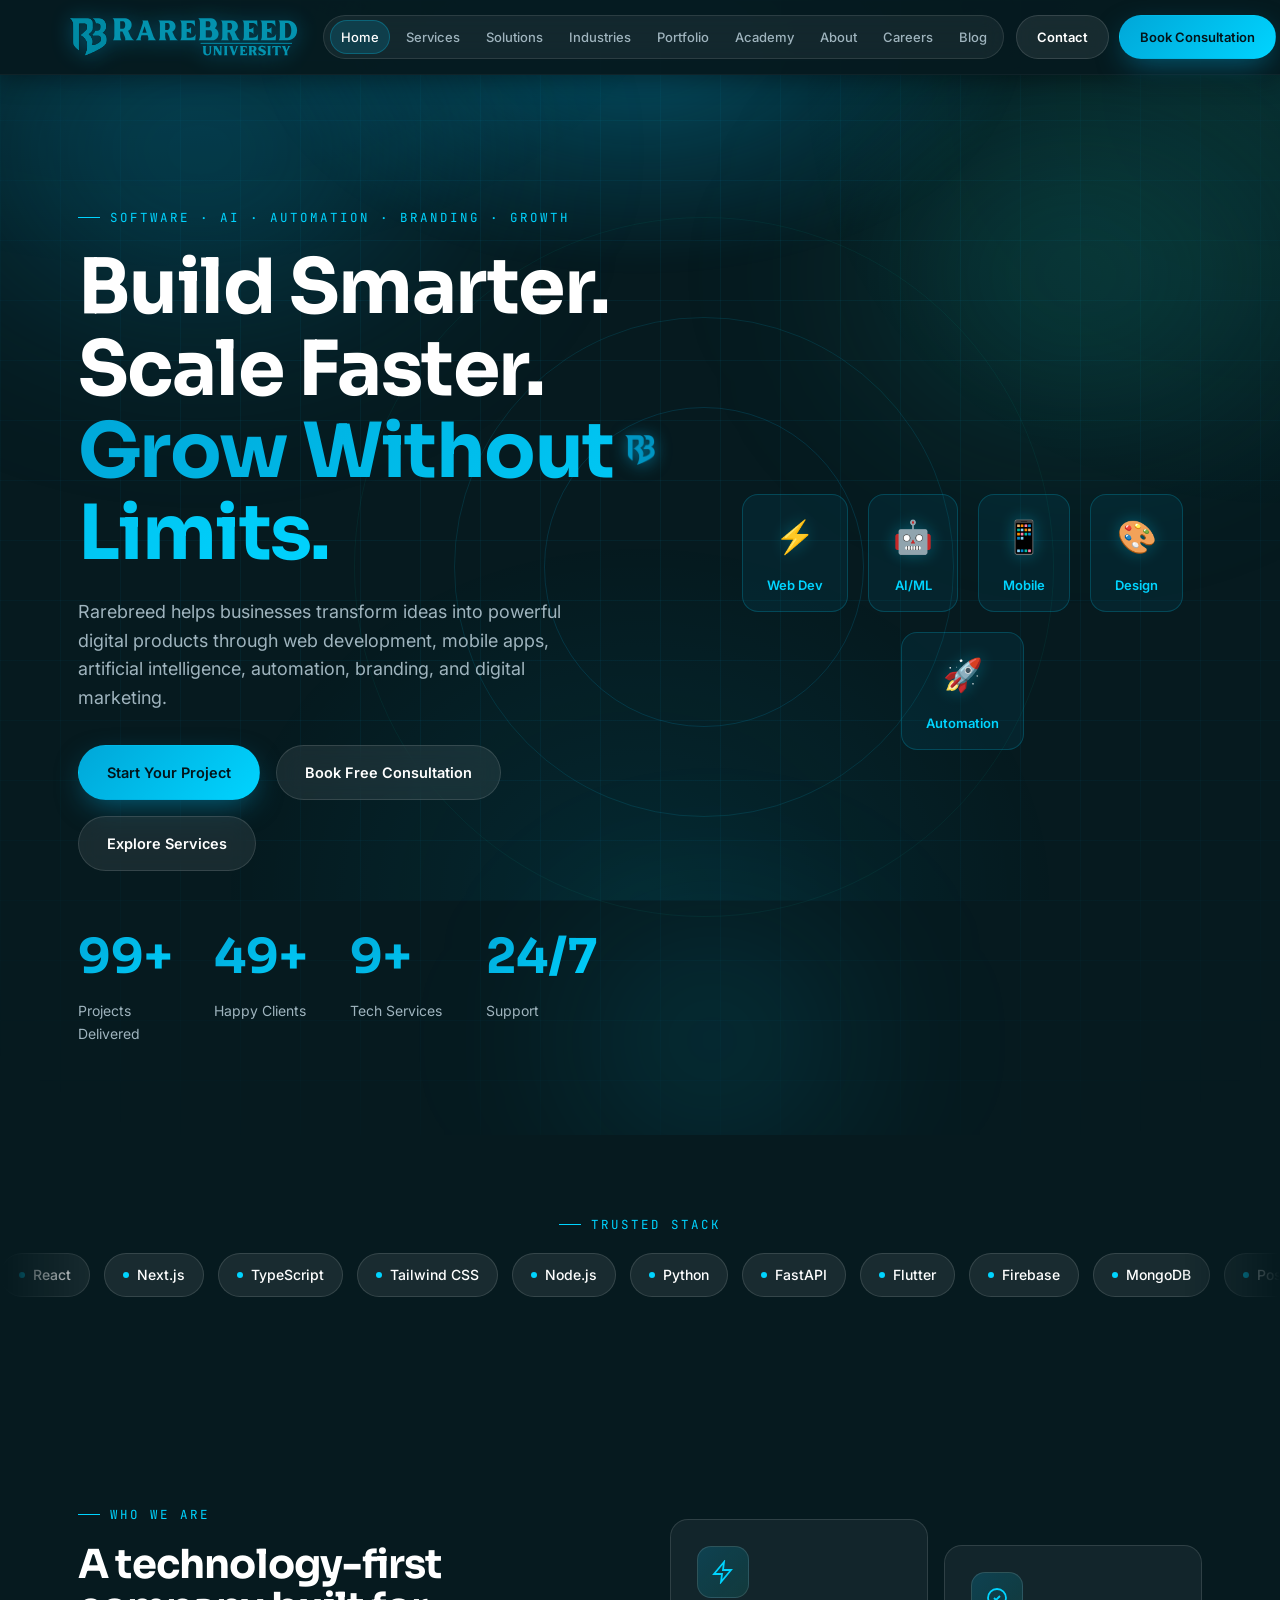
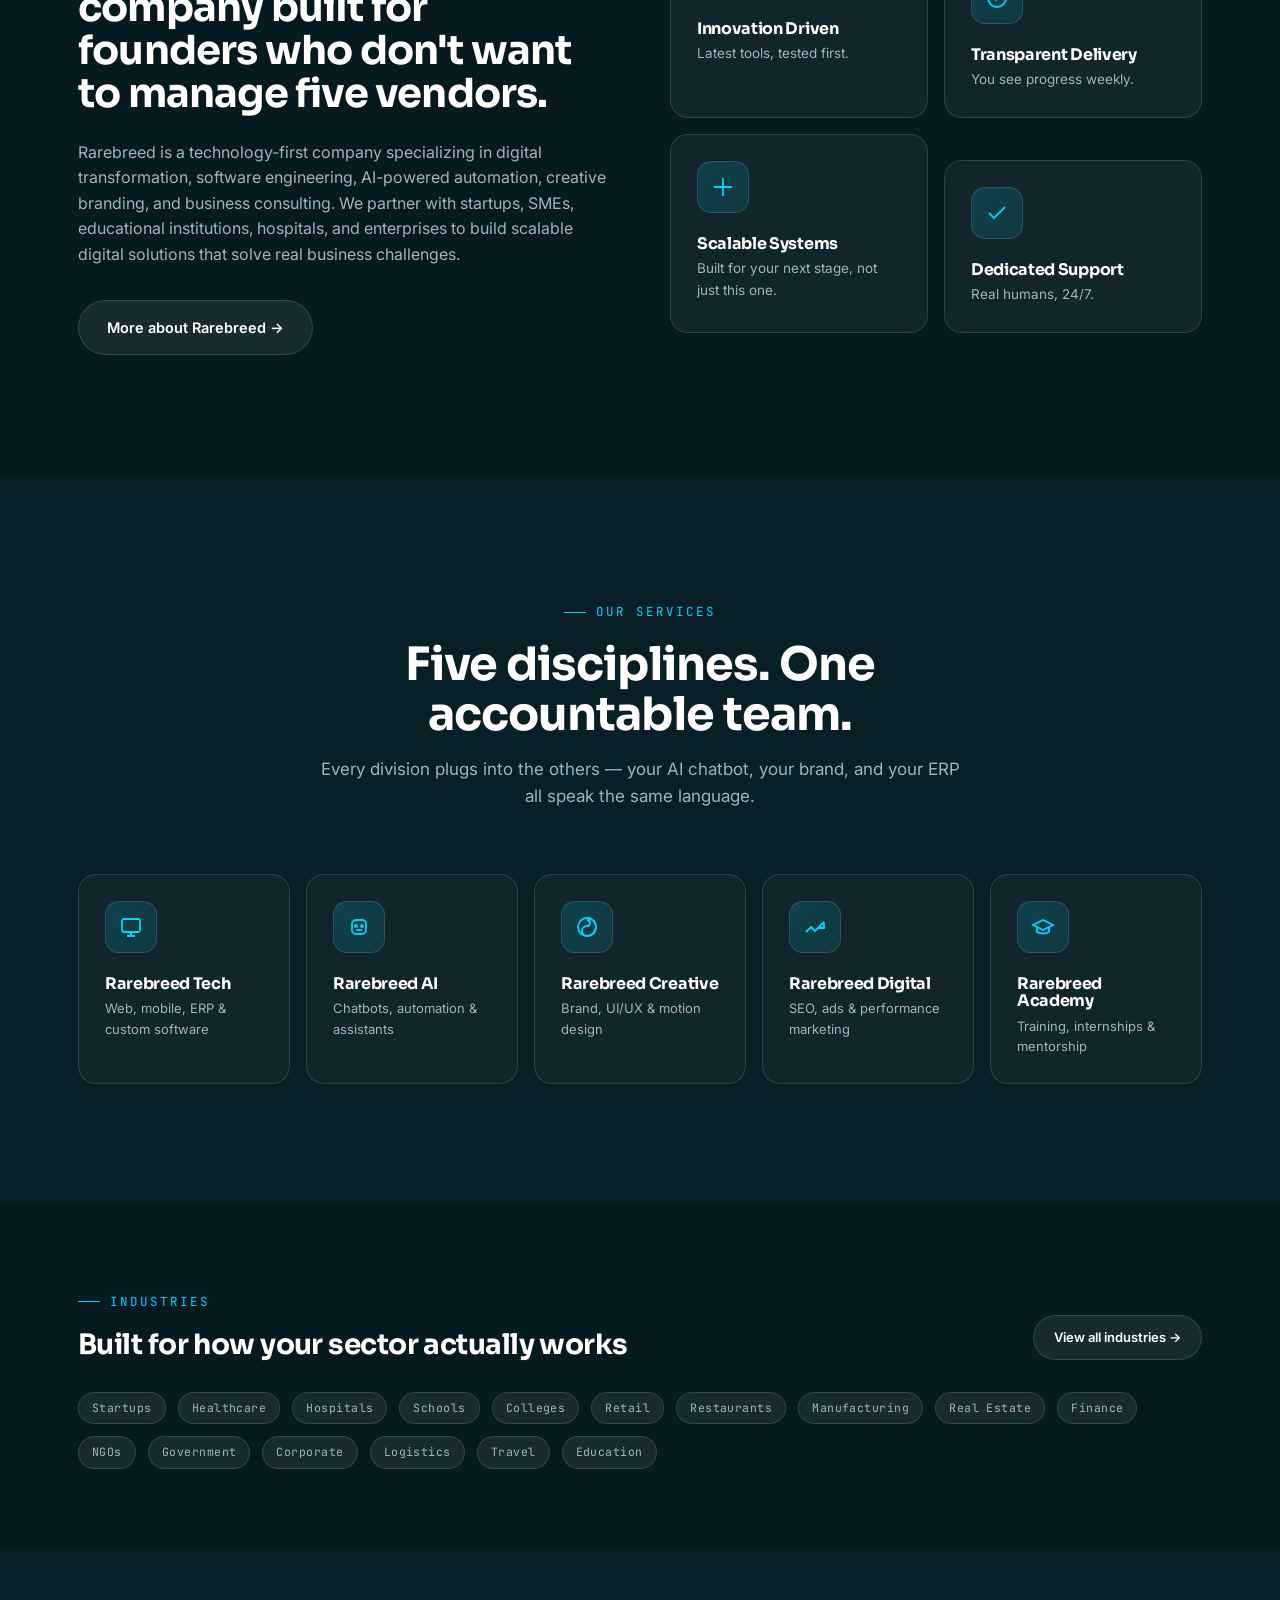
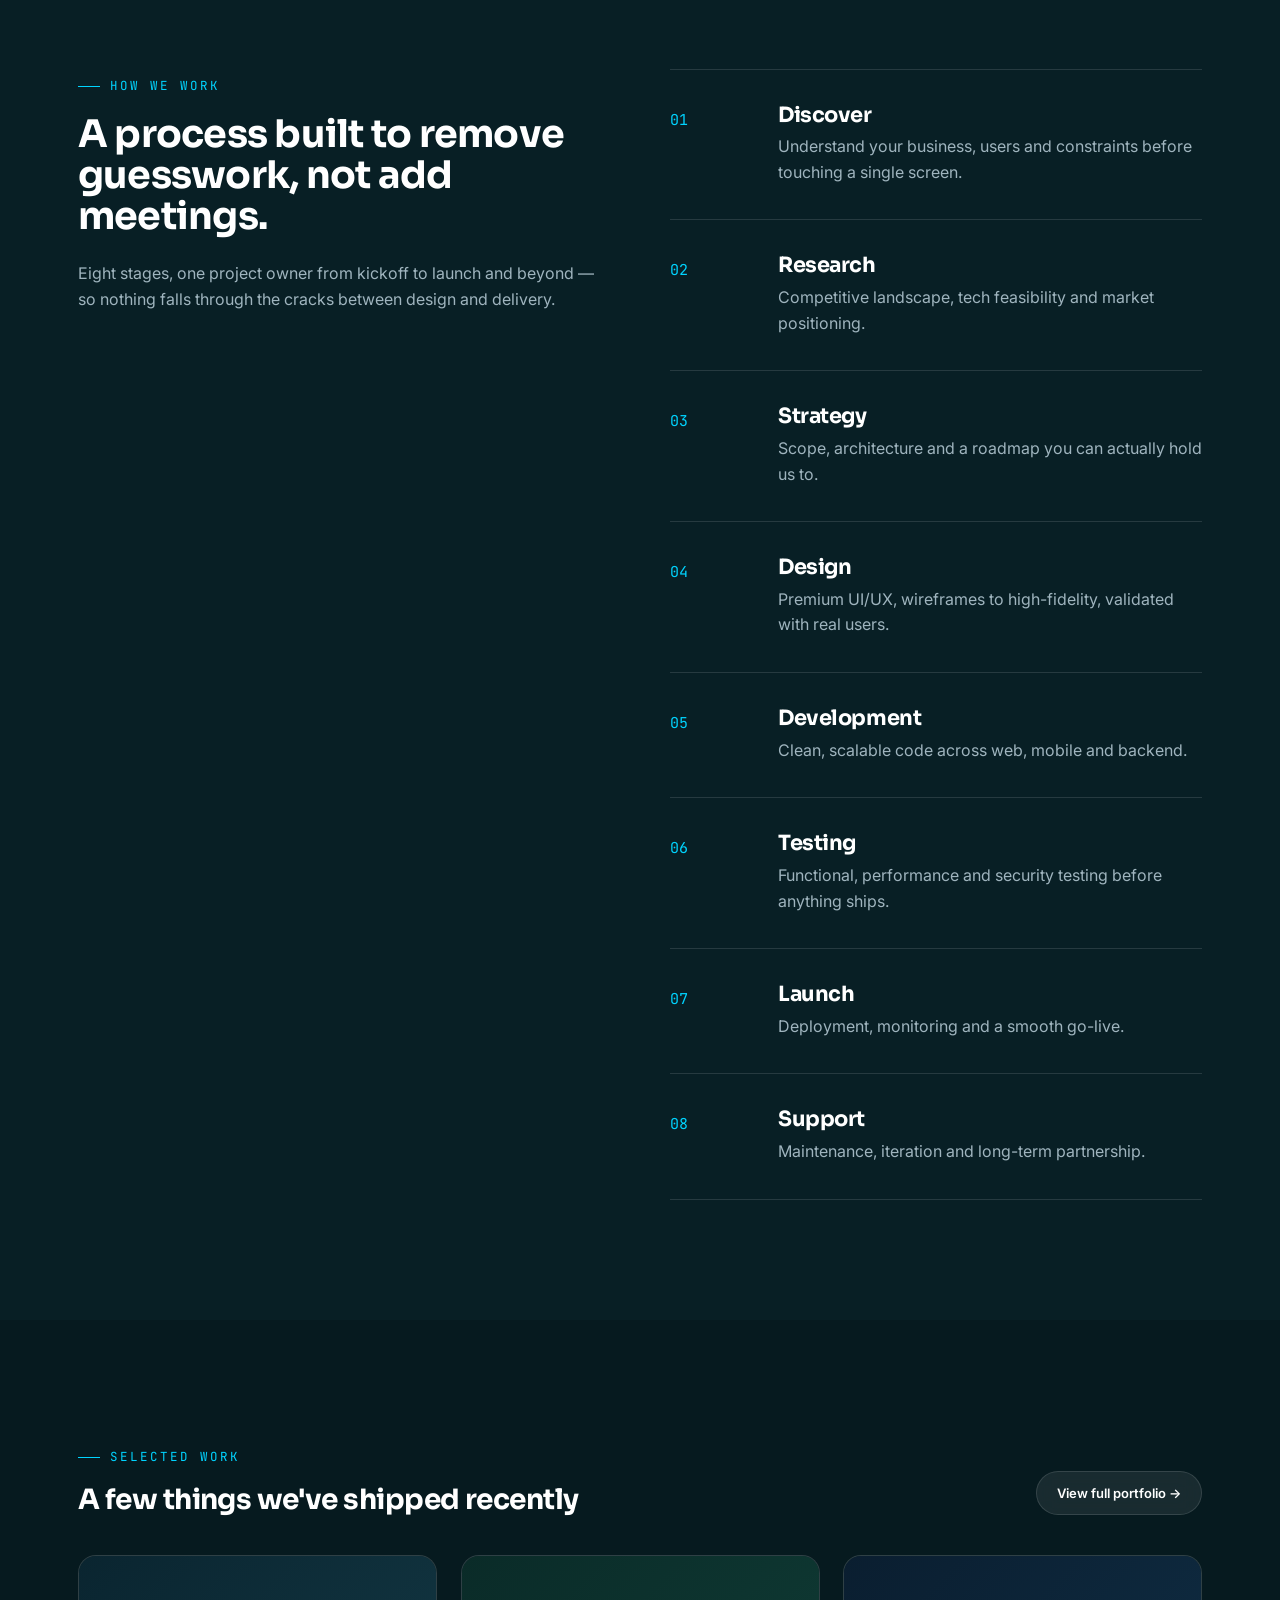
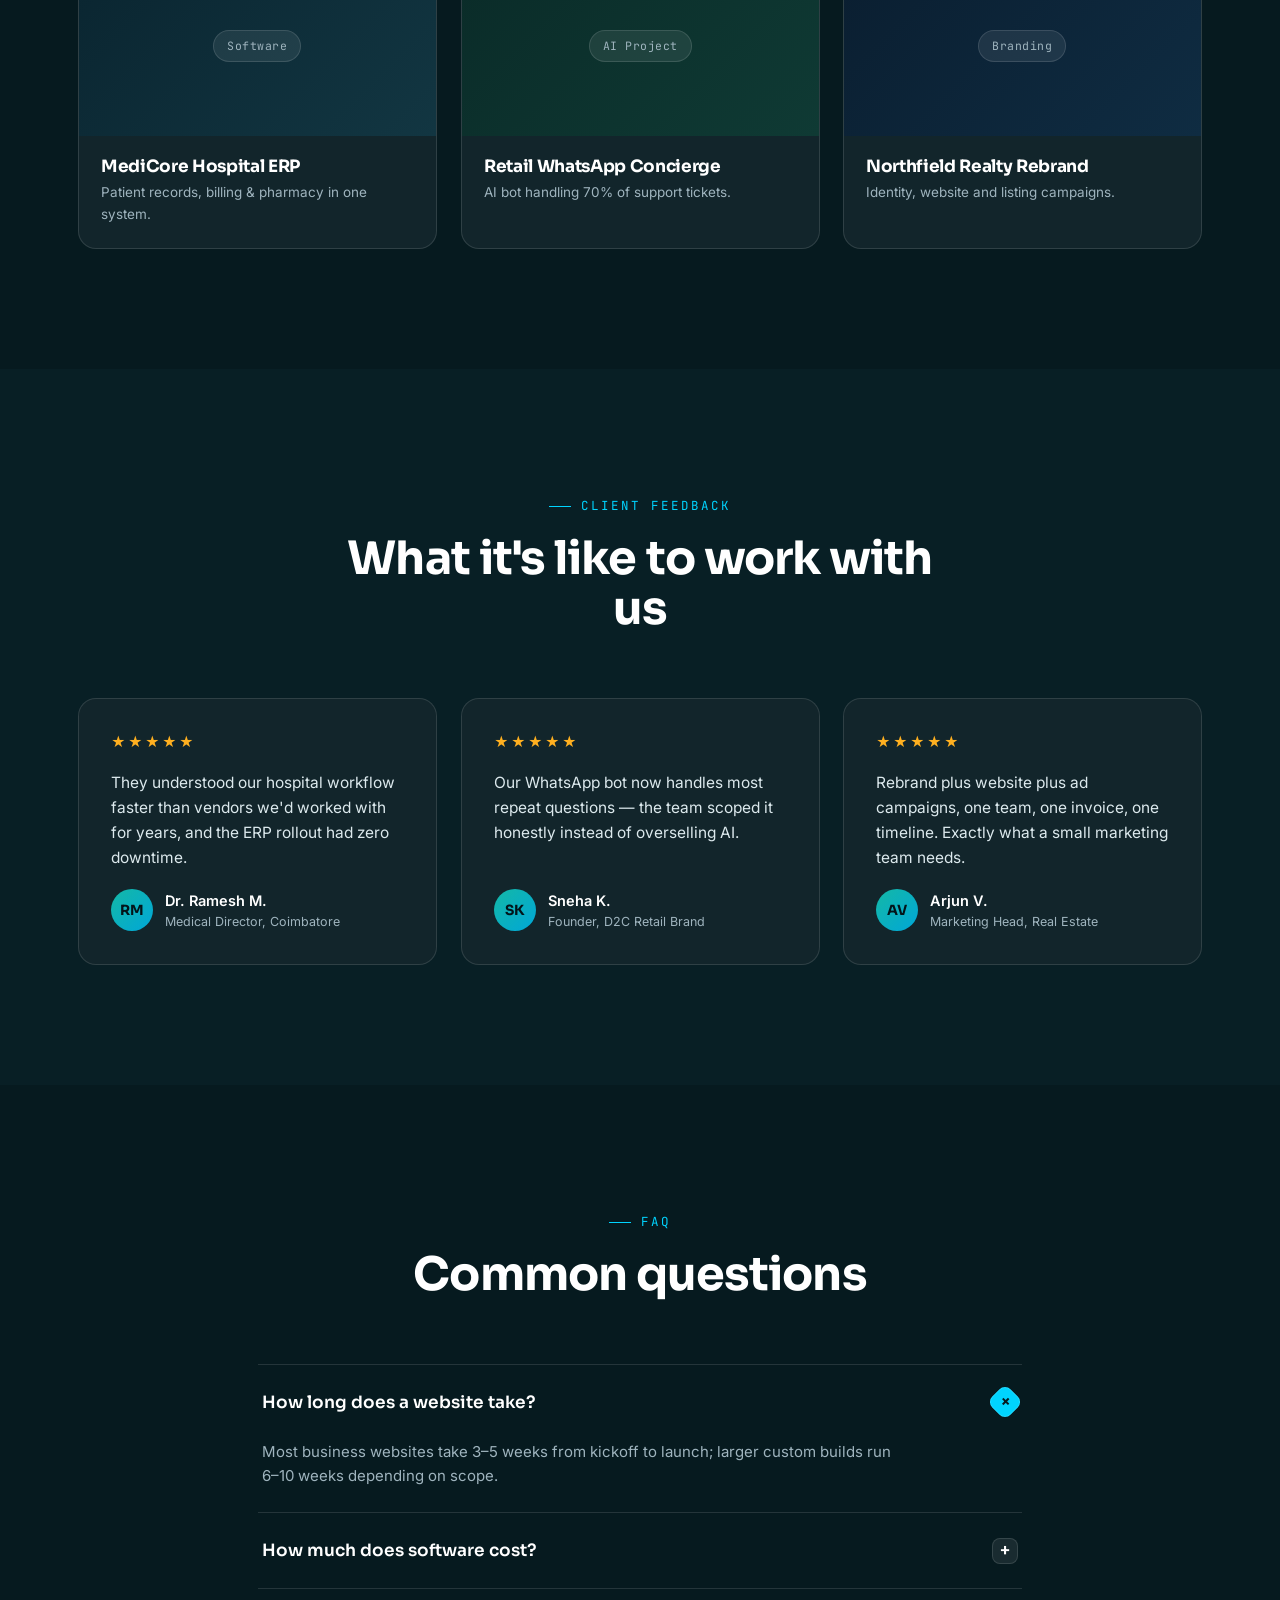
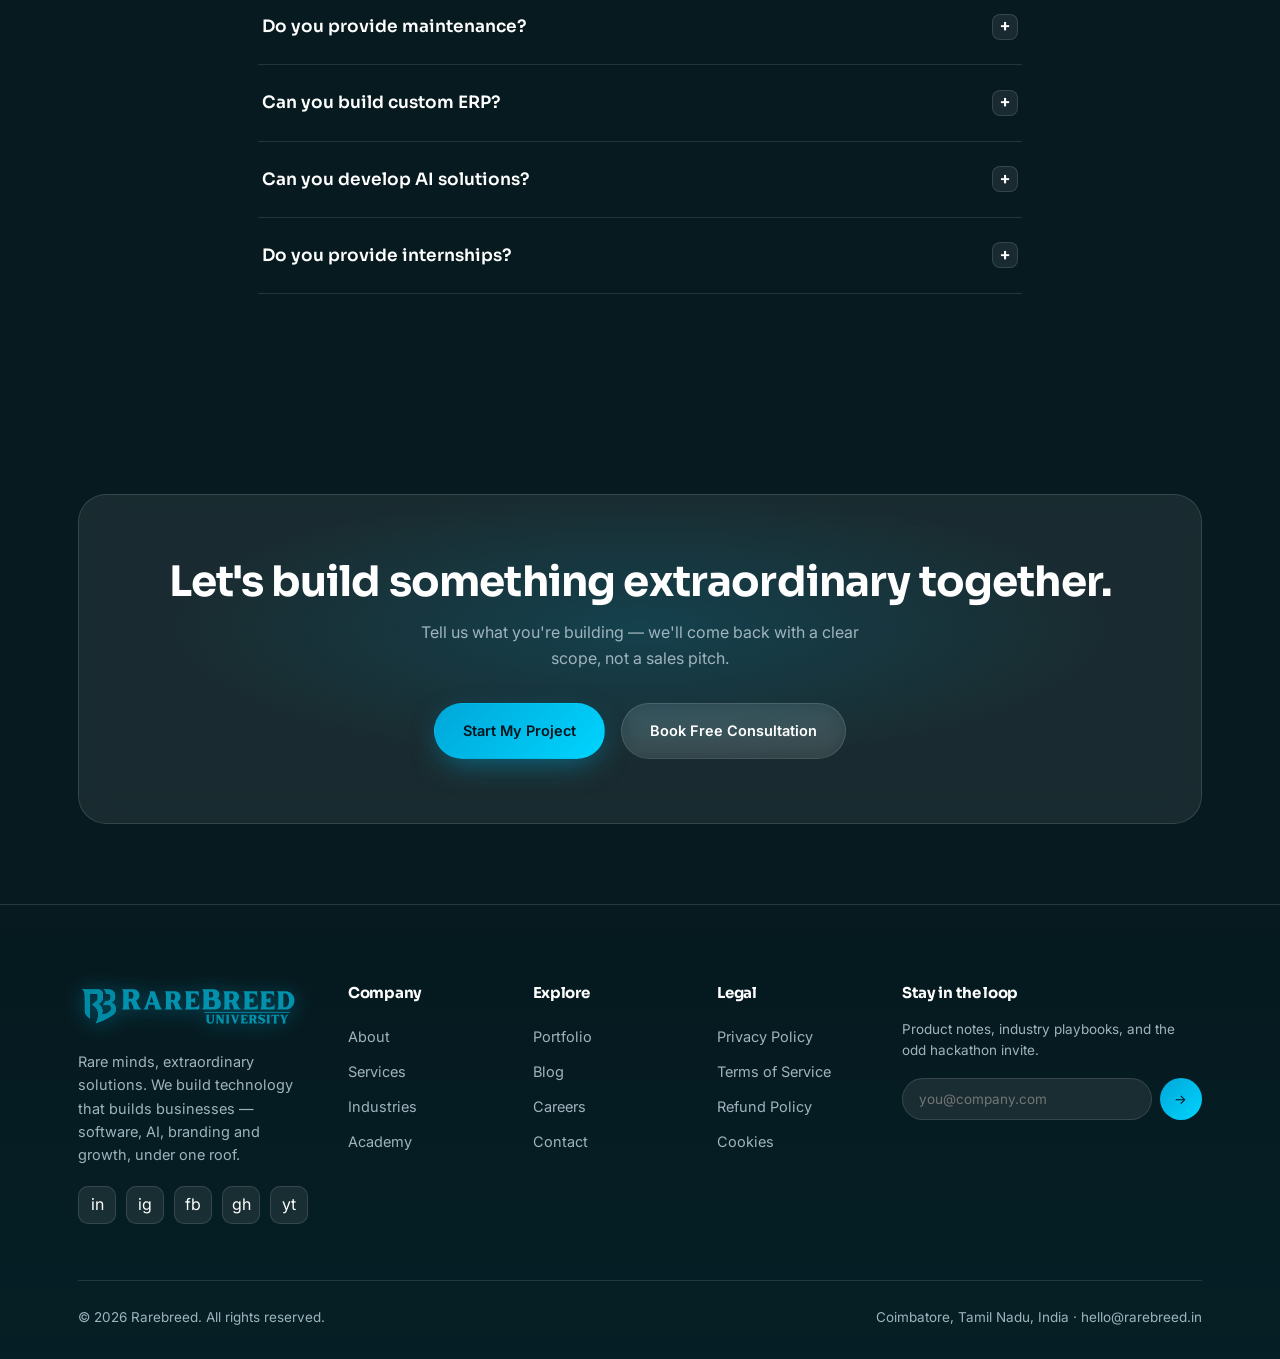
<file: index.html>
<!DOCTYPE html>
<html lang="en">
<head>
<meta charset="UTF-8">
<meta name="viewport" content="width=device-width, initial-scale=1.0">
<title>Rarebreed — Rare Minds. Extraordinary Solutions.</title>
<meta name="description" content="Rarebreed helps startups, enterprises, hospitals and institutions accelerate digital transformation through software, AI, automation, branding and marketing — under one roof.">
<link rel="preconnect" href="https://fonts.googleapis.com">
<link href="https://fonts.googleapis.com/css2?family=Sora:wght@400;500;600;700;800&family=Inter:wght@400;500;600;700&family=JetBrains+Mono:wght@400;500&display=swap" rel="stylesheet">
<link rel="stylesheet" href="assets/style.css">
<link rel="icon" type="image/png" href="assets/images/rb_logo.png">
</head>
<body>

<!-- Custom Cursor -->
<div id="custom-cursor">
  <img src="assets/images/rb_logo.png" alt="cursor" id="cursor-logo">
</div>

<header class="nav" id="nav">
  <div class="container nav-inner">
    <a href="index.html" class="brand"><img src="assets/images/Homepage-Logo.svg" alt="Rarebreed University" class="brand-logo"></a>
    <nav class="nav-links">
      <a href="index.html" class="active">Home</a>
      <a href="services.html">Services</a>
      <a href="solutions.html">Solutions</a>
      <a href="industries.html">Industries</a>
      <a href="portfolio.html">Portfolio</a>
      <a href="academy.html">Academy</a>
      <a href="about.html">About</a>
      <a href="careers.html">Careers</a>
      <a href="blog.html">Blog</a>
    </nav>
    <div class="nav-cta">
      <a href="contact.html" class="btn btn-ghost btn-sm">Contact</a>
      <a href="#" class="btn btn-primary btn-sm" data-open-popup>Book Consultation</a>
    </div>
    <button class="nav-burger" aria-label="Menu"><span></span></button>
  </div>
</header>
<div class="mobile-menu">
  <button class="mobile-close">✕</button>
  <a href="index.html">Home</a>
  <a href="services.html">Services</a>
  <a href="solutions.html">Solutions</a>
  <a href="industries.html">Industries</a>
  <a href="portfolio.html">Portfolio</a>
  <a href="academy.html">Academy</a>
  <a href="about.html">About</a>
  <a href="careers.html">Careers</a>
  <a href="blog.html">Blog</a>
  <a href="contact.html">Contact</a>
  <a href="#" class="btn btn-primary" data-open-popup>Book Free Consultation</a>
</div>

<!-- HERO -->
<section class="page-hero" style="padding-top:200px;">
  <!-- Background Layers -->
  <div class="glow"></div>
  <div class="hero-grid-mesh"></div>
  <div class="hero-aurora hero-aurora-1"></div>
  <div class="hero-aurora hero-aurora-2"></div>
  <div class="hero-aurora hero-aurora-3"></div>
  <!-- Orbiting rings (centred on right side where constellation is) -->
  <div class="hero-ring hero-ring-3"></div>
  <div class="hero-ring hero-ring-1"></div>
  <div class="hero-ring hero-ring-2"></div>
  <!-- Floating particles (injected by JS) -->
  <div class="hero-particles" id="hero-particles"></div>
  <div class="container hero-grid relative-z">
    <div>
      <span class="eyebrow">Software · AI · Automation · Branding · Growth</span>
      <h1 class="h-display">Build Smarter.<br>Scale Faster.<br><span style="background:var(--grad-primary);-webkit-background-clip:text;background-clip:text;color:transparent;">Grow Without Limits.</span></h1>
      <p class="muted mt-24" style="font-size:18px;max-width:520px;">Rarebreed helps businesses transform ideas into powerful digital products through web development, mobile apps, artificial intelligence, automation, branding, and digital marketing.</p>
      <div class="flex gap-16 mt-32" style="flex-wrap:wrap;">
        <a href="contact.html" class="btn btn-primary">Start Your Project</a>
        <a href="#" class="btn btn-ghost" data-open-popup>Book Free Consultation</a>
        <a href="services.html" class="btn btn-ghost">Explore Services</a>
      </div>

      <div class="grid grid-4 mt-48" style="max-width:520px;">
        <div class="stat"><div class="num" data-count="100" data-suffix="+">0</div><div class="label">Projects Delivered</div></div>
        <div class="stat"><div class="num" data-count="50" data-suffix="+">0</div><div class="label">Happy Clients</div></div>
        <div class="stat"><div class="num" data-count="10" data-suffix="+">0</div><div class="label">Tech Services</div></div>
        <div class="stat"><div class="num">24/7</div><div class="label">Support</div></div>
      </div>
    </div>

    <!-- Tech Stack Visualization -->
    <div class="tech-stack">
      <div class="tech-item" style="animation-delay:0s;">
        <div class="tech-icon">⚡</div>
        <div class="tech-label">Web Dev</div>
      </div>
      <div class="tech-item" style="animation-delay:0.1s;">
        <div class="tech-icon">🤖</div>
        <div class="tech-label">AI/ML</div>
      </div>
      <div class="tech-item" style="animation-delay:0.2s;">
        <div class="tech-icon">📱</div>
        <div class="tech-label">Mobile</div>
      </div>
      <div class="tech-item" style="animation-delay:0.3s;">
        <div class="tech-icon">🎨</div>
        <div class="tech-label">Design</div>
      </div>
      <div class="tech-item" style="animation-delay:0.4s;">
        <div class="tech-icon">🚀</div>
        <div class="tech-label">Automation</div>
      </div>
    </div>
  </div>
</section>

<!-- MARQUEE -->
<section class="section-tight">
  <div class="container">
    <p class="eyebrow" style="justify-content:center;display:flex;">Trusted stack</p>
  </div>
  <div class="marquee">
    <div class="marquee-track" id="stack-track">
      <!-- duplicated via inline list below, JS not required: static double list -->
      <div class="chip"><span class="dot"></span>React</div>
      <div class="chip"><span class="dot"></span>Next.js</div>
      <div class="chip"><span class="dot"></span>TypeScript</div>
      <div class="chip"><span class="dot"></span>Tailwind CSS</div>
      <div class="chip"><span class="dot"></span>Node.js</div>
      <div class="chip"><span class="dot"></span>Python</div>
      <div class="chip"><span class="dot"></span>FastAPI</div>
      <div class="chip"><span class="dot"></span>Flutter</div>
      <div class="chip"><span class="dot"></span>Firebase</div>
      <div class="chip"><span class="dot"></span>MongoDB</div>
      <div class="chip"><span class="dot"></span>PostgreSQL</div>
      <div class="chip"><span class="dot"></span>Docker</div>
      <div class="chip"><span class="dot"></span>AWS</div>
      <div class="chip"><span class="dot"></span>Azure</div>
      <div class="chip"><span class="dot"></span>OpenAI</div>
      <div class="chip"><span class="dot"></span>Claude</div>
      <div class="chip"><span class="dot"></span>Gemini</div>
      <!-- duplicate set for seamless loop -->
      <div class="chip"><span class="dot"></span>React</div>
      <div class="chip"><span class="dot"></span>Next.js</div>
      <div class="chip"><span class="dot"></span>TypeScript</div>
      <div class="chip"><span class="dot"></span>Tailwind CSS</div>
      <div class="chip"><span class="dot"></span>Node.js</div>
      <div class="chip"><span class="dot"></span>Python</div>
      <div class="chip"><span class="dot"></span>FastAPI</div>
      <div class="chip"><span class="dot"></span>Flutter</div>
      <div class="chip"><span class="dot"></span>Firebase</div>
      <div class="chip"><span class="dot"></span>MongoDB</div>
      <div class="chip"><span class="dot"></span>PostgreSQL</div>
      <div class="chip"><span class="dot"></span>Docker</div>
      <div class="chip"><span class="dot"></span>AWS</div>
      <div class="chip"><span class="dot"></span>Azure</div>
      <div class="chip"><span class="dot"></span>OpenAI</div>
      <div class="chip"><span class="dot"></span>Claude</div>
      <div class="chip"><span class="dot"></span>Gemini</div>
    </div>
  </div>
</section>

<!-- ABOUT TEASER -->
<section class="section">
  <div class="container grid grid-2" style="align-items:center;gap:60px;">
    <div class="reveal">
      <span class="eyebrow">Who we are</span>
      <h2 style="font-size:clamp(28px,3.4vw,40px);">A technology-first company built for founders who don't want to manage five vendors.</h2>
      <p class="muted mt-24">Rarebreed is a technology-first company specializing in digital transformation, software engineering, AI-powered automation, creative branding, and business consulting. We partner with startups, SMEs, educational institutions, hospitals, and enterprises to build scalable digital solutions that solve real business challenges.</p>
      <a href="about.html" class="btn btn-ghost mt-32">More about Rarebreed →</a>
    </div>
    <div class="grid grid-2 gap-16 reveal reveal-delay-1">
      <div class="card tilt" style="padding:26px;">
        <div class="icon-tile"><svg viewBox="0 0 24 24" fill="none" stroke="currentColor" stroke-width="1.8"><path d="M13 2 3 14h8l-1 8 10-12h-8l1-8z"/></svg></div>
        <h3 style="font-size:16px;">Innovation Driven</h3><p class="muted" style="font-size:13.5px;margin-top:6px;">Latest tools, tested first.</p>
      </div>
      <div class="card tilt" style="padding:26px;margin-top:26px;">
        <div class="icon-tile"><svg viewBox="0 0 24 24" fill="none" stroke="currentColor" stroke-width="1.8"><circle cx="12" cy="12" r="9"/><path d="M9 12l2 2 4-4"/></svg></div>
        <h3 style="font-size:16px;">Transparent Delivery</h3><p class="muted" style="font-size:13.5px;margin-top:6px;">You see progress weekly.</p>
      </div>
      <div class="card tilt" style="padding:26px;">
        <div class="icon-tile"><svg viewBox="0 0 24 24" fill="none" stroke="currentColor" stroke-width="1.8"><path d="M12 3v18M3 12h18"/></svg></div>
        <h3 style="font-size:16px;">Scalable Systems</h3><p class="muted" style="font-size:13.5px;margin-top:6px;">Built for your next stage, not just this one.</p>
      </div>
      <div class="card tilt" style="padding:26px;margin-top:26px;">
        <div class="icon-tile"><svg viewBox="0 0 24 24" fill="none" stroke="currentColor" stroke-width="1.8"><path d="M20 6 9 17l-5-5"/></svg></div>
        <h3 style="font-size:16px;">Dedicated Support</h3><p class="muted" style="font-size:13.5px;margin-top:6px;">Real humans, 24/7.</p>
      </div>
    </div>
  </div>
</section>

<!-- 5 DIVISIONS -->
<section class="section" style="background:var(--bg-2);">
  <div class="container">
    <div class="section-head center reveal">
      <span class="eyebrow" style="justify-content:center;">Our services</span>
      <h2>Five disciplines. One accountable team.</h2>
      <p class="muted">Every division plugs into the others — your AI chatbot, your brand, and your ERP all speak the same language.</p>
    </div>
    <div class="grid grid-5 gap-16">
      <a href="services.html#tech" class="card tilt reveal" style="padding:26px;">
        <div class="icon-tile"><svg viewBox="0 0 24 24" fill="none" stroke="currentColor" stroke-width="1.8"><rect x="3" y="4" width="18" height="13" rx="2"/><path d="M8 21h8M12 17v4"/></svg></div>
        <h3 style="font-size:16px;">Rarebreed Tech</h3><p class="muted" style="font-size:13px;margin-top:6px;">Web, mobile, ERP & custom software</p>
      </a>
      <a href="services.html#ai" class="card tilt reveal reveal-delay-1" style="padding:26px;">
        <div class="icon-tile"><svg viewBox="0 0 24 24" fill="none" stroke="currentColor" stroke-width="1.8"><rect x="5" y="5" width="14" height="14" rx="4"/><circle cx="9" cy="11" r="1"/><circle cx="15" cy="11" r="1"/><path d="M9 15h6"/></svg></div>
        <h3 style="font-size:16px;">Rarebreed AI</h3><p class="muted" style="font-size:13px;margin-top:6px;">Chatbots, automation & assistants</p>
      </a>
      <a href="services.html#creative" class="card tilt reveal reveal-delay-2" style="padding:26px;">
        <div class="icon-tile"><svg viewBox="0 0 24 24" fill="none" stroke="currentColor" stroke-width="1.8"><circle cx="12" cy="12" r="9"/><path d="M12 3a9 9 0 0 1 0 18 5 5 0 0 1 0-10 3 3 0 0 0 0-6"/></svg></div>
        <h3 style="font-size:16px;">Rarebreed Creative</h3><p class="muted" style="font-size:13px;margin-top:6px;">Brand, UI/UX & motion design</p>
      </a>
      <a href="services.html#digital" class="card tilt reveal reveal-delay-3" style="padding:26px;">
        <div class="icon-tile"><svg viewBox="0 0 24 24" fill="none" stroke="currentColor" stroke-width="1.8"><path d="M3 17l5-5 4 4 9-9M21 7v6h-6"/></svg></div>
        <h3 style="font-size:16px;">Rarebreed Digital</h3><p class="muted" style="font-size:13px;margin-top:6px;">SEO, ads & performance marketing</p>
      </a>
      <a href="academy.html" class="card tilt reveal reveal-delay-4" style="padding:26px;">
        <div class="icon-tile"><svg viewBox="0 0 24 24" fill="none" stroke="currentColor" stroke-width="1.8"><path d="M22 10 12 5 2 10l10 5 10-5Z"/><path d="M6 12v5c3 2 9 2 12 0v-5"/></svg></div>
        <h3 style="font-size:16px;">Rarebreed Academy</h3><p class="muted" style="font-size:13px;margin-top:6px;">Training, internships & mentorship</p>
      </a>
    </div>
  </div>
</section>

<!-- INDUSTRIES STRIP -->
<section class="section-tight">
  <div class="container">
    <div class="flex between reveal" style="align-items:flex-end;flex-wrap:wrap;gap:16px;">
      <div><span class="eyebrow">Industries</span><h2 style="font-size:28px;">Built for how your sector actually works</h2></div>
      <a href="industries.html" class="btn btn-ghost btn-sm">View all industries →</a>
    </div>
    <div class="flex gap-12 mt-32 reveal" style="flex-wrap:wrap;">
      <span class="tag">Startups</span><span class="tag">Healthcare</span><span class="tag">Hospitals</span><span class="tag">Schools</span><span class="tag">Colleges</span><span class="tag">Retail</span><span class="tag">Restaurants</span><span class="tag">Manufacturing</span><span class="tag">Real Estate</span><span class="tag">Finance</span><span class="tag">NGOs</span><span class="tag">Government</span><span class="tag">Corporate</span><span class="tag">Logistics</span><span class="tag">Travel</span><span class="tag">Education</span>
    </div>
  </div>
</section>

<!-- PROCESS -->
<section class="section" style="background:var(--bg-2);">
  <div class="container grid grid-2" style="gap:60px;">
    <div class="reveal">
      <span class="eyebrow">How we work</span>
      <h2 style="font-size:clamp(28px,3.4vw,38px);">A process built to remove guesswork, not add meetings.</h2>
      <p class="muted mt-24">Eight stages, one project owner from kickoff to launch and beyond — so nothing falls through the cracks between design and delivery.</p>
    </div>
    <div class="reveal reveal-delay-1">
      <div class="process-row"><div class="process-num">01</div><div><h3>Discover</h3><p>Understand your business, users and constraints before touching a single screen.</p></div></div>
      <div class="process-row"><div class="process-num">02</div><div><h3>Research</h3><p>Competitive landscape, tech feasibility and market positioning.</p></div></div>
      <div class="process-row"><div class="process-num">03</div><div><h3>Strategy</h3><p>Scope, architecture and a roadmap you can actually hold us to.</p></div></div>
      <div class="process-row"><div class="process-num">04</div><div><h3>Design</h3><p>Premium UI/UX, wireframes to high-fidelity, validated with real users.</p></div></div>
      <div class="process-row"><div class="process-num">05</div><div><h3>Development</h3><p>Clean, scalable code across web, mobile and backend.</p></div></div>
      <div class="process-row"><div class="process-num">06</div><div><h3>Testing</h3><p>Functional, performance and security testing before anything ships.</p></div></div>
      <div class="process-row"><div class="process-num">07</div><div><h3>Launch</h3><p>Deployment, monitoring and a smooth go-live.</p></div></div>
      <div class="process-row"><div class="process-num">08</div><div><h3>Support</h3><p>Maintenance, iteration and long-term partnership.</p></div></div>
    </div>
  </div>
</section>

<!-- PORTFOLIO TEASER -->
<section class="section">
  <div class="container">
    <div class="flex between reveal" style="align-items:flex-end;flex-wrap:wrap;gap:16px;margin-bottom:40px;">
      <div><span class="eyebrow">Selected work</span><h2 style="font-size:28px;">A few things we've shipped recently</h2></div>
      <a href="portfolio.html" class="btn btn-ghost btn-sm">View full portfolio →</a>
    </div>
    <div class="grid grid-3">
      <div class="card tilt reveal" style="overflow:hidden;">
        <div style="height:180px;background:linear-gradient(135deg,#0a2530,#123642);display:flex;align-items:center;justify-content:center;"><span class="tag">Software</span></div>
        <div style="padding:22px;"><h3 style="font-size:17px;">MediCore Hospital ERP</h3><p class="muted" style="font-size:13.5px;margin-top:6px;">Patient records, billing & pharmacy in one system.</p></div>
      </div>
      <div class="card tilt reveal reveal-delay-1" style="overflow:hidden;">
        <div style="height:180px;background:linear-gradient(135deg,#0a2b28,#0f3a34);display:flex;align-items:center;justify-content:center;"><span class="tag">AI Project</span></div>
        <div style="padding:22px;"><h3 style="font-size:17px;">Retail WhatsApp Concierge</h3><p class="muted" style="font-size:13.5px;margin-top:6px;">AI bot handling 70% of support tickets.</p></div>
      </div>
      <div class="card tilt reveal reveal-delay-2" style="overflow:hidden;">
        <div style="height:180px;background:linear-gradient(135deg,#0a1e30,#0f2c42);display:flex;align-items:center;justify-content:center;"><span class="tag">Branding</span></div>
        <div style="padding:22px;"><h3 style="font-size:17px;">Northfield Realty Rebrand</h3><p class="muted" style="font-size:13.5px;margin-top:6px;">Identity, website and listing campaigns.</p></div>
      </div>
    </div>
  </div>
</section>

<!-- TESTIMONIALS -->
<section class="section" style="background:var(--bg-2);">
  <div class="container">
    <div class="section-head center reveal">
      <span class="eyebrow" style="justify-content:center;">Client feedback</span>
      <h2>What it's like to work with us</h2>
    </div>
    <div class="grid grid-3">
      <div class="card testi-card tilt reveal"><div class="stars">★★★★★</div><p class="testi-quote">They understood our hospital workflow faster than vendors we'd worked with for years, and the ERP rollout had zero downtime.</p><div class="testi-person"><div class="avatar">RM</div><div><div class="name">Dr. Ramesh M.</div><div class="role">Medical Director, Coimbatore</div></div></div></div>
      <div class="card testi-card tilt reveal reveal-delay-1"><div class="stars">★★★★★</div><p class="testi-quote">Our WhatsApp bot now handles most repeat questions — the team scoped it honestly instead of overselling AI.</p><div class="testi-person"><div class="avatar">SK</div><div><div class="name">Sneha K.</div><div class="role">Founder, D2C Retail Brand</div></div></div></div>
      <div class="card testi-card tilt reveal reveal-delay-2"><div class="stars">★★★★★</div><p class="testi-quote">Rebrand plus website plus ad campaigns, one team, one invoice, one timeline. Exactly what a small marketing team needs.</p><div class="testi-person"><div class="avatar">AV</div><div><div class="name">Arjun V.</div><div class="role">Marketing Head, Real Estate</div></div></div></div>
    </div>
  </div>
</section>

<!-- FAQ -->
<section class="section">
  <div class="container" style="max-width:820px;">
    <div class="section-head center reveal">
      <span class="eyebrow" style="justify-content:center;">FAQ</span>
      <h2>Common questions</h2>
    </div>
    <div class="reveal">
      <div class="acc-item open"><div class="acc-q">How long does a website take?<span class="plus">+</span></div><div class="acc-a"><div class="acc-a-inner">Most business websites take 3–5 weeks from kickoff to launch; larger custom builds run 6–10 weeks depending on scope.</div></div></div>
      <div class="acc-item"><div class="acc-q">How much does software cost?<span class="plus">+</span></div><div class="acc-a"><div class="acc-a-inner">It depends on scope — a landing page starts far lower than a hospital ERP. Use our project estimator on the Contact page for a quick range.</div></div></div>
      <div class="acc-item"><div class="acc-q">Do you provide maintenance?<span class="plus">+</span></div><div class="acc-a"><div class="acc-a-inner">Yes — hosting, updates, monitoring and support plans are available for every product we build.</div></div></div>
      <div class="acc-item"><div class="acc-q">Can you build custom ERP?<span class="plus">+</span></div><div class="acc-a"><div class="acc-a-inner">Yes, including School ERP, Hospital ERP, CRM, billing, inventory and POS systems tailored to your workflow.</div></div></div>
      <div class="acc-item"><div class="acc-q">Can you develop AI solutions?<span class="plus">+</span></div><div class="acc-a"><div class="acc-a-inner">Yes — chatbots, workflow automation, OpenAI/Claude/Gemini integrations and predictive analytics are all part of Rarebreed AI.</div></div></div>
      <div class="acc-item"><div class="acc-q">Do you provide internships?<span class="plus">+</span></div><div class="acc-a"><div class="acc-a-inner">Yes, through Rarebreed Academy — see our Careers page for open internship tracks.</div></div></div>
    </div>
  </div>
</section>

<!-- CTA -->
<section class="section-tight">
  <div class="container">
    <div class="glass reveal" style="padding:64px;border-radius:var(--radius-lg);text-align:center;position:relative;overflow:hidden;">
      <div style="position:absolute;inset:0;background:var(--grad-glow);opacity:.5;pointer-events:none;"></div>
      <div style="position:relative;">
        <h2 style="font-size:clamp(26px,3.6vw,42px);">Let's build something extraordinary together.</h2>
        <p class="muted mt-16" style="max-width:480px;margin:16px auto 0;">Tell us what you're building — we'll come back with a clear scope, not a sales pitch.</p>
        <div class="flex center gap-16 mt-32" style="flex-wrap:wrap;">
          <a href="contact.html" class="btn btn-primary">Start My Project</a>
          <a href="#" class="btn btn-ghost" data-open-popup>Book Free Consultation</a>
        </div>
      </div>
    </div>
  </div>
</section>

<footer class="footer">
  <div class="container">
    <div class="footer-top">
      <div class="footer-brand">
        <a href="index.html" class="brand"><img src="assets/images/Homepage-Logo.svg" alt="Rarebreed University" class="brand-logo"></a>
        <p>Rare minds, extraordinary solutions. We build technology that builds businesses — software, AI, branding and growth, under one roof.</p>
        <div class="social-row">
          <a href="#" aria-label="LinkedIn">in</a><a href="#" aria-label="Instagram">ig</a><a href="#" aria-label="Facebook">fb</a><a href="#" aria-label="GitHub">gh</a><a href="#" aria-label="YouTube">yt</a>
        </div>
      </div>
      <div class="footer-col"><h4>Company</h4><a href="about.html">About</a><a href="services.html">Services</a><a href="industries.html">Industries</a><a href="academy.html">Academy</a></div>
      <div class="footer-col"><h4>Explore</h4><a href="portfolio.html">Portfolio</a><a href="blog.html">Blog</a><a href="careers.html">Careers</a><a href="contact.html">Contact</a></div>
      <div class="footer-col"><h4>Legal</h4><a href="#">Privacy Policy</a><a href="#">Terms of Service</a><a href="#">Refund Policy</a><a href="#">Cookies</a></div>
      <div class="footer-col">
        <h4>Stay in the loop</h4>
        <p class="muted" style="font-size:13.5px;">Product notes, industry playbooks, and the odd hackathon invite.</p>
        <form class="newsletter" data-fake-submit><input type="email" placeholder="you@company.com" required><button type="submit" aria-label="Subscribe">→</button></form>
      </div>
    </div>
    <div class="footer-bottom">
      <p>© <span class="cur-year"></span> Rarebreed. All rights reserved.</p>
      <p>Coimbatore, Tamil Nadu, India · hello@rarebreed.in</p>
    </div>
  </div>
</footer>



<div class="popup-overlay" id="consult-popup">
  <div class="popup-card glass">
    <button class="popup-close" aria-label="Close">✕</button>
    <span class="eyebrow">Free consultation</span>
    <h3 style="font-size:24px;margin-bottom:8px;">Let's scope your project</h3>
    <p class="muted" style="font-size:14px;margin-bottom:20px;">30 minutes, no pitch deck — just your goals and an honest read on scope, timeline and budget.</p>
    <form data-fake-submit>
      <div class="field"><label>Full name</label><input type="text" required></div>
      <div class="field"><label>WhatsApp / phone</label><input type="tel" required></div>
      <div class="field"><label>What are you building?</label><input type="text" placeholder="e.g. Hospital ERP, AI chatbot..."></div>
      <button type="submit" class="btn btn-primary btn-block mt-8">Book Free Consultation</button>
    </form>
  </div>
</div>

<script src="assets/script.js"></script>
</body>
</html>
</file>
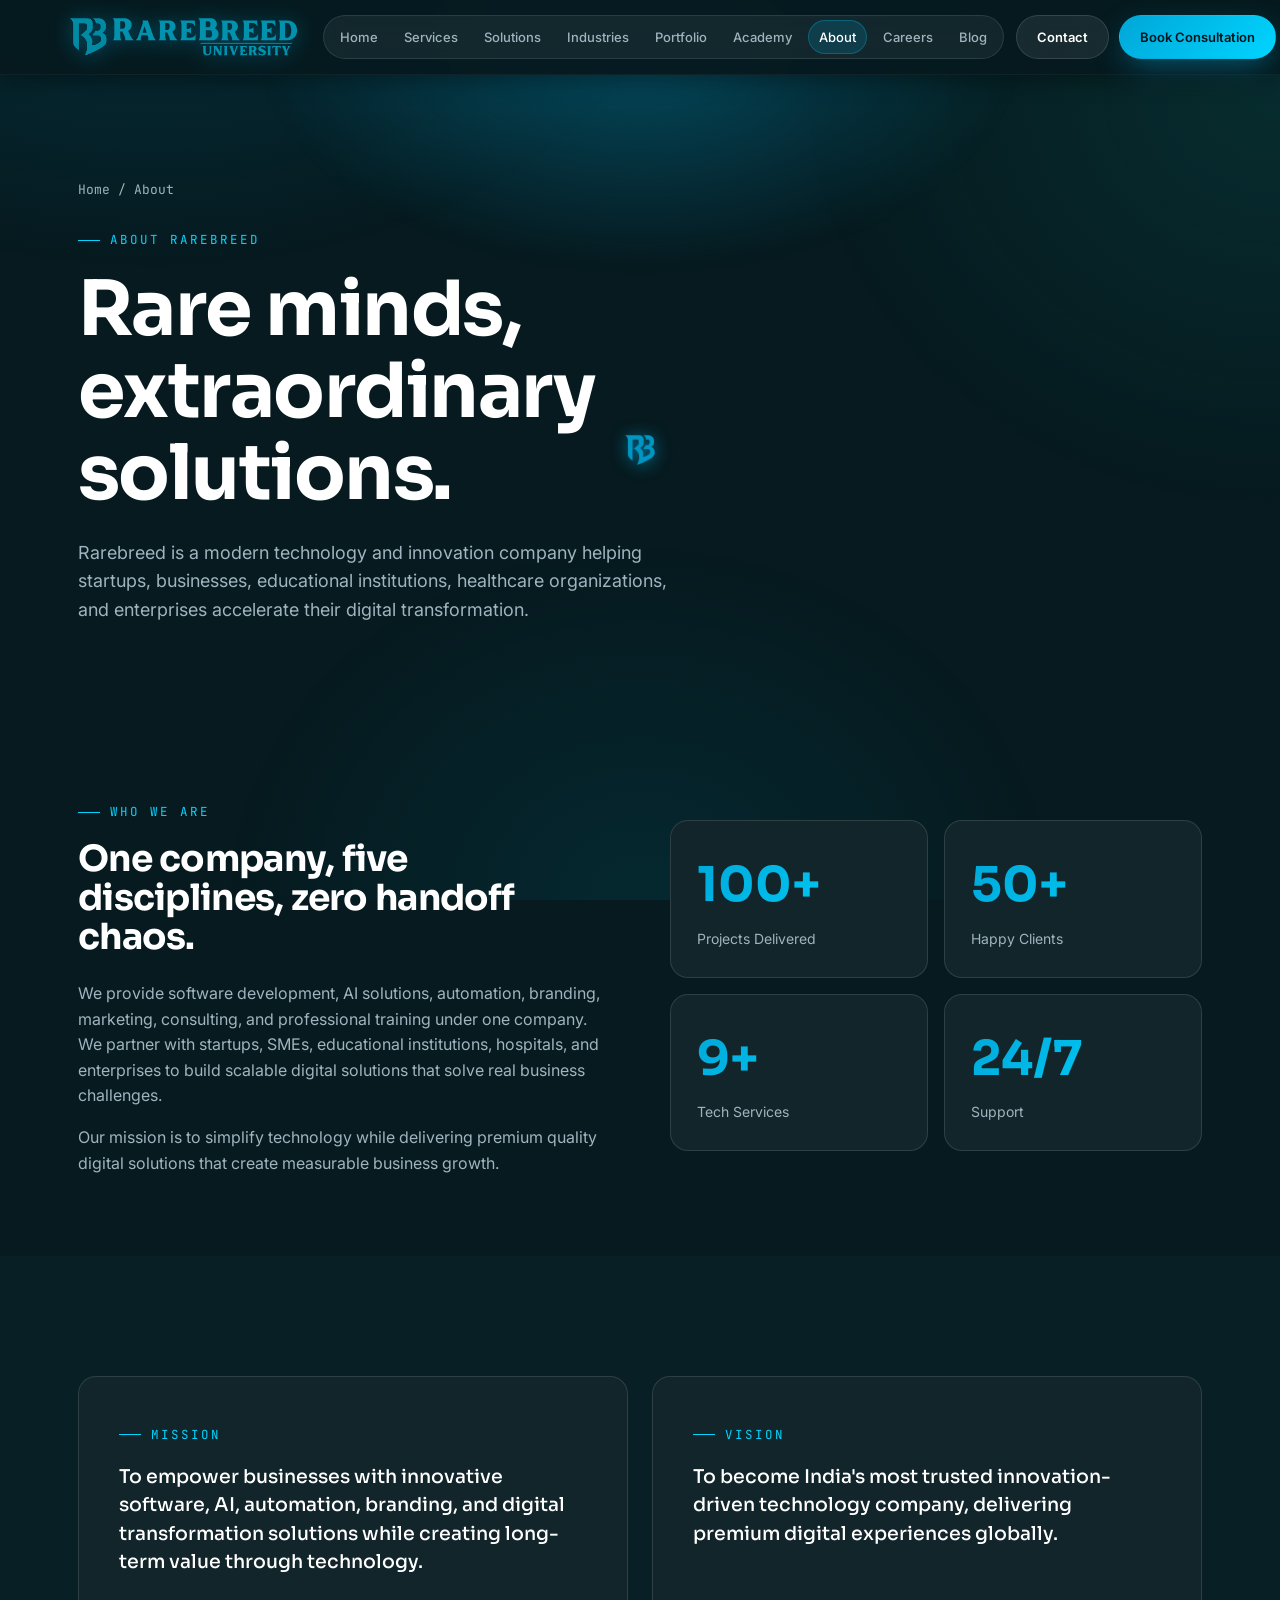
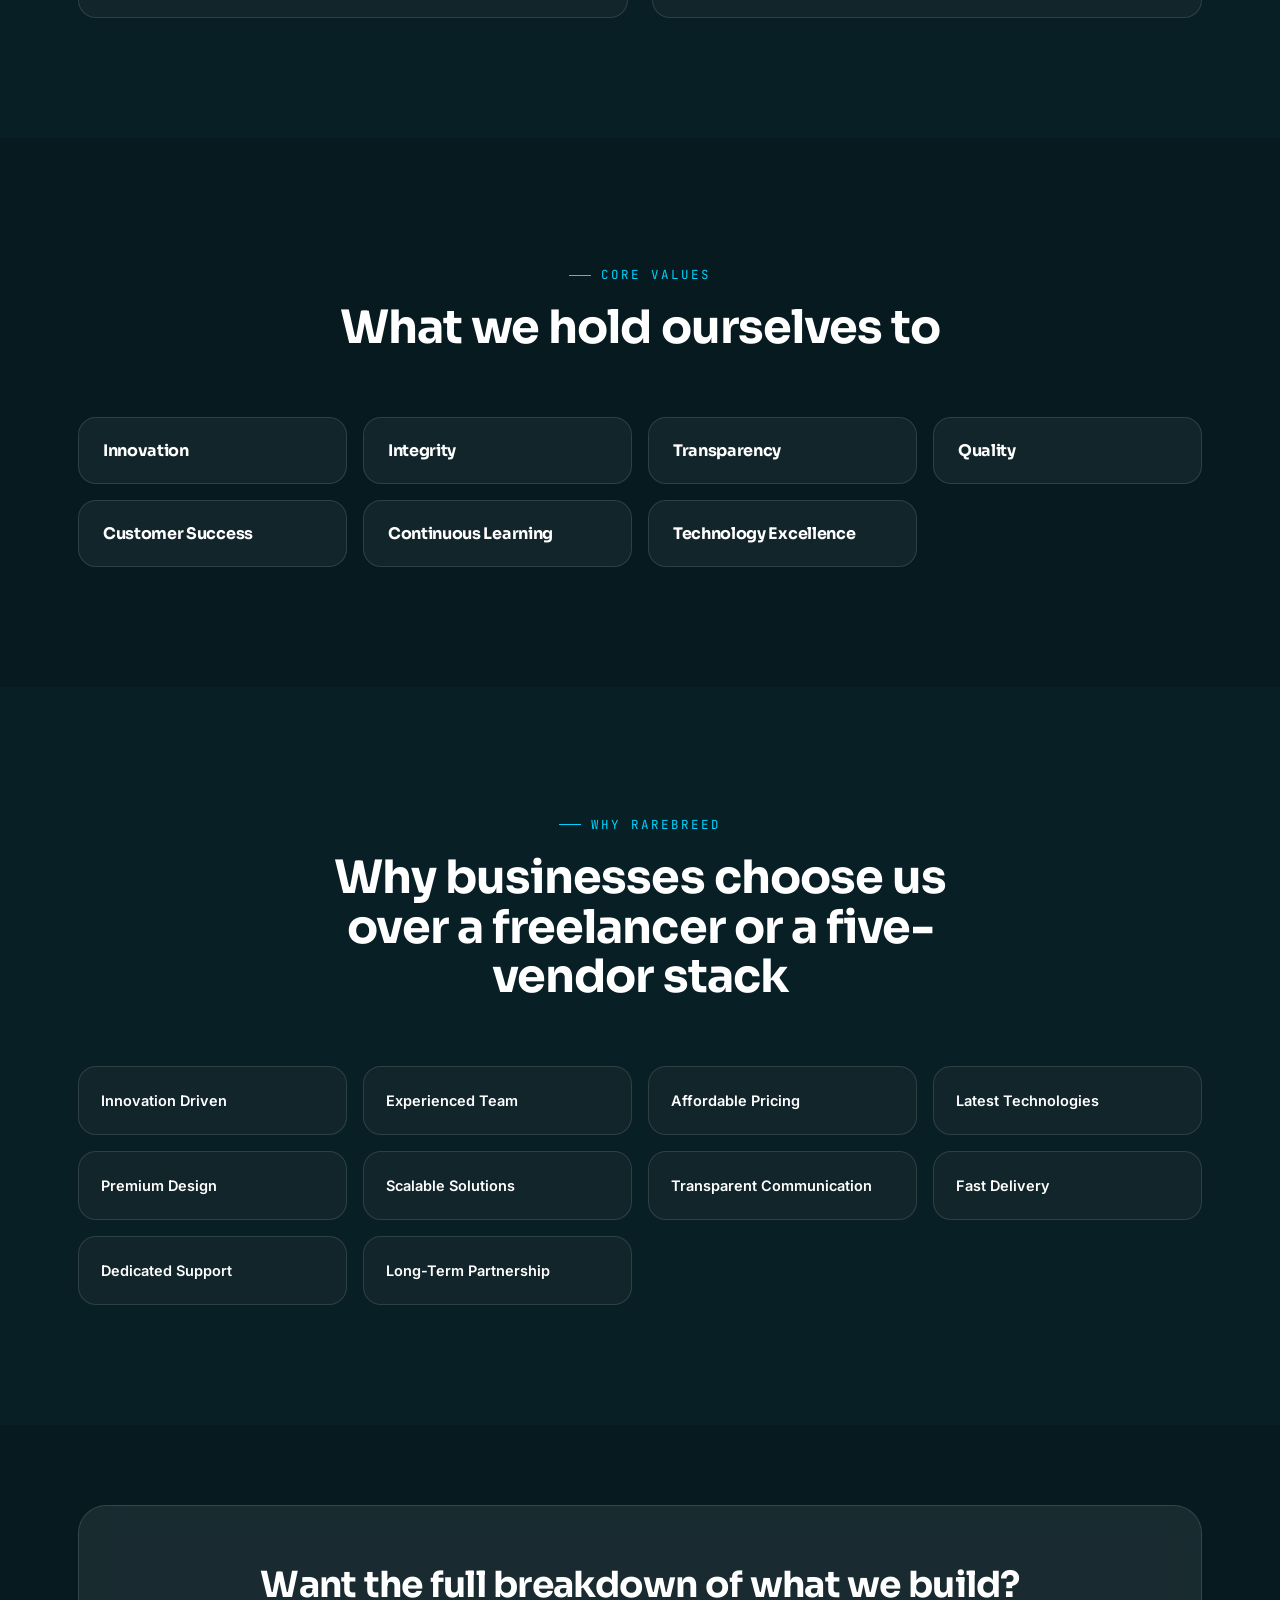
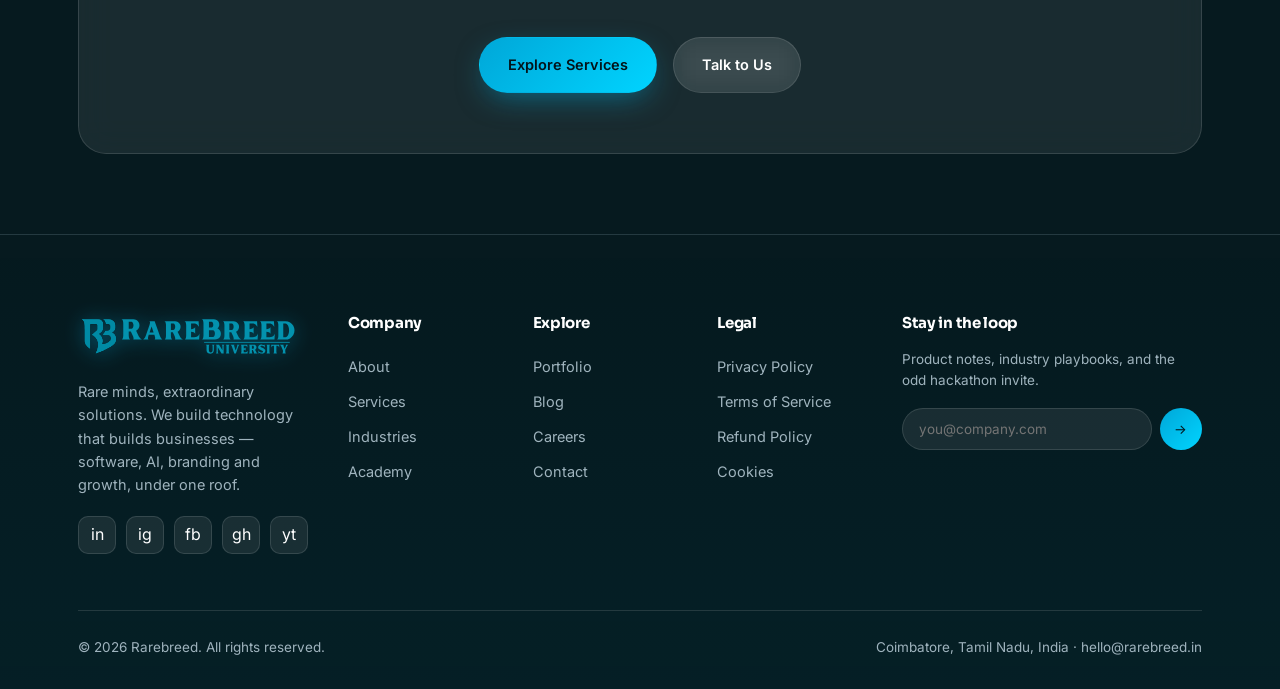
<file: about.html>
<!DOCTYPE html>
<html lang="en">

<head>
  <meta charset="UTF-8">
  <meta name="viewport" content="width=device-width, initial-scale=1.0">
  <title>About Rarebreed — Rare Minds. Extraordinary Solutions.</title>
  <meta name="description"
    content="Rarebreed's mission, vision, core values and why startups, hospitals and enterprises choose us for digital transformation.">
  <link rel="preconnect" href="https://fonts.googleapis.com">
  <link
    href="https://fonts.googleapis.com/css2?family=Sora:wght@400;500;600;700;800&family=Inter:wght@400;500;600;700&family=JetBrains+Mono:wght@400;500&display=swap"
    rel="stylesheet">
  <link rel="stylesheet" href="assets/style.css">
  <link rel="icon" type="image/png" href="assets/images/rb_logo.png">
</head>

<body>
  <!-- Custom Cursor -->
  <div id="custom-cursor"><img src="assets/images/rb_logo.png" alt="" id="cursor-logo"></div>

  <header class="nav" id="nav">
    <div class="container nav-inner">
      <a href="index.html" class="brand"><img src="assets/images/Homepage-Logo.svg" alt="Rarebreed University"
          class="brand-logo"></a>
      <nav class="nav-links">
        <a href="index.html">Home</a>
        <a href="services.html">Services</a>
        <a href="solutions.html">Solutions</a>
        <a href="industries.html">Industries</a>
        <a href="portfolio.html">Portfolio</a>
        <a href="academy.html">Academy</a>
        <a href="about.html" class="active">About</a>
        <a href="careers.html">Careers</a>
        <a href="blog.html">Blog</a>
      </nav>
      <div class="nav-cta">
        <a href="contact.html" class="btn btn-ghost btn-sm">Contact</a>
        <a href="#" class="btn btn-primary btn-sm" data-open-popup>Book Consultation</a>
      </div>
      <button class="nav-burger" aria-label="Menu"><span></span></button>
    </div>
  </header>
  <div class="mobile-menu">
    <button class="mobile-close">✕</button>
    <a href="index.html">Home</a>
    <a href="services.html">Services</a>
    <a href="solutions.html">Solutions</a>
    <a href="industries.html">Industries</a>
    <a href="portfolio.html">Portfolio</a>
    <a href="academy.html">Academy</a>
    <a href="about.html">About</a>
    <a href="careers.html">Careers</a>
    <a href="blog.html">Blog</a>
    <a href="contact.html">Contact</a>
    <a href="#" class="btn btn-primary" data-open-popup>Book Free Consultation</a>
  </div>

  <section class="page-hero">
    <div class="glow"></div>
    <div class="container">
      <div class="page-kicker"><a href="index.html">Home</a> / About</div>
      <span class="eyebrow">About Rarebreed</span>
      <h1 class="h-display" style="max-width:780px;">Rare minds, extraordinary solutions.</h1>
      <p class="muted mt-24" style="font-size:18px;max-width:620px;">Rarebreed is a modern technology and innovation
        company helping startups, businesses, educational institutions, healthcare organizations, and enterprises
        accelerate their digital transformation.</p>
    </div>
  </section>

  <section class="section-tight">
    <div class="container grid grid-2" style="gap:60px;align-items:center;">
      <div class="reveal">
        <span class="eyebrow">Who we are</span>
        <h2 style="font-size:clamp(26px,3.2vw,36px);">One company, five disciplines, zero handoff chaos.</h2>
        <p class="muted mt-24">We provide software development, AI solutions, automation, branding, marketing,
          consulting, and professional training under one company. We partner with startups, SMEs, educational
          institutions, hospitals, and enterprises to build scalable digital solutions that solve real business
          challenges.</p>
        <p class="muted mt-16">Our mission is to simplify technology while delivering premium quality digital solutions
          that create measurable business growth.</p>
      </div>
      <div class="grid grid-2 gap-16 reveal reveal-delay-1">
        <div class="stat card" style="padding:26px;">
          <div class="num" data-count="100" data-suffix="+">0</div>
          <div class="label">Projects Delivered</div>
        </div>
        <div class="stat card" style="padding:26px;">
          <div class="num" data-count="50" data-suffix="+">0</div>
          <div class="label">Happy Clients</div>
        </div>
        <div class="stat card" style="padding:26px;">
          <div class="num" data-count="10" data-suffix="+">0</div>
          <div class="label">Tech Services</div>
        </div>
        <div class="stat card" style="padding:26px;">
          <div class="num">24/7</div>
          <div class="label">Support</div>
        </div>
      </div>
    </div>
  </section>

  <section class="section" style="background:var(--bg-2);">
    <div class="container grid grid-2 gap-24">
      <div class="card tilt reveal" style="padding:40px;">
        <span class="eyebrow">Mission</span>
        <p style="font-size:19px;font-family:'Sora';font-weight:500;line-height:1.5;">To empower businesses with
          innovative software, AI, automation, branding, and digital transformation solutions while creating long-term
          value through technology.</p>
      </div>
      <div class="card tilt reveal reveal-delay-1" style="padding:40px;">
        <span class="eyebrow">Vision</span>
        <p style="font-size:19px;font-family:'Sora';font-weight:500;line-height:1.5;">To become India's most trusted
          innovation-driven technology company, delivering premium digital experiences globally.</p>
      </div>
    </div>
  </section>

  <section class="section">
    <div class="container">
      <div class="section-head center reveal">
        <span class="eyebrow" style="justify-content:center;">Core values</span>
        <h2>What we hold ourselves to</h2>
      </div>
      <div class="grid grid-4 gap-16">
        <div class="card tilt reveal" style="padding:24px;">
          <h3 style="font-size:16px;">Innovation</h3>
        </div>
        <div class="card tilt reveal reveal-delay-1" style="padding:24px;">
          <h3 style="font-size:16px;">Integrity</h3>
        </div>
        <div class="card tilt reveal reveal-delay-2" style="padding:24px;">
          <h3 style="font-size:16px;">Transparency</h3>
        </div>
        <div class="card tilt reveal reveal-delay-3" style="padding:24px;">
          <h3 style="font-size:16px;">Quality</h3>
        </div>
        <div class="card tilt reveal" style="padding:24px;">
          <h3 style="font-size:16px;">Customer Success</h3>
        </div>
        <div class="card tilt reveal reveal-delay-1" style="padding:24px;">
          <h3 style="font-size:16px;">Continuous Learning</h3>
        </div>
        <div class="card tilt reveal reveal-delay-2" style="padding:24px;">
          <h3 style="font-size:16px;">Technology Excellence</h3>
        </div>
      </div>
    </div>
  </section>

  <section class="section" style="background:var(--bg-2);">
    <div class="container">
      <div class="section-head center reveal">
        <span class="eyebrow" style="justify-content:center;">Why Rarebreed</span>
        <h2>Why businesses choose us over a freelancer or a five-vendor stack</h2>
      </div>
      <div class="grid grid-4 gap-16">
        <div class="card tilt reveal" style="padding:22px;">
          <p style="font-weight:600;font-size:14.5px;">Innovation Driven</p>
        </div>
        <div class="card tilt reveal" style="padding:22px;">
          <p style="font-weight:600;font-size:14.5px;">Experienced Team</p>
        </div>
        <div class="card tilt reveal" style="padding:22px;">
          <p style="font-weight:600;font-size:14.5px;">Affordable Pricing</p>
        </div>
        <div class="card tilt reveal" style="padding:22px;">
          <p style="font-weight:600;font-size:14.5px;">Latest Technologies</p>
        </div>
        <div class="card tilt reveal" style="padding:22px;">
          <p style="font-weight:600;font-size:14.5px;">Premium Design</p>
        </div>
        <div class="card tilt reveal" style="padding:22px;">
          <p style="font-weight:600;font-size:14.5px;">Scalable Solutions</p>
        </div>
        <div class="card tilt reveal" style="padding:22px;">
          <p style="font-weight:600;font-size:14.5px;">Transparent Communication</p>
        </div>
        <div class="card tilt reveal" style="padding:22px;">
          <p style="font-weight:600;font-size:14.5px;">Fast Delivery</p>
        </div>
        <div class="card tilt reveal" style="padding:22px;">
          <p style="font-weight:600;font-size:14.5px;">Dedicated Support</p>
        </div>
        <div class="card tilt reveal" style="padding:22px;">
          <p style="font-weight:600;font-size:14.5px;">Long-Term Partnership</p>
        </div>
      </div>
    </div>
  </section>

  <section class="section-tight">
    <div class="container">
      <div class="glass reveal" style="padding:60px;border-radius:var(--radius-lg);text-align:center;">
        <h2 style="font-size:clamp(24px,3.2vw,36px);">Want the full breakdown of what we build?</h2>
        <div class="flex center gap-16 mt-32" style="flex-wrap:wrap;">
          <a href="services.html" class="btn btn-primary">Explore Services</a>
          <a href="contact.html" class="btn btn-ghost">Talk to Us</a>
        </div>
      </div>
    </div>
  </section>

  <footer class="footer">
    <div class="container">
      <div class="footer-top">
        <div class="footer-brand">
          <a href="index.html" class="brand"><img src="assets/images/Homepage-Logo.svg" alt="Rarebreed University"
              class="brand-logo"></a>
          <p>Rare minds, extraordinary solutions. We build technology that builds businesses — software, AI, branding
            and growth, under one roof.</p>
          <div class="social-row">
            <a href="#" aria-label="LinkedIn">in</a><a href="#" aria-label="Instagram">ig</a><a href="#"
              aria-label="Facebook">fb</a><a href="#" aria-label="GitHub">gh</a><a href="#" aria-label="YouTube">yt</a>
          </div>
        </div>
        <div class="footer-col">
          <h4>Company</h4><a href="about.html">About</a><a href="services.html">Services</a><a
            href="industries.html">Industries</a><a href="academy.html">Academy</a>
        </div>
        <div class="footer-col">
          <h4>Explore</h4><a href="portfolio.html">Portfolio</a><a href="blog.html">Blog</a><a
            href="careers.html">Careers</a><a href="contact.html">Contact</a>
        </div>
        <div class="footer-col">
          <h4>Legal</h4><a href="#">Privacy Policy</a><a href="#">Terms of Service</a><a href="#">Refund Policy</a><a
            href="#">Cookies</a>
        </div>
        <div class="footer-col">
          <h4>Stay in the loop</h4>
          <p class="muted" style="font-size:13.5px;">Product notes, industry playbooks, and the odd hackathon invite.
          </p>
          <form class="newsletter" data-fake-submit><input type="email" placeholder="you@company.com" required><button
              type="submit" aria-label="Subscribe">→</button></form>
        </div>
      </div>
      <div class="footer-bottom">
        <p>© <span class="cur-year"></span> Rarebreed. All rights reserved.</p>
        <p>Coimbatore, Tamil Nadu, India · hello@rarebreed.in</p>
      </div>
    </div>
  </footer>

  <div class="popup-overlay" id="consult-popup">
    <div class="popup-card glass">
      <button class="popup-close" aria-label="Close">✕</button>
      <span class="eyebrow">Free consultation</span>
      <h3 style="font-size:24px;margin-bottom:8px;">Let's scope your project</h3>
      <p class="muted" style="font-size:14px;margin-bottom:20px;">30 minutes, no pitch deck — just your goals and an
        honest read on scope, timeline and budget.</p>
      <form data-fake-submit>
        <div class="field"><label>Full name</label><input type="text" required></div>
        <div class="field"><label>WhatsApp / phone</label><input type="tel" required></div>
        <div class="field"><label>What are you building?</label><input type="text"
            placeholder="e.g. Hospital ERP, AI chatbot..."></div>
        <button type="submit" class="btn btn-primary btn-block mt-8">Book Free Consultation</button>
      </form>
    </div>
  </div>

  <script src="assets/script.js"></script>
</body>

</html>
</file>
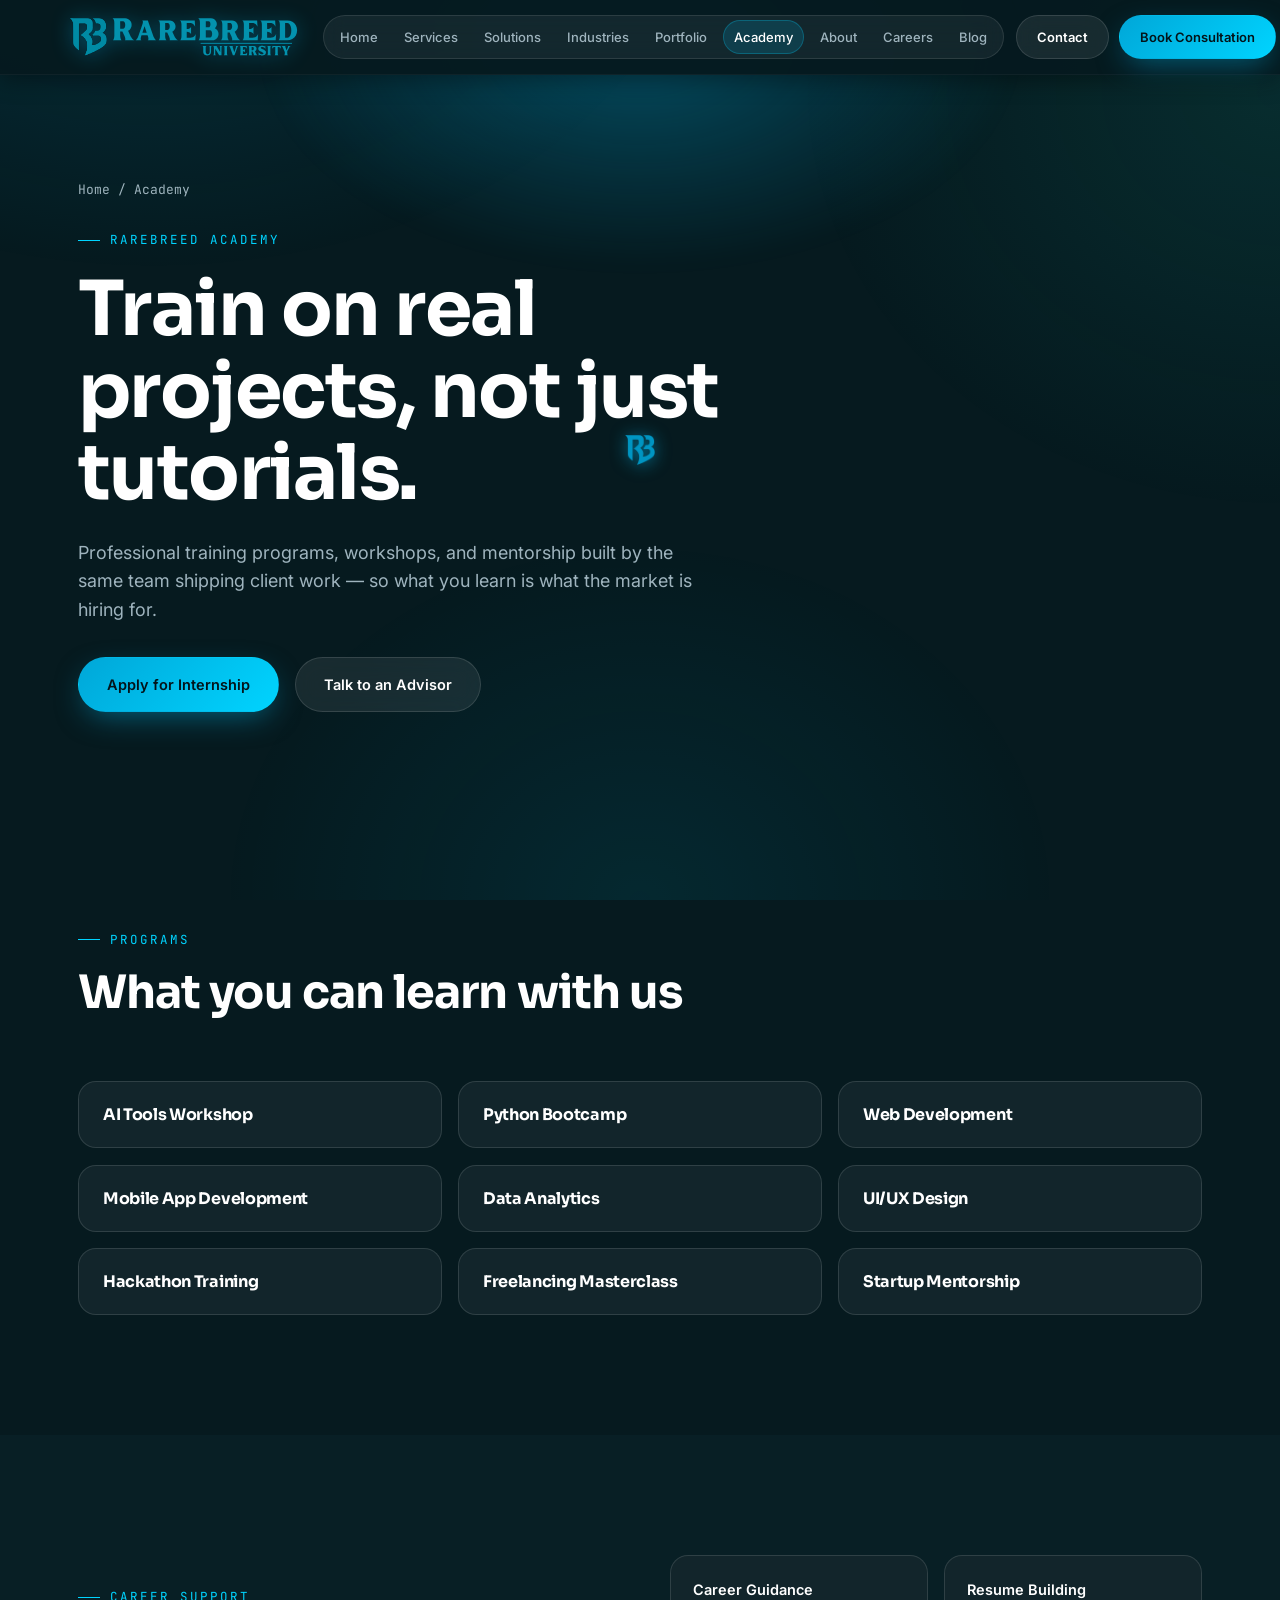
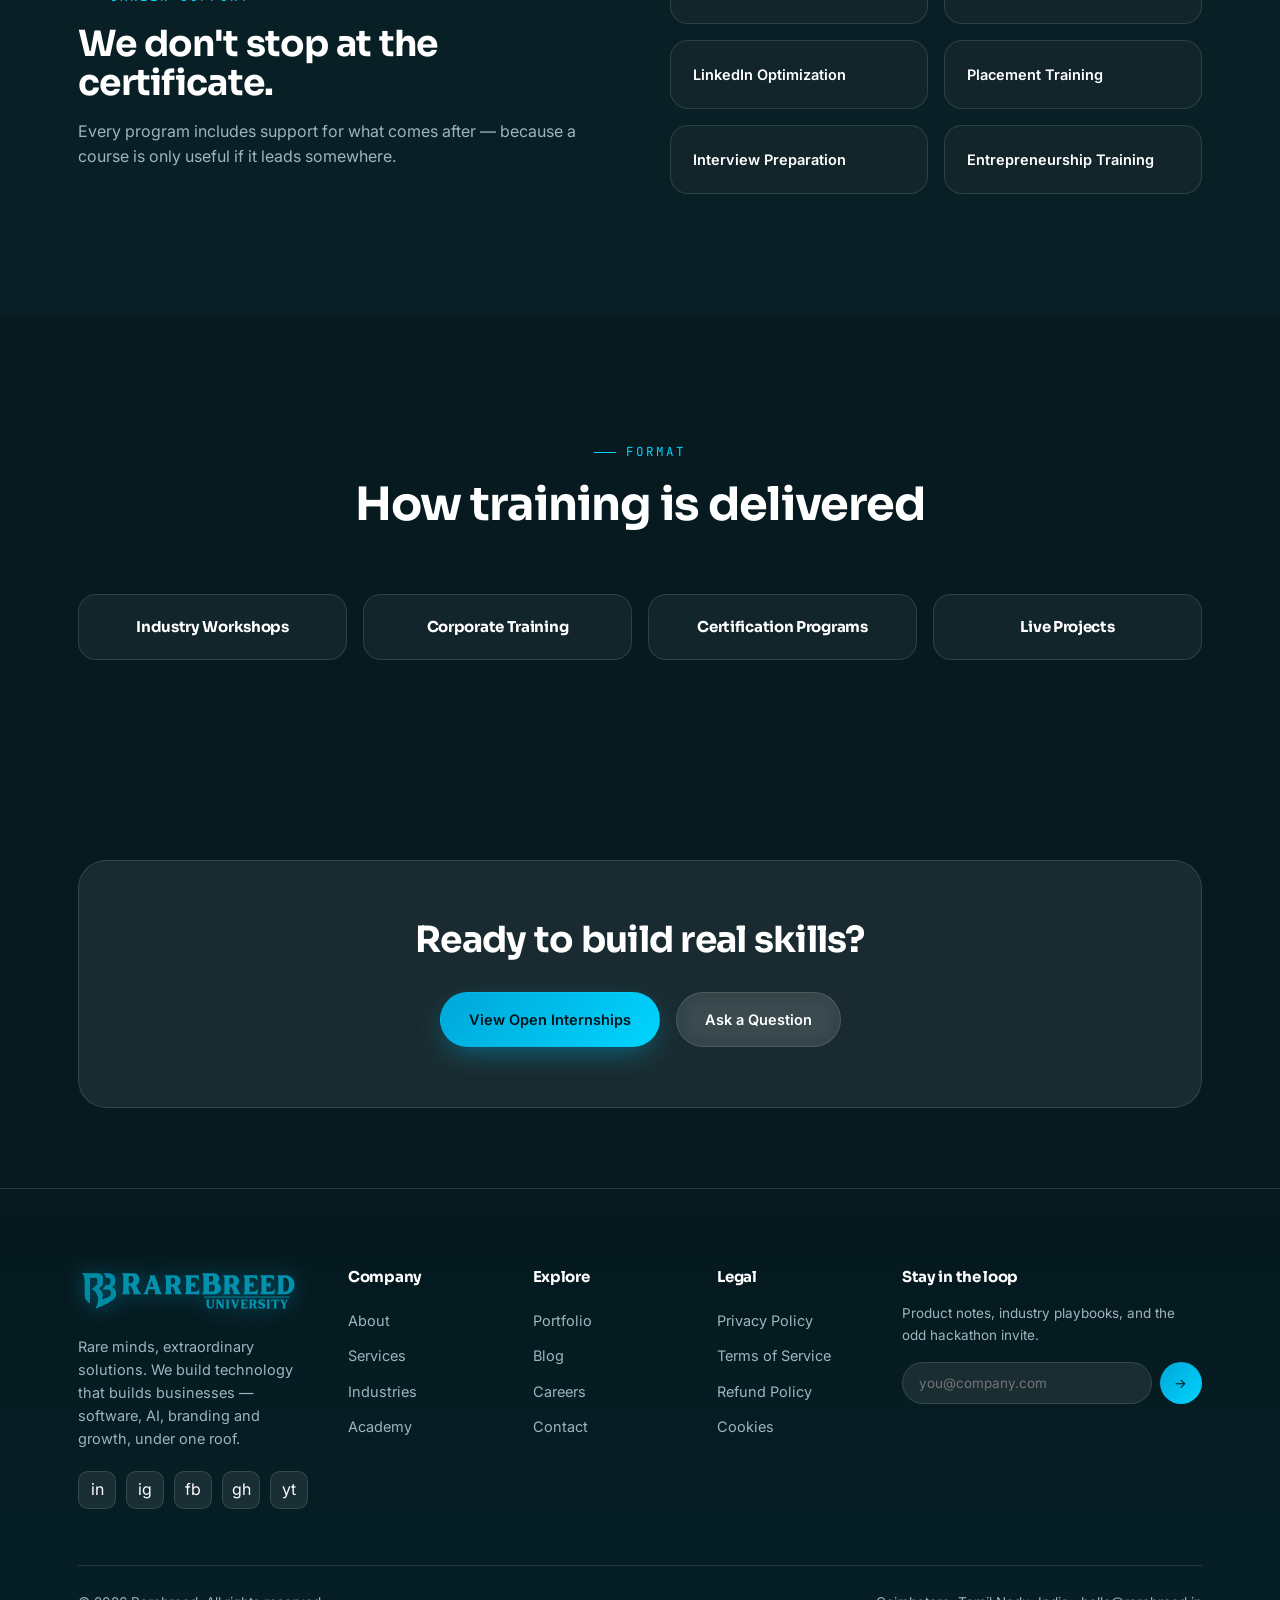
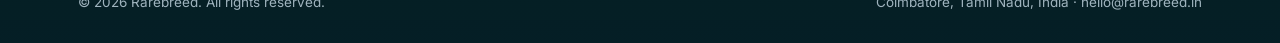
<file: academy.html>
<!DOCTYPE html>
<html lang="en">
<head>
<meta charset="UTF-8">
<meta name="viewport" content="width=device-width, initial-scale=1.0">
<title>Rarebreed Academy</title>
<meta name="description" content="Professional training programs, workshops, internships and mentorship in web development, AI, data analytics and UI/UX.">
<link rel="preconnect" href="https://fonts.googleapis.com">
<link href="https://fonts.googleapis.com/css2?family=Sora:wght@400;500;600;700;800&family=Inter:wght@400;500;600;700&family=JetBrains+Mono:wght@400;500&display=swap" rel="stylesheet">
<link rel="stylesheet" href="assets/style.css">
<link rel="icon" type="image/png" href="assets/images/rb_logo.png">
</head>
<body>
<!-- Custom Cursor -->
<div id="custom-cursor"><img src="assets/images/rb_logo.png" alt="" id="cursor-logo"></div>

<header class="nav" id="nav">
  <div class="container nav-inner">
    <a href="index.html" class="brand"><img src="assets/images/Homepage-Logo.svg" alt="Rarebreed University" class="brand-logo"></a>
    <nav class="nav-links">
      <a href="index.html">Home</a>
      <a href="services.html">Services</a>
      <a href="solutions.html">Solutions</a>
      <a href="industries.html">Industries</a>
      <a href="portfolio.html">Portfolio</a>
      <a href="academy.html" class="active">Academy</a>
      <a href="about.html">About</a>
      <a href="careers.html">Careers</a>
      <a href="blog.html">Blog</a>
    </nav>
    <div class="nav-cta">
      <a href="contact.html" class="btn btn-ghost btn-sm">Contact</a>
      <a href="#" class="btn btn-primary btn-sm" data-open-popup>Book Consultation</a>
    </div>
    <button class="nav-burger" aria-label="Menu"><span></span></button>
  </div>
</header>
<div class="mobile-menu">
  <button class="mobile-close">✕</button>
  <a href="index.html">Home</a>
  <a href="services.html">Services</a>
  <a href="solutions.html">Solutions</a>
  <a href="industries.html">Industries</a>
  <a href="portfolio.html">Portfolio</a>
  <a href="academy.html">Academy</a>
  <a href="about.html">About</a>
  <a href="careers.html">Careers</a>
  <a href="blog.html">Blog</a>
  <a href="contact.html">Contact</a>
  <a href="#" class="btn btn-primary" data-open-popup>Book Free Consultation</a>
</div>

<section class="page-hero">
  <div class="glow"></div>
  <div class="container">
    <div class="page-kicker"><a href="index.html">Home</a> / Academy</div>
    <span class="eyebrow">Rarebreed Academy</span>
    <h1 class="h-display" style="max-width:780px;">Train on real projects, not just tutorials.</h1>
    <p class="muted mt-24" style="font-size:18px;max-width:620px;">Professional training programs, workshops, and mentorship built by the same team shipping client work — so what you learn is what the market is hiring for.</p>
    <div class="flex gap-16 mt-32" style="flex-wrap:wrap;">
      <a href="careers.html#internships" class="btn btn-primary">Apply for Internship</a>
      <a href="#" class="btn btn-ghost" data-open-popup>Talk to an Advisor</a>
    </div>
  </div>
</section>

<section class="section">
  <div class="container">
    <div class="section-head reveal"><span class="eyebrow">Programs</span><h2>What you can learn with us</h2></div>
    <div class="grid grid-3 gap-16">
      <div class="card tilt reveal" style="padding:24px;"><h3 style="font-size:16px;">AI Tools Workshop</h3></div>
      <div class="card tilt reveal reveal-delay-1" style="padding:24px;"><h3 style="font-size:16px;">Python Bootcamp</h3></div>
      <div class="card tilt reveal reveal-delay-2" style="padding:24px;"><h3 style="font-size:16px;">Web Development</h3></div>
      <div class="card tilt reveal" style="padding:24px;"><h3 style="font-size:16px;">Mobile App Development</h3></div>
      <div class="card tilt reveal reveal-delay-1" style="padding:24px;"><h3 style="font-size:16px;">Data Analytics</h3></div>
      <div class="card tilt reveal reveal-delay-2" style="padding:24px;"><h3 style="font-size:16px;">UI/UX Design</h3></div>
      <div class="card tilt reveal" style="padding:24px;"><h3 style="font-size:16px;">Hackathon Training</h3></div>
      <div class="card tilt reveal reveal-delay-1" style="padding:24px;"><h3 style="font-size:16px;">Freelancing Masterclass</h3></div>
      <div class="card tilt reveal reveal-delay-2" style="padding:24px;"><h3 style="font-size:16px;">Startup Mentorship</h3></div>
    </div>
  </div>
</section>

<section class="section" style="background:var(--bg-2);">
  <div class="container grid grid-2" style="gap:60px;align-items:center;">
    <div class="reveal">
      <span class="eyebrow">Career support</span>
      <h2 style="font-size:clamp(26px,3.2vw,36px);">We don't stop at the certificate.</h2>
      <p class="muted mt-16">Every program includes support for what comes after — because a course is only useful if it leads somewhere.</p>
    </div>
    <div class="grid grid-2 gap-16 reveal reveal-delay-1">
      <div class="card tilt" style="padding:22px;"><p style="font-weight:600;font-size:14.5px;">Career Guidance</p></div>
      <div class="card tilt" style="padding:22px;"><p style="font-weight:600;font-size:14.5px;">Resume Building</p></div>
      <div class="card tilt" style="padding:22px;"><p style="font-weight:600;font-size:14.5px;">LinkedIn Optimization</p></div>
      <div class="card tilt" style="padding:22px;"><p style="font-weight:600;font-size:14.5px;">Placement Training</p></div>
      <div class="card tilt" style="padding:22px;"><p style="font-weight:600;font-size:14.5px;">Interview Preparation</p></div>
      <div class="card tilt" style="padding:22px;"><p style="font-weight:600;font-size:14.5px;">Entrepreneurship Training</p></div>
    </div>
  </div>
</section>

<section class="section">
  <div class="container">
    <div class="section-head center reveal"><span class="eyebrow" style="justify-content:center;">Format</span><h2>How training is delivered</h2></div>
    <div class="grid grid-4 gap-16">
      <div class="card tilt reveal" style="padding:24px;text-align:center;"><h3 style="font-size:15px;">Industry Workshops</h3></div>
      <div class="card tilt reveal reveal-delay-1" style="padding:24px;text-align:center;"><h3 style="font-size:15px;">Corporate Training</h3></div>
      <div class="card tilt reveal reveal-delay-2" style="padding:24px;text-align:center;"><h3 style="font-size:15px;">Certification Programs</h3></div>
      <div class="card tilt reveal reveal-delay-3" style="padding:24px;text-align:center;"><h3 style="font-size:15px;">Live Projects</h3></div>
    </div>
  </div>
</section>

<section class="section-tight">
  <div class="container">
    <div class="glass reveal" style="padding:60px;border-radius:var(--radius-lg);text-align:center;">
      <h2 style="font-size:clamp(24px,3.2vw,36px);">Ready to build real skills?</h2>
      <div class="flex center gap-16 mt-32" style="flex-wrap:wrap;">
        <a href="careers.html#internships" class="btn btn-primary">View Open Internships</a>
        <a href="contact.html" class="btn btn-ghost">Ask a Question</a>
      </div>
    </div>
  </div>
</section>

<footer class="footer">
  <div class="container">
    <div class="footer-top">
      <div class="footer-brand">
        <a href="index.html" class="brand"><img src="assets/images/Homepage-Logo.svg" alt="Rarebreed University" class="brand-logo"></a>
        <p>Rare minds, extraordinary solutions. We build technology that builds businesses — software, AI, branding and growth, under one roof.</p>
        <div class="social-row">
          <a href="#" aria-label="LinkedIn">in</a><a href="#" aria-label="Instagram">ig</a><a href="#" aria-label="Facebook">fb</a><a href="#" aria-label="GitHub">gh</a><a href="#" aria-label="YouTube">yt</a>
        </div>
      </div>
      <div class="footer-col"><h4>Company</h4><a href="about.html">About</a><a href="services.html">Services</a><a href="industries.html">Industries</a><a href="academy.html">Academy</a></div>
      <div class="footer-col"><h4>Explore</h4><a href="portfolio.html">Portfolio</a><a href="blog.html">Blog</a><a href="careers.html">Careers</a><a href="contact.html">Contact</a></div>
      <div class="footer-col"><h4>Legal</h4><a href="#">Privacy Policy</a><a href="#">Terms of Service</a><a href="#">Refund Policy</a><a href="#">Cookies</a></div>
      <div class="footer-col">
        <h4>Stay in the loop</h4>
        <p class="muted" style="font-size:13.5px;">Product notes, industry playbooks, and the odd hackathon invite.</p>
        <form class="newsletter" data-fake-submit><input type="email" placeholder="you@company.com" required><button type="submit" aria-label="Subscribe">→</button></form>
      </div>
    </div>
    <div class="footer-bottom">
      <p>© <span class="cur-year"></span> Rarebreed. All rights reserved.</p>
      <p>Coimbatore, Tamil Nadu, India · hello@rarebreed.in</p>
    </div>
  </div>
</footer>

<div class="popup-overlay" id="consult-popup">
  <div class="popup-card glass">
    <button class="popup-close" aria-label="Close">✕</button>
    <span class="eyebrow">Free consultation</span>
    <h3 style="font-size:24px;margin-bottom:8px;">Let's scope your project</h3>
    <p class="muted" style="font-size:14px;margin-bottom:20px;">30 minutes, no pitch deck — just your goals and an honest read on scope, timeline and budget.</p>
    <form data-fake-submit>
      <div class="field"><label>Full name</label><input type="text" required></div>
      <div class="field"><label>WhatsApp / phone</label><input type="tel" required></div>
      <div class="field"><label>What are you building?</label><input type="text" placeholder="e.g. Hospital ERP, AI chatbot..."></div>
      <button type="submit" class="btn btn-primary btn-block mt-8">Book Free Consultation</button>
    </form>
  </div>
</div>

<script src="assets/script.js"></script>
</body>
</html>
</file>
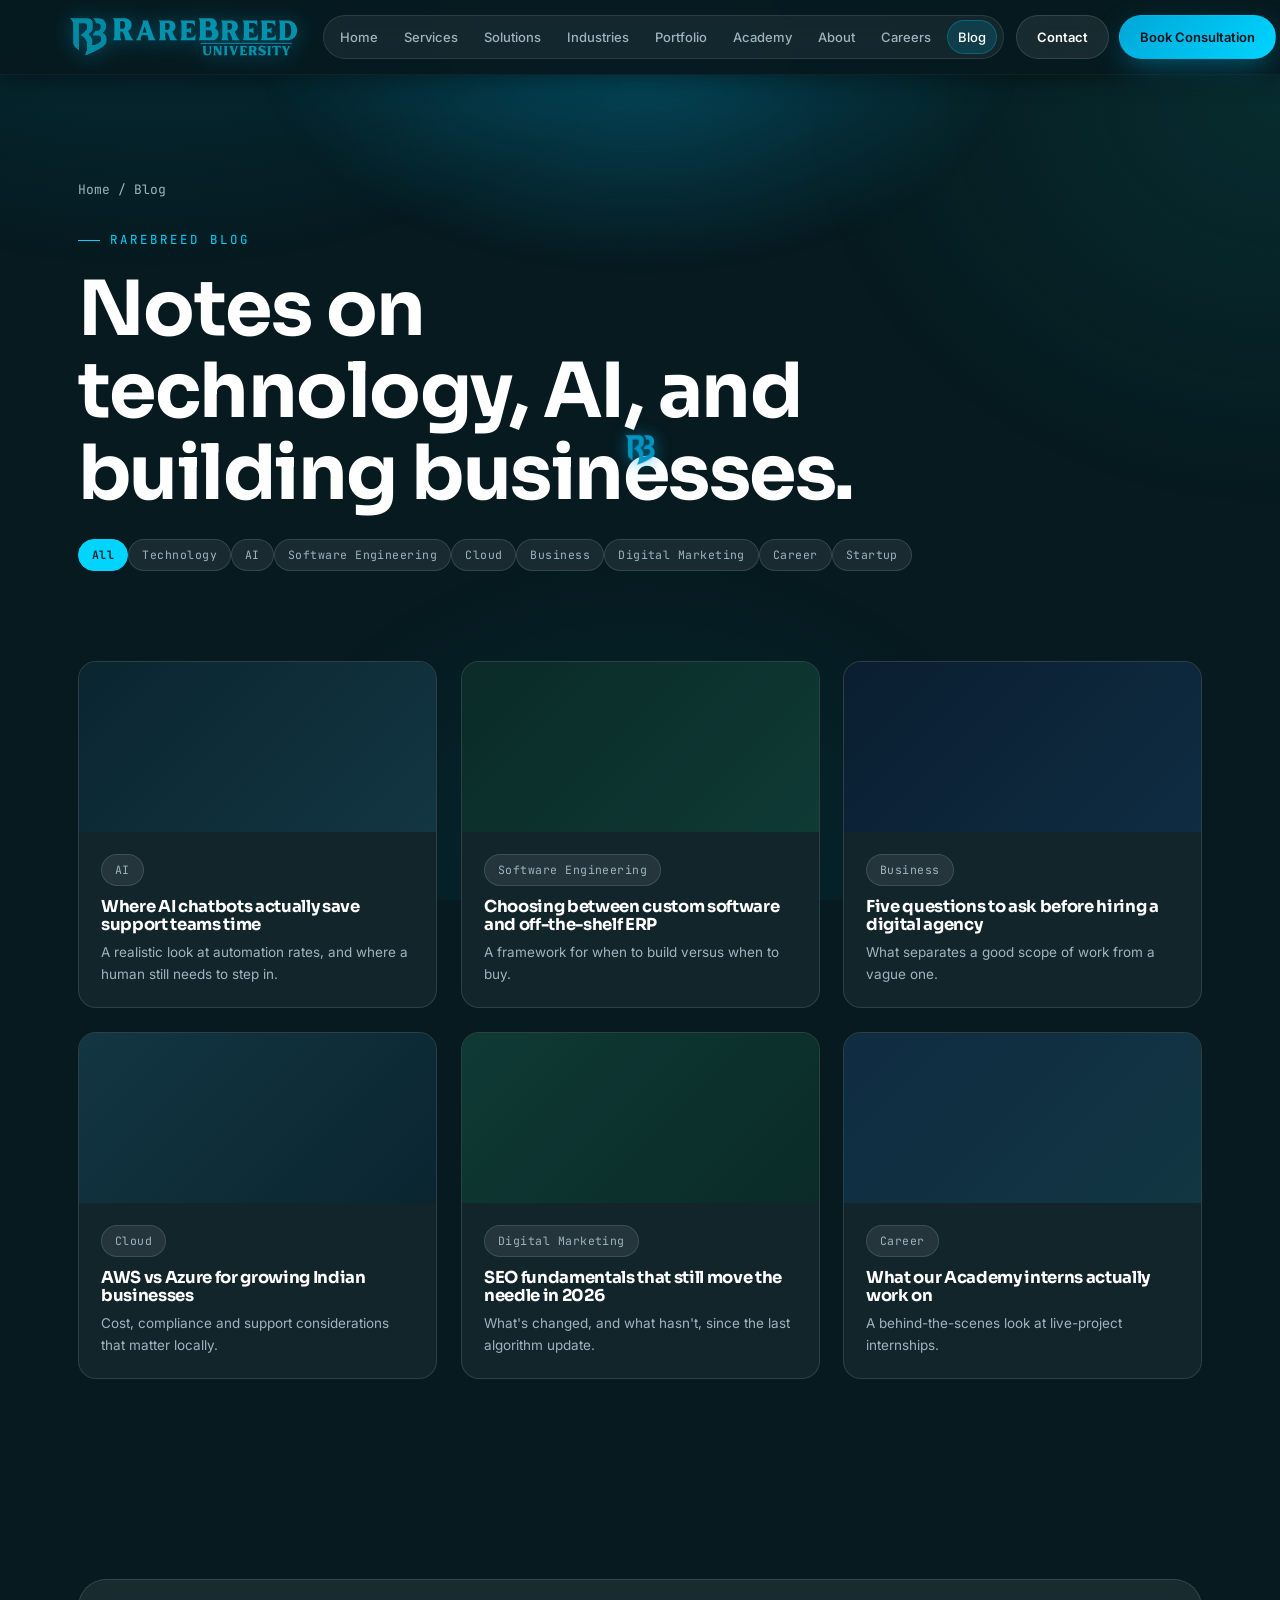
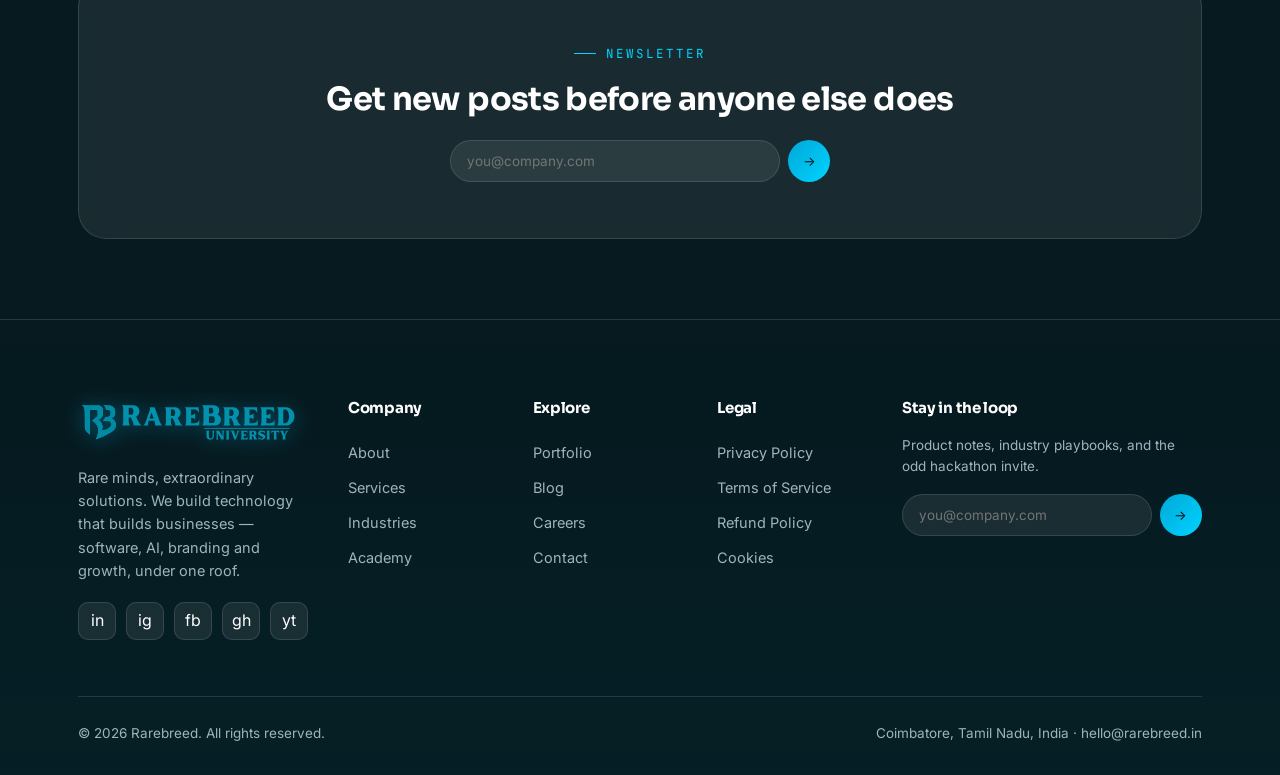
<file: blog.html>
<!DOCTYPE html>
<html lang="en">
<head>
<meta charset="UTF-8">
<meta name="viewport" content="width=device-width, initial-scale=1.0">
<title>Blog — Rarebreed</title>
<meta name="description" content="Rarebreed's notes on technology, AI, software engineering, cloud, business, digital marketing, career and startups.">
<link rel="preconnect" href="https://fonts.googleapis.com">
<link href="https://fonts.googleapis.com/css2?family=Sora:wght@400;500;600;700;800&family=Inter:wght@400;500;600;700&family=JetBrains+Mono:wght@400;500&display=swap" rel="stylesheet">
<link rel="stylesheet" href="assets/style.css">
<link rel="icon" type="image/png" href="assets/images/rb_logo.png">
</head>
<body>
<!-- Custom Cursor -->
<div id="custom-cursor"><img src="assets/images/rb_logo.png" alt="" id="cursor-logo"></div>

<header class="nav" id="nav">
  <div class="container nav-inner">
    <a href="index.html" class="brand"><img src="assets/images/Homepage-Logo.svg" alt="Rarebreed University" class="brand-logo"></a>
    <nav class="nav-links">
      <a href="index.html">Home</a>
      <a href="services.html">Services</a>
      <a href="solutions.html">Solutions</a>
      <a href="industries.html">Industries</a>
      <a href="portfolio.html">Portfolio</a>
      <a href="academy.html">Academy</a>
      <a href="about.html">About</a>
      <a href="careers.html">Careers</a>
      <a href="blog.html" class="active">Blog</a>
    </nav>
    <div class="nav-cta">
      <a href="contact.html" class="btn btn-ghost btn-sm">Contact</a>
      <a href="#" class="btn btn-primary btn-sm" data-open-popup>Book Consultation</a>
    </div>
    <button class="nav-burger" aria-label="Menu"><span></span></button>
  </div>
</header>
<div class="mobile-menu">
  <button class="mobile-close">✕</button>
  <a href="index.html">Home</a>
  <a href="services.html">Services</a>
  <a href="solutions.html">Solutions</a>
  <a href="industries.html">Industries</a>
  <a href="portfolio.html">Portfolio</a>
  <a href="academy.html">Academy</a>
  <a href="about.html">About</a>
  <a href="careers.html">Careers</a>
  <a href="blog.html">Blog</a>
  <a href="contact.html">Contact</a>
  <a href="#" class="btn btn-primary" data-open-popup>Book Free Consultation</a>
</div>

<section class="page-hero">
  <div class="glow"></div>
  <div class="container">
    <div class="page-kicker"><a href="index.html">Home</a> / Blog</div>
    <span class="eyebrow">Rarebreed Blog</span>
    <h1 class="h-display" style="max-width:780px;">Notes on technology, AI, and building businesses.</h1>
    <div class="flex gap-10 mt-24" style="flex-wrap:wrap;">
      <span class="tag on">All</span><span class="tag">Technology</span><span class="tag">AI</span><span class="tag">Software Engineering</span><span class="tag">Cloud</span><span class="tag">Business</span><span class="tag">Digital Marketing</span><span class="tag">Career</span><span class="tag">Startup</span>
    </div>
  </div>
</section>

<section class="section" style="padding-top:0;">
  <div class="container grid grid-3 gap-24">

    <a href="#" class="card tilt reveal" style="overflow:hidden;">
      <div style="height:170px;background:linear-gradient(135deg,#0a2530,#123642);"></div>
      <div style="padding:22px;"><span class="tag">AI</span><h3 style="font-size:16.5px;margin-top:12px;">Where AI chatbots actually save support teams time</h3><p class="muted mt-8" style="font-size:13.5px;">A realistic look at automation rates, and where a human still needs to step in.</p></div>
    </a>

    <a href="#" class="card tilt reveal reveal-delay-1" style="overflow:hidden;">
      <div style="height:170px;background:linear-gradient(135deg,#0a2b28,#0f3a34);"></div>
      <div style="padding:22px;"><span class="tag">Software Engineering</span><h3 style="font-size:16.5px;margin-top:12px;">Choosing between custom software and off-the-shelf ERP</h3><p class="muted mt-8" style="font-size:13.5px;">A framework for when to build versus when to buy.</p></div>
    </a>

    <a href="#" class="card tilt reveal reveal-delay-2" style="overflow:hidden;">
      <div style="height:170px;background:linear-gradient(135deg,#0a1e30,#0f2c42);"></div>
      <div style="padding:22px;"><span class="tag">Business</span><h3 style="font-size:16.5px;margin-top:12px;">Five questions to ask before hiring a digital agency</h3><p class="muted mt-8" style="font-size:13.5px;">What separates a good scope of work from a vague one.</p></div>
    </a>

    <a href="#" class="card tilt reveal" style="overflow:hidden;">
      <div style="height:170px;background:linear-gradient(135deg,#123642,#0a2530);"></div>
      <div style="padding:22px;"><span class="tag">Cloud</span><h3 style="font-size:16.5px;margin-top:12px;">AWS vs Azure for growing Indian businesses</h3><p class="muted mt-8" style="font-size:13.5px;">Cost, compliance and support considerations that matter locally.</p></div>
    </a>

    <a href="#" class="card tilt reveal reveal-delay-1" style="overflow:hidden;">
      <div style="height:170px;background:linear-gradient(135deg,#0f3a34,#0a2b28);"></div>
      <div style="padding:22px;"><span class="tag">Digital Marketing</span><h3 style="font-size:16.5px;margin-top:12px;">SEO fundamentals that still move the needle in 2026</h3><p class="muted mt-8" style="font-size:13.5px;">What's changed, and what hasn't, since the last algorithm update.</p></div>
    </a>

    <a href="#" class="card tilt reveal reveal-delay-2" style="overflow:hidden;">
      <div style="height:170px;background:linear-gradient(135deg,#0f2c42,#123642);"></div>
      <div style="padding:22px;"><span class="tag">Career</span><h3 style="font-size:16.5px;margin-top:12px;">What our Academy interns actually work on</h3><p class="muted mt-8" style="font-size:13.5px;">A behind-the-scenes look at live-project internships.</p></div>
    </a>

  </div>
</section>

<section class="section-tight">
  <div class="container">
    <div class="glass reveal" style="padding:56px;border-radius:var(--radius-lg);text-align:center;">
      <span class="eyebrow" style="justify-content:center;">Newsletter</span>
      <h2 style="font-size:clamp(24px,3.2vw,32px);">Get new posts before anyone else does</h2>
      <form class="newsletter mt-24" style="max-width:380px;margin:24px auto 0;" data-fake-submit>
        <input type="email" placeholder="you@company.com" required>
        <button type="submit" aria-label="Subscribe">→</button>
      </form>
    </div>
  </div>
</section>

<footer class="footer">
  <div class="container">
    <div class="footer-top">
      <div class="footer-brand">
        <a href="index.html" class="brand"><img src="assets/images/Homepage-Logo.svg" alt="Rarebreed University" class="brand-logo"></a>
        <p>Rare minds, extraordinary solutions. We build technology that builds businesses — software, AI, branding and growth, under one roof.</p>
        <div class="social-row">
          <a href="#" aria-label="LinkedIn">in</a><a href="#" aria-label="Instagram">ig</a><a href="#" aria-label="Facebook">fb</a><a href="#" aria-label="GitHub">gh</a><a href="#" aria-label="YouTube">yt</a>
        </div>
      </div>
      <div class="footer-col"><h4>Company</h4><a href="about.html">About</a><a href="services.html">Services</a><a href="industries.html">Industries</a><a href="academy.html">Academy</a></div>
      <div class="footer-col"><h4>Explore</h4><a href="portfolio.html">Portfolio</a><a href="blog.html">Blog</a><a href="careers.html">Careers</a><a href="contact.html">Contact</a></div>
      <div class="footer-col"><h4>Legal</h4><a href="#">Privacy Policy</a><a href="#">Terms of Service</a><a href="#">Refund Policy</a><a href="#">Cookies</a></div>
      <div class="footer-col">
        <h4>Stay in the loop</h4>
        <p class="muted" style="font-size:13.5px;">Product notes, industry playbooks, and the odd hackathon invite.</p>
        <form class="newsletter" data-fake-submit><input type="email" placeholder="you@company.com" required><button type="submit" aria-label="Subscribe">→</button></form>
      </div>
    </div>
    <div class="footer-bottom">
      <p>© <span class="cur-year"></span> Rarebreed. All rights reserved.</p>
      <p>Coimbatore, Tamil Nadu, India · hello@rarebreed.in</p>
    </div>
  </div>
</footer>

<div class="popup-overlay" id="consult-popup">
  <div class="popup-card glass">
    <button class="popup-close" aria-label="Close">✕</button>
    <span class="eyebrow">Free consultation</span>
    <h3 style="font-size:24px;margin-bottom:8px;">Let's scope your project</h3>
    <p class="muted" style="font-size:14px;margin-bottom:20px;">30 minutes, no pitch deck — just your goals and an honest read on scope, timeline and budget.</p>
    <form data-fake-submit>
      <div class="field"><label>Full name</label><input type="text" required></div>
      <div class="field"><label>WhatsApp / phone</label><input type="tel" required></div>
      <div class="field"><label>What are you building?</label><input type="text" placeholder="e.g. Hospital ERP, AI chatbot..."></div>
      <button type="submit" class="btn btn-primary btn-block mt-8">Book Free Consultation</button>
    </form>
  </div>
</div>

<script src="assets/script.js"></script>
</body>
</html>
</file>
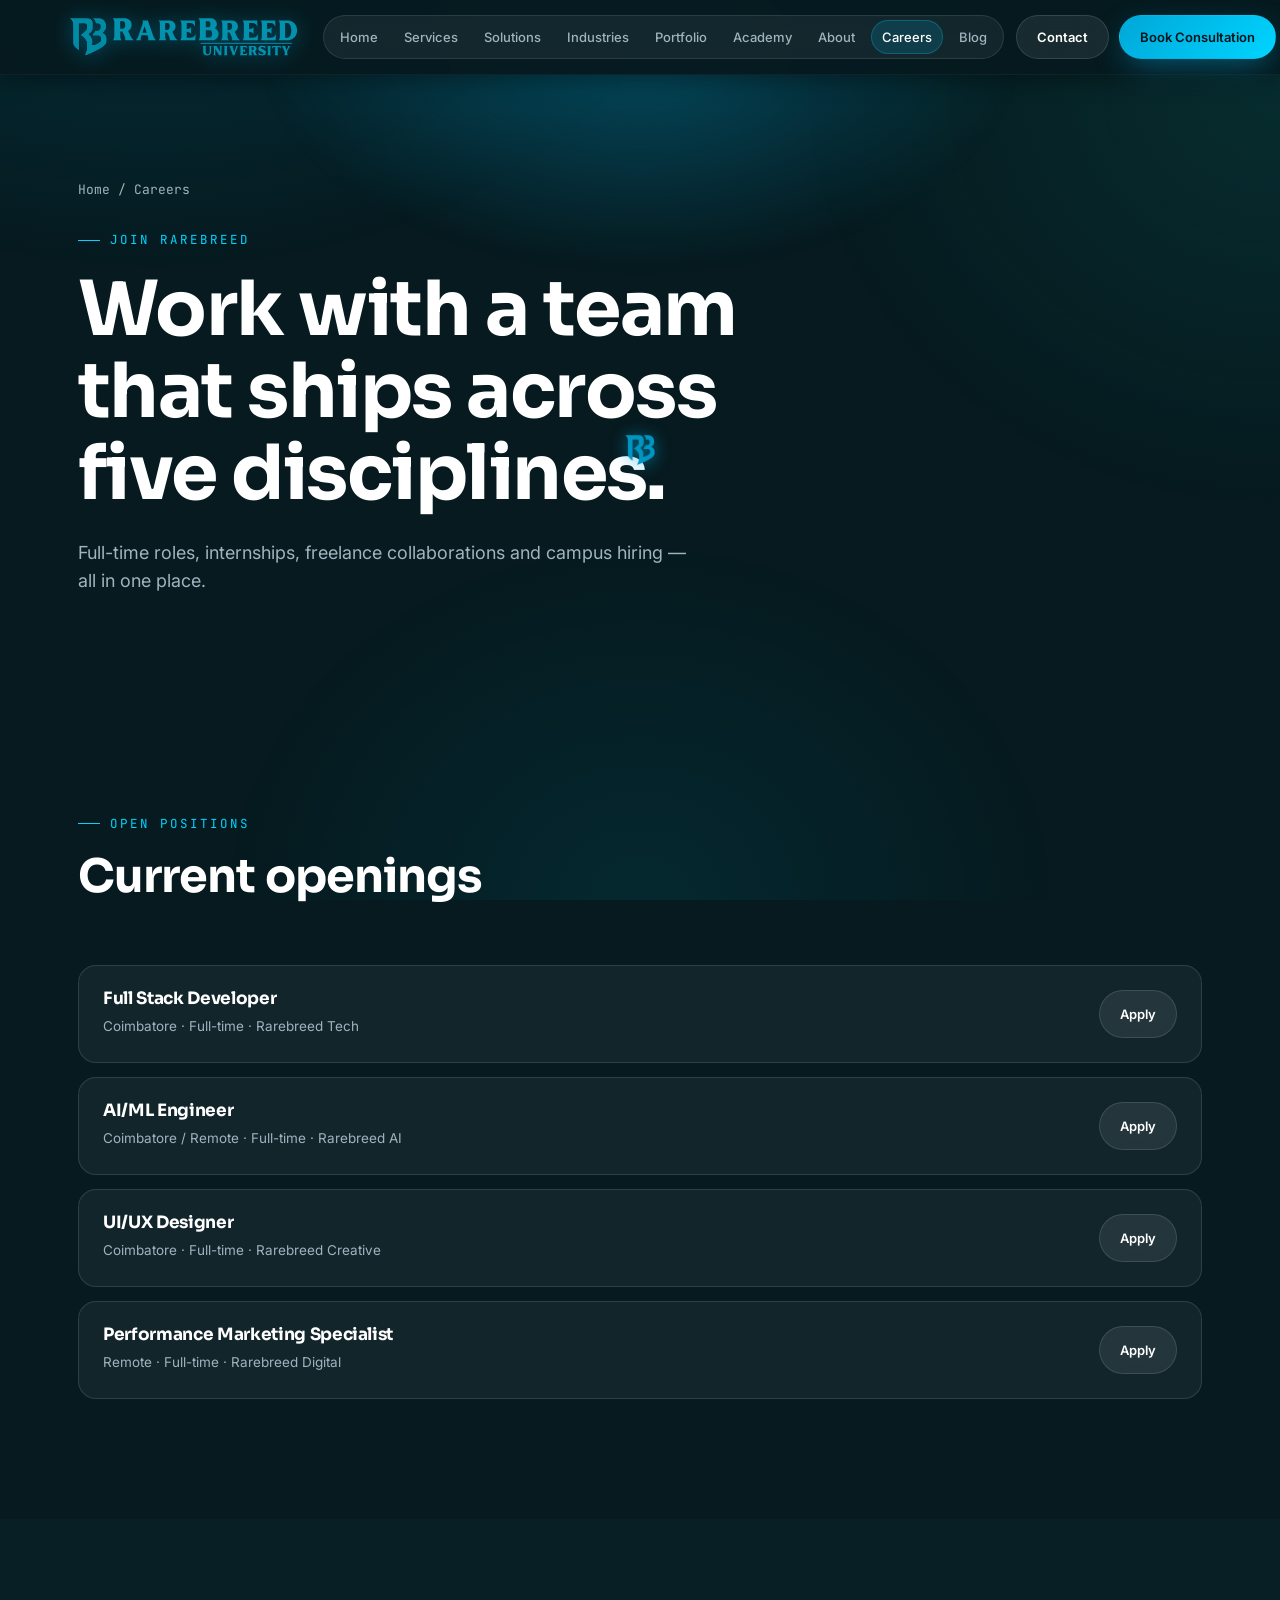
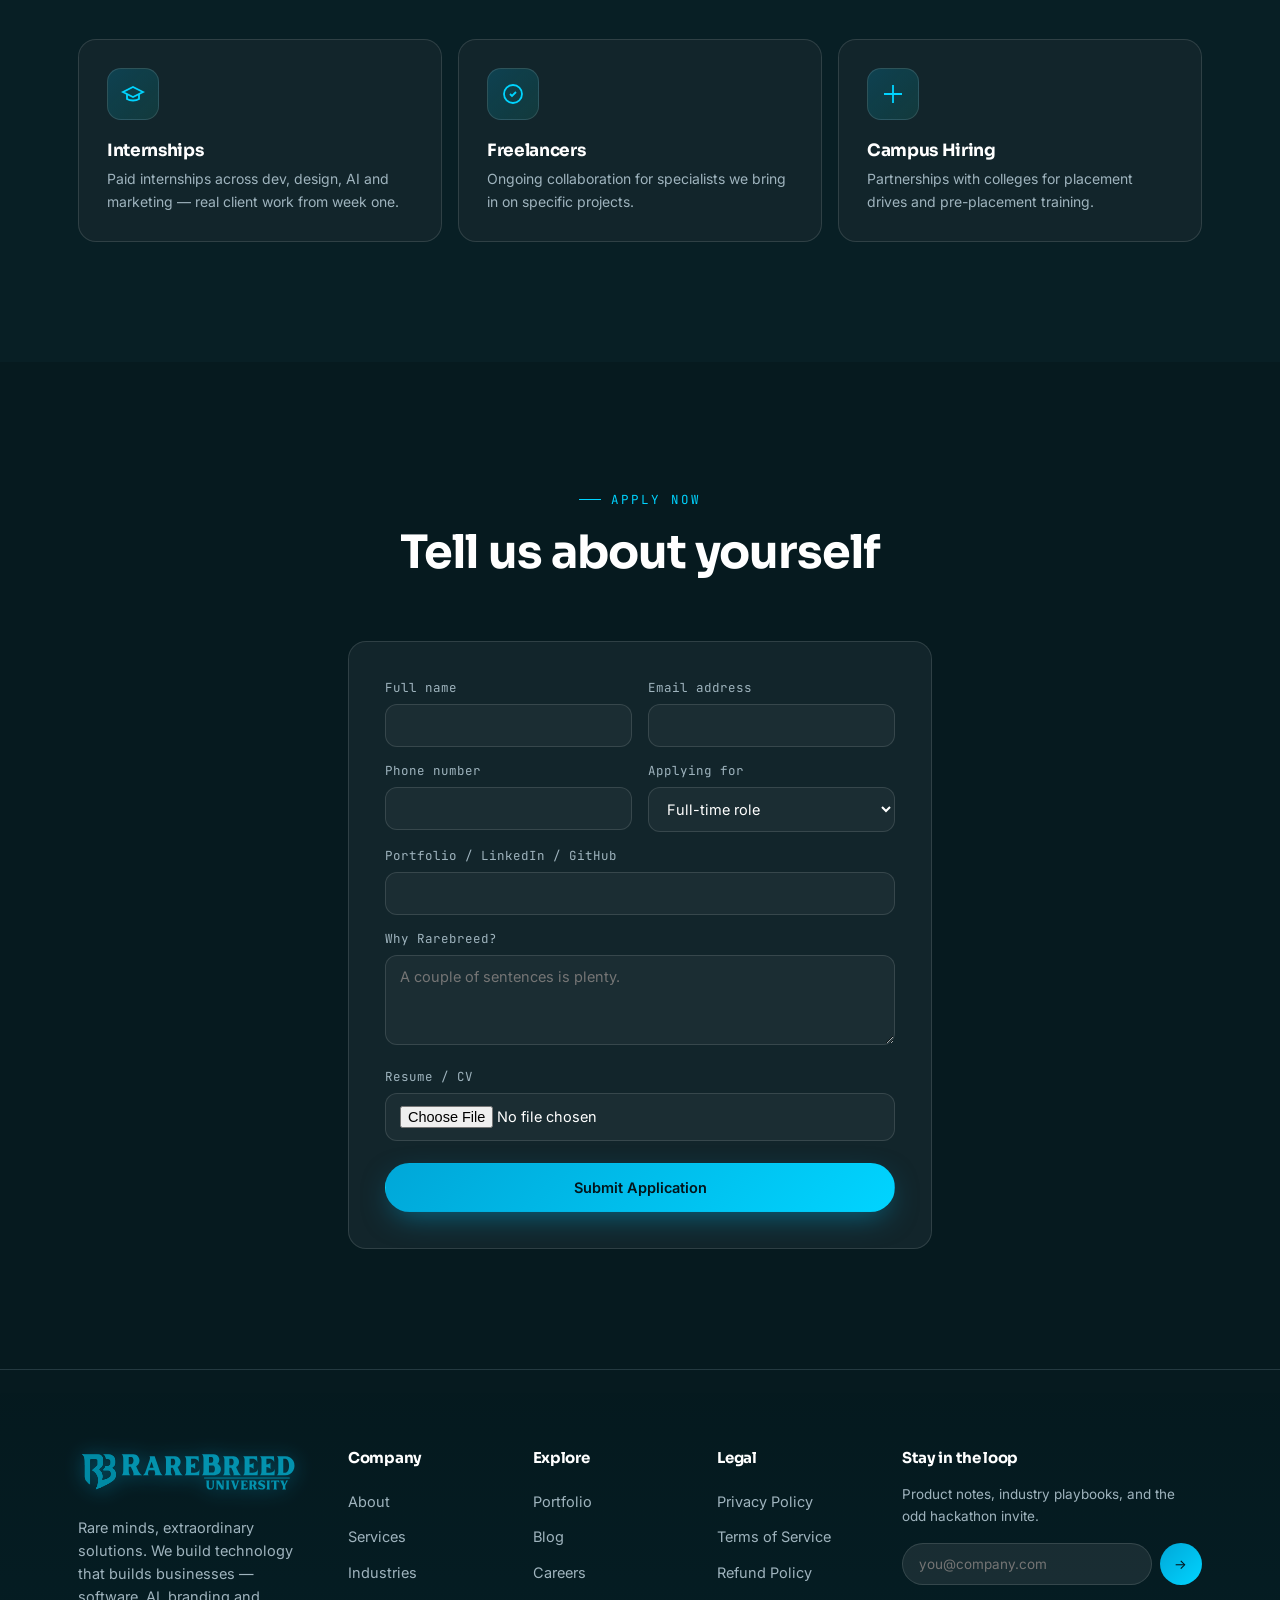
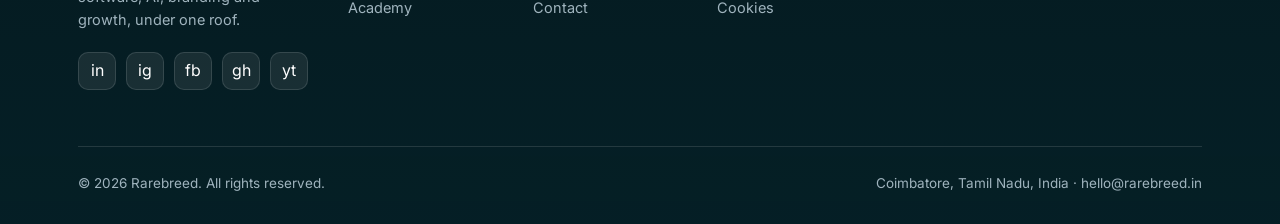
<file: careers.html>
<!DOCTYPE html>
<html lang="en">
<head>
<meta charset="UTF-8">
<meta name="viewport" content="width=device-width, initial-scale=1.0">
<title>Careers — Rarebreed</title>
<meta name="description" content="Open positions, internships, freelance collaborations and campus hiring at Rarebreed.">
<link rel="preconnect" href="https://fonts.googleapis.com">
<link href="https://fonts.googleapis.com/css2?family=Sora:wght@400;500;600;700;800&family=Inter:wght@400;500;600;700&family=JetBrains+Mono:wght@400;500&display=swap" rel="stylesheet">
<link rel="stylesheet" href="assets/style.css">
<link rel="icon" type="image/png" href="assets/images/rb_logo.png">
</head>
<body>
<!-- Custom Cursor -->
<div id="custom-cursor"><img src="assets/images/rb_logo.png" alt="" id="cursor-logo"></div>

<header class="nav" id="nav">
  <div class="container nav-inner">
    <a href="index.html" class="brand"><img src="assets/images/Homepage-Logo.svg" alt="Rarebreed University" class="brand-logo"></a>
    <nav class="nav-links">
      <a href="index.html">Home</a>
      <a href="services.html">Services</a>
      <a href="solutions.html">Solutions</a>
      <a href="industries.html">Industries</a>
      <a href="portfolio.html">Portfolio</a>
      <a href="academy.html">Academy</a>
      <a href="about.html">About</a>
      <a href="careers.html" class="active">Careers</a>
      <a href="blog.html">Blog</a>
    </nav>
    <div class="nav-cta">
      <a href="contact.html" class="btn btn-ghost btn-sm">Contact</a>
      <a href="#" class="btn btn-primary btn-sm" data-open-popup>Book Consultation</a>
    </div>
    <button class="nav-burger" aria-label="Menu"><span></span></button>
  </div>
</header>
<div class="mobile-menu">
  <button class="mobile-close">✕</button>
  <a href="index.html">Home</a>
  <a href="services.html">Services</a>
  <a href="solutions.html">Solutions</a>
  <a href="industries.html">Industries</a>
  <a href="portfolio.html">Portfolio</a>
  <a href="academy.html">Academy</a>
  <a href="about.html">About</a>
  <a href="careers.html">Careers</a>
  <a href="blog.html">Blog</a>
  <a href="contact.html">Contact</a>
  <a href="#" class="btn btn-primary" data-open-popup>Book Free Consultation</a>
</div>

<section class="page-hero">
  <div class="glow"></div>
  <div class="container">
    <div class="page-kicker"><a href="index.html">Home</a> / Careers</div>
    <span class="eyebrow">Join Rarebreed</span>
    <h1 class="h-display" style="max-width:780px;">Work with a team that ships across five disciplines.</h1>
    <p class="muted mt-24" style="font-size:18px;max-width:620px;">Full-time roles, internships, freelance collaborations and campus hiring — all in one place.</p>
  </div>
</section>

<section class="section">
  <div class="container">
    <div class="section-head reveal"><span class="eyebrow">Open positions</span><h2>Current openings</h2></div>
    <div class="grid grid-1" style="gap:14px;">
      <div class="card tilt reveal flex between" style="padding:24px;flex-wrap:wrap;gap:12px;">
        <div><h3 style="font-size:17px;">Full Stack Developer</h3><p class="muted mt-8" style="font-size:13.5px;">Coimbatore · Full-time · Rarebreed Tech</p></div>
        <a href="#apply" class="btn btn-ghost btn-sm">Apply</a>
      </div>
      <div class="card tilt reveal reveal-delay-1 flex between" style="padding:24px;flex-wrap:wrap;gap:12px;">
        <div><h3 style="font-size:17px;">AI/ML Engineer</h3><p class="muted mt-8" style="font-size:13.5px;">Coimbatore / Remote · Full-time · Rarebreed AI</p></div>
        <a href="#apply" class="btn btn-ghost btn-sm">Apply</a>
      </div>
      <div class="card tilt reveal reveal-delay-2 flex between" style="padding:24px;flex-wrap:wrap;gap:12px;">
        <div><h3 style="font-size:17px;">UI/UX Designer</h3><p class="muted mt-8" style="font-size:13.5px;">Coimbatore · Full-time · Rarebreed Creative</p></div>
        <a href="#apply" class="btn btn-ghost btn-sm">Apply</a>
      </div>
      <div class="card tilt reveal flex between" style="padding:24px;flex-wrap:wrap;gap:12px;">
        <div><h3 style="font-size:17px;">Performance Marketing Specialist</h3><p class="muted mt-8" style="font-size:13.5px;">Remote · Full-time · Rarebreed Digital</p></div>
        <a href="#apply" class="btn btn-ghost btn-sm">Apply</a>
      </div>
    </div>
  </div>
</section>

<section class="section" style="background:var(--bg-2);" id="internships">
  <div class="container grid grid-3 gap-16">
    <div class="card tilt reveal" style="padding:28px;">
      <div class="icon-tile"><svg viewBox="0 0 24 24" fill="none" stroke="currentColor" stroke-width="1.8"><path d="M22 10 12 5 2 10l10 5 10-5Z"/><path d="M6 12v5c3 2 9 2 12 0v-5"/></svg></div>
      <h3 style="font-size:17px;">Internships</h3>
      <p class="muted mt-8" style="font-size:14px;">Paid internships across dev, design, AI and marketing — real client work from week one.</p>
    </div>
    <div class="card tilt reveal reveal-delay-1" style="padding:28px;">
      <div class="icon-tile"><svg viewBox="0 0 24 24" fill="none" stroke="currentColor" stroke-width="1.8"><circle cx="12" cy="12" r="9"/><path d="M9 12l2 2 4-4"/></svg></div>
      <h3 style="font-size:17px;">Freelancers</h3>
      <p class="muted mt-8" style="font-size:14px;">Ongoing collaboration for specialists we bring in on specific projects.</p>
    </div>
    <div class="card tilt reveal reveal-delay-2" style="padding:28px;">
      <div class="icon-tile"><svg viewBox="0 0 24 24" fill="none" stroke="currentColor" stroke-width="1.8"><path d="M12 3v18M3 12h18"/></svg></div>
      <h3 style="font-size:17px;">Campus Hiring</h3>
      <p class="muted mt-8" style="font-size:14px;">Partnerships with colleges for placement drives and pre-placement training.</p>
    </div>
  </div>
</section>

<section class="section" id="apply">
  <div class="container" style="max-width:640px;">
    <div class="section-head center reveal"><span class="eyebrow" style="justify-content:center;">Apply now</span><h2>Tell us about yourself</h2></div>
    <form class="card reveal" style="padding:36px;" data-fake-submit>
      <div class="grid grid-2 gap-16">
        <div class="field"><label>Full name</label><input type="text" required></div>
        <div class="field"><label>Email address</label><input type="email" required></div>
      </div>
      <div class="grid grid-2 gap-16">
        <div class="field"><label>Phone number</label><input type="tel" required></div>
        <div class="field">
          <label>Applying for</label>
          <select><option>Full-time role</option><option>Internship</option><option>Freelance collaboration</option><option>Campus hiring</option></select>
        </div>
      </div>
      <div class="field"><label>Portfolio / LinkedIn / GitHub</label><input type="text"></div>
      <div class="field"><label>Why Rarebreed?</label><textarea placeholder="A couple of sentences is plenty."></textarea></div>
      <div class="field"><label>Resume / CV</label><input type="file"></div>
      <button type="submit" class="btn btn-primary btn-block mt-8">Submit Application</button>
    </form>
  </div>
</section>

<footer class="footer">
  <div class="container">
    <div class="footer-top">
      <div class="footer-brand">
        <a href="index.html" class="brand"><img src="assets/images/Homepage-Logo.svg" alt="Rarebreed University" class="brand-logo"></a>
        <p>Rare minds, extraordinary solutions. We build technology that builds businesses — software, AI, branding and growth, under one roof.</p>
        <div class="social-row">
          <a href="#" aria-label="LinkedIn">in</a><a href="#" aria-label="Instagram">ig</a><a href="#" aria-label="Facebook">fb</a><a href="#" aria-label="GitHub">gh</a><a href="#" aria-label="YouTube">yt</a>
        </div>
      </div>
      <div class="footer-col"><h4>Company</h4><a href="about.html">About</a><a href="services.html">Services</a><a href="industries.html">Industries</a><a href="academy.html">Academy</a></div>
      <div class="footer-col"><h4>Explore</h4><a href="portfolio.html">Portfolio</a><a href="blog.html">Blog</a><a href="careers.html">Careers</a><a href="contact.html">Contact</a></div>
      <div class="footer-col"><h4>Legal</h4><a href="#">Privacy Policy</a><a href="#">Terms of Service</a><a href="#">Refund Policy</a><a href="#">Cookies</a></div>
      <div class="footer-col">
        <h4>Stay in the loop</h4>
        <p class="muted" style="font-size:13.5px;">Product notes, industry playbooks, and the odd hackathon invite.</p>
        <form class="newsletter" data-fake-submit><input type="email" placeholder="you@company.com" required><button type="submit" aria-label="Subscribe">→</button></form>
      </div>
    </div>
    <div class="footer-bottom">
      <p>© <span class="cur-year"></span> Rarebreed. All rights reserved.</p>
      <p>Coimbatore, Tamil Nadu, India · hello@rarebreed.in</p>
    </div>
  </div>
</footer>

<div class="popup-overlay" id="consult-popup">
  <div class="popup-card glass">
    <button class="popup-close" aria-label="Close">✕</button>
    <span class="eyebrow">Free consultation</span>
    <h3 style="font-size:24px;margin-bottom:8px;">Let's scope your project</h3>
    <p class="muted" style="font-size:14px;margin-bottom:20px;">30 minutes, no pitch deck — just your goals and an honest read on scope, timeline and budget.</p>
    <form data-fake-submit>
      <div class="field"><label>Full name</label><input type="text" required></div>
      <div class="field"><label>WhatsApp / phone</label><input type="tel" required></div>
      <div class="field"><label>What are you building?</label><input type="text" placeholder="e.g. Hospital ERP, AI chatbot..."></div>
      <button type="submit" class="btn btn-primary btn-block mt-8">Book Free Consultation</button>
    </form>
  </div>
</div>

<script src="assets/script.js"></script>
</body>
</html>
</file>
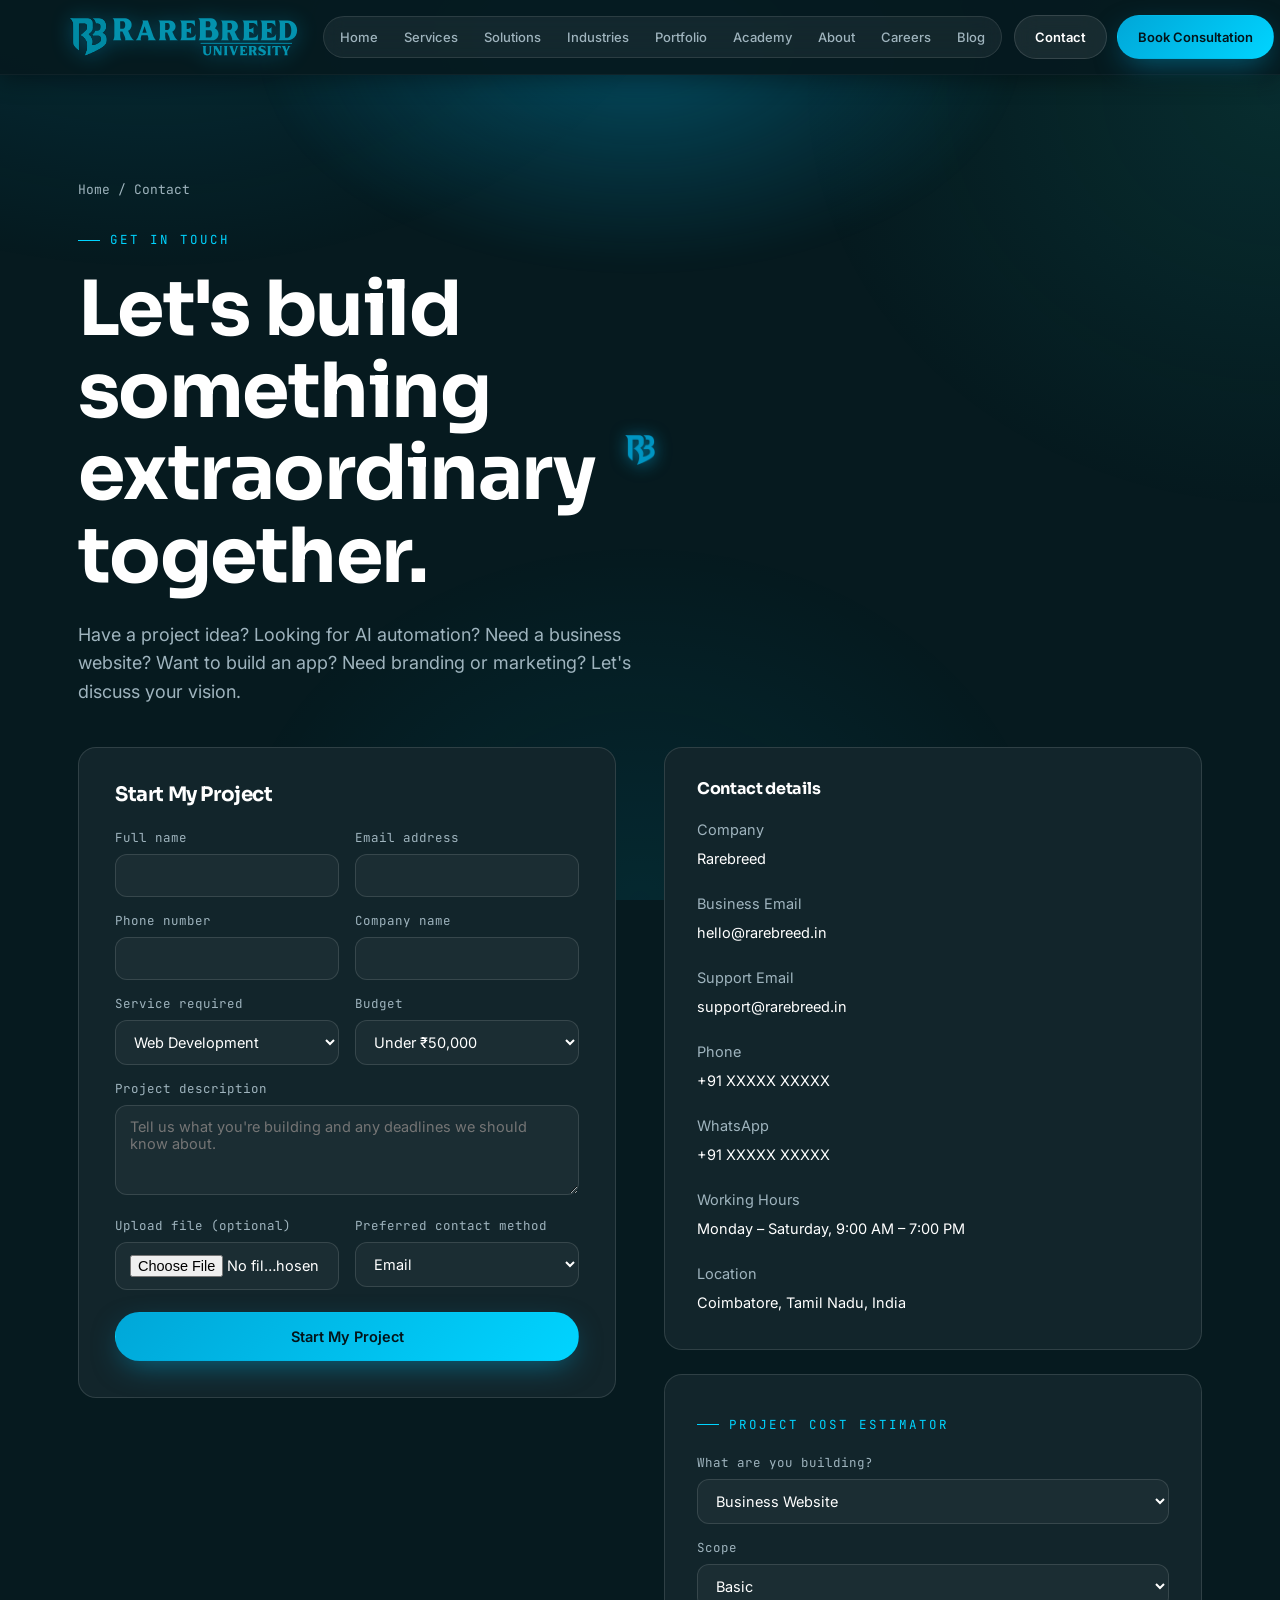
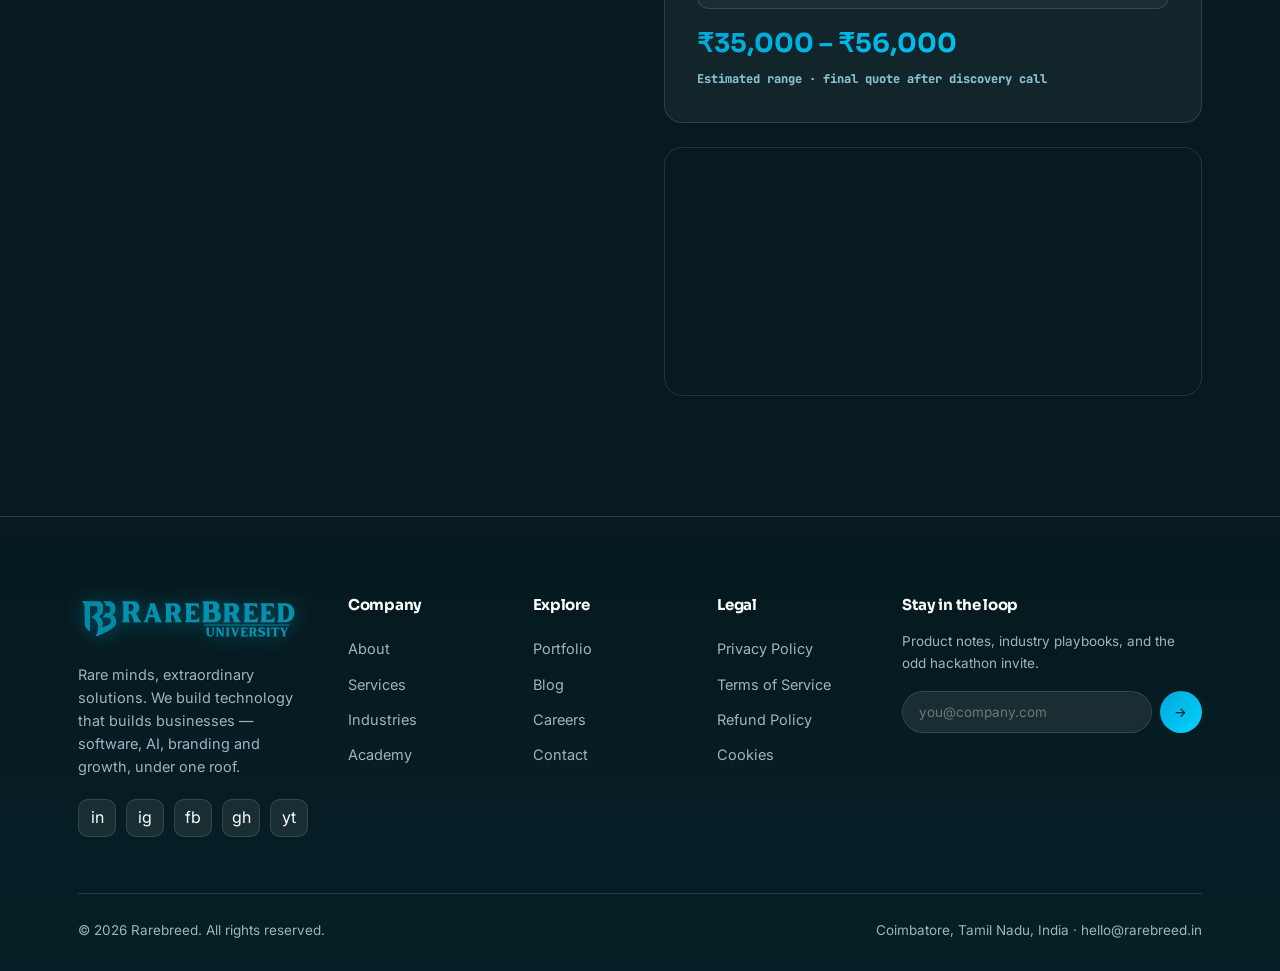
<file: contact.html>
<!DOCTYPE html>
<html lang="en">
<head>
<meta charset="UTF-8">
<meta name="viewport" content="width=device-width, initial-scale=1.0">
<title>Contact Rarebreed</title>
<meta name="description" content="Get in touch with Rarebreed for web development, AI automation, custom software, branding or digital marketing projects.">
<link rel="preconnect" href="https://fonts.googleapis.com">
<link href="https://fonts.googleapis.com/css2?family=Sora:wght@400;500;600;700;800&family=Inter:wght@400;500;600;700&family=JetBrains+Mono:wght@400;500&display=swap" rel="stylesheet">
<link rel="stylesheet" href="assets/style.css">
<link rel="icon" type="image/png" href="assets/images/rb_logo.png">
</head>
<body>
<!-- Custom Cursor -->
<div id="custom-cursor"><img src="assets/images/rb_logo.png" alt="" id="cursor-logo"></div>

<header class="nav" id="nav">
  <div class="container nav-inner">
    <a href="index.html" class="brand"><img src="assets/images/Homepage-Logo.svg" alt="Rarebreed University" class="brand-logo"></a>
    <nav class="nav-links">
      <a href="index.html">Home</a>
      <a href="services.html">Services</a>
      <a href="solutions.html">Solutions</a>
      <a href="industries.html">Industries</a>
      <a href="portfolio.html">Portfolio</a>
      <a href="academy.html">Academy</a>
      <a href="about.html">About</a>
      <a href="careers.html">Careers</a>
      <a href="blog.html">Blog</a>
    </nav>
    <div class="nav-cta">
      <a href="contact.html" class="btn btn-ghost btn-sm">Contact</a>
      <a href="#" class="btn btn-primary btn-sm" data-open-popup>Book Consultation</a>
    </div>
    <button class="nav-burger" aria-label="Menu"><span></span></button>
  </div>
</header>
<div class="mobile-menu">
  <button class="mobile-close">✕</button>
  <a href="index.html">Home</a>
  <a href="services.html">Services</a>
  <a href="solutions.html">Solutions</a>
  <a href="industries.html">Industries</a>
  <a href="portfolio.html">Portfolio</a>
  <a href="academy.html">Academy</a>
  <a href="about.html">About</a>
  <a href="careers.html">Careers</a>
  <a href="blog.html">Blog</a>
  <a href="contact.html">Contact</a>
  <a href="#" class="btn btn-primary" data-open-popup>Book Free Consultation</a>
</div>

<section class="page-hero" style="padding-bottom:40px;">
  <div class="glow"></div>
  <div class="container">
    <div class="page-kicker"><a href="index.html">Home</a> / Contact</div>
    <span class="eyebrow">Get in touch</span>
    <h1 class="h-display" style="max-width:780px;">Let's build something extraordinary together.</h1>
    <p class="muted mt-24" style="font-size:18px;max-width:600px;">Have a project idea? Looking for AI automation? Need a business website? Want to build an app? Need branding or marketing? Let's discuss your vision.</p>
  </div>
</section>

<section class="section" style="padding-top:0;">
  <div class="container grid grid-2" style="gap:48px;align-items:start;">

    <!-- FORM -->
    <form class="card reveal" style="padding:36px;" data-fake-submit>
      <h3 style="font-size:20px;margin-bottom:22px;">Start My Project</h3>
      <div class="grid grid-2 gap-16">
        <div class="field"><label>Full name</label><input type="text" required></div>
        <div class="field"><label>Email address</label><input type="email" required></div>
      </div>
      <div class="grid grid-2 gap-16">
        <div class="field"><label>Phone number</label><input type="tel" required></div>
        <div class="field"><label>Company name</label><input type="text"></div>
      </div>
      <div class="grid grid-2 gap-16">
        <div class="field">
          <label>Service required</label>
          <select>
            <option>Web Development</option><option>Custom Software / ERP</option><option>Mobile App</option>
            <option>AI / Automation</option><option>Branding / Creative</option><option>Digital Marketing</option>
            <option>Academy / Training</option><option>Not sure yet</option>
          </select>
        </div>
        <div class="field">
          <label>Budget</label>
          <select><option>Under ₹50,000</option><option>₹50,000 – ₹2,00,000</option><option>₹2,00,000 – ₹10,00,000</option><option>Above ₹10,00,000</option></select>
        </div>
      </div>
      <div class="field"><label>Project description</label><textarea placeholder="Tell us what you're building and any deadlines we should know about." required></textarea></div>
      <div class="grid grid-2 gap-16">
        <div class="field"><label>Upload file (optional)</label><input type="file"></div>
        <div class="field">
          <label>Preferred contact method</label>
          <select><option>Email</option><option>Phone Call</option><option>WhatsApp</option></select>
        </div>
      </div>
      <button type="submit" class="btn btn-primary btn-block mt-8">Start My Project</button>
    </form>

    <!-- DETAILS + ESTIMATOR -->
    <div>
      <div class="card reveal reveal-delay-1" style="padding:32px;">
        <h3 style="font-size:16px;margin-bottom:18px;">Contact details</h3>
        <div style="font-size:14.5px;line-height:2;">
          <p><span class="muted">Company</span><br>Rarebreed</p>
          <p class="mt-16"><span class="muted">Business Email</span><br>hello@rarebreed.in</p>
          <p class="mt-16"><span class="muted">Support Email</span><br>support@rarebreed.in</p>
          <p class="mt-16"><span class="muted">Phone</span><br>+91 XXXXX XXXXX</p>
          <p class="mt-16"><span class="muted">WhatsApp</span><br>+91 XXXXX XXXXX</p>
          <p class="mt-16"><span class="muted">Working Hours</span><br>Monday – Saturday, 9:00 AM – 7:00 PM</p>
          <p class="mt-16"><span class="muted">Location</span><br>Coimbatore, Tamil Nadu, India</p>
        </div>
      </div>

      <div class="card reveal reveal-delay-2 mt-24" style="padding:32px;">
        <span class="eyebrow">Project cost estimator</span>
        <form id="estimator">
          <div class="field">
            <label>What are you building?</label>
            <select name="service">
              <option value="website">Business Website</option>
              <option value="ecommerce">E-Commerce Store</option>
              <option value="software">Custom Software / ERP</option>
              <option value="mobile">Mobile App</option>
              <option value="ai">AI Chatbot / Automation</option>
            </select>
          </div>
          <div class="field">
            <label>Scope</label>
            <select name="scope">
              <option value="basic">Basic</option>
              <option value="standard">Standard</option>
              <option value="premium">Premium</option>
            </select>
          </div>
        </form>
        <div id="estimator-output" style="font-family:'Sora';font-weight:700;font-size:26px;margin-top:14px;background:var(--grad-primary);-webkit-background-clip:text;background-clip:text;color:transparent;"></div>
      </div>

      <div class="reveal reveal-delay-3 mt-24" style="border-radius:var(--radius-md);overflow:hidden;border:1px solid var(--border);">
        <iframe title="Rarebreed location map" src="https://www.google.com/maps?q=Coimbatore,Tamil%20Nadu,India&output=embed" width="100%" height="240" style="border:0;filter:invert(90%) hue-rotate(180deg) contrast(90%);" loading="lazy"></iframe>
      </div>
    </div>
  </div>
</section>

<footer class="footer">
  <div class="container">
    <div class="footer-top">
      <div class="footer-brand">
        <a href="index.html" class="brand"><img src="assets/images/Homepage-Logo.svg" alt="Rarebreed University" class="brand-logo"></a>
        <p>Rare minds, extraordinary solutions. We build technology that builds businesses — software, AI, branding and growth, under one roof.</p>
        <div class="social-row">
          <a href="#" aria-label="LinkedIn">in</a><a href="#" aria-label="Instagram">ig</a><a href="#" aria-label="Facebook">fb</a><a href="#" aria-label="GitHub">gh</a><a href="#" aria-label="YouTube">yt</a>
        </div>
      </div>
      <div class="footer-col"><h4>Company</h4><a href="about.html">About</a><a href="services.html">Services</a><a href="industries.html">Industries</a><a href="academy.html">Academy</a></div>
      <div class="footer-col"><h4>Explore</h4><a href="portfolio.html">Portfolio</a><a href="blog.html">Blog</a><a href="careers.html">Careers</a><a href="contact.html">Contact</a></div>
      <div class="footer-col"><h4>Legal</h4><a href="#">Privacy Policy</a><a href="#">Terms of Service</a><a href="#">Refund Policy</a><a href="#">Cookies</a></div>
      <div class="footer-col">
        <h4>Stay in the loop</h4>
        <p class="muted" style="font-size:13.5px;">Product notes, industry playbooks, and the odd hackathon invite.</p>
        <form class="newsletter" data-fake-submit><input type="email" placeholder="you@company.com" required><button type="submit" aria-label="Subscribe">→</button></form>
      </div>
    </div>
    <div class="footer-bottom">
      <p>© <span class="cur-year"></span> Rarebreed. All rights reserved.</p>
      <p>Coimbatore, Tamil Nadu, India · hello@rarebreed.in</p>
    </div>
  </div>
</footer>

<div class="popup-overlay" id="consult-popup">
  <div class="popup-card glass">
    <button class="popup-close" aria-label="Close">✕</button>
    <span class="eyebrow">Free consultation</span>
    <h3 style="font-size:24px;margin-bottom:8px;">Let's scope your project</h3>
    <p class="muted" style="font-size:14px;margin-bottom:20px;">30 minutes, no pitch deck — just your goals and an honest read on scope, timeline and budget.</p>
    <form data-fake-submit>
      <div class="field"><label>Full name</label><input type="text" required></div>
      <div class="field"><label>WhatsApp / phone</label><input type="tel" required></div>
      <div class="field"><label>What are you building?</label><input type="text" placeholder="e.g. Hospital ERP, AI chatbot..."></div>
      <button type="submit" class="btn btn-primary btn-block mt-8">Book Free Consultation</button>
    </form>
  </div>
</div>

<script src="assets/script.js"></script>
</body>
</html>
</file>
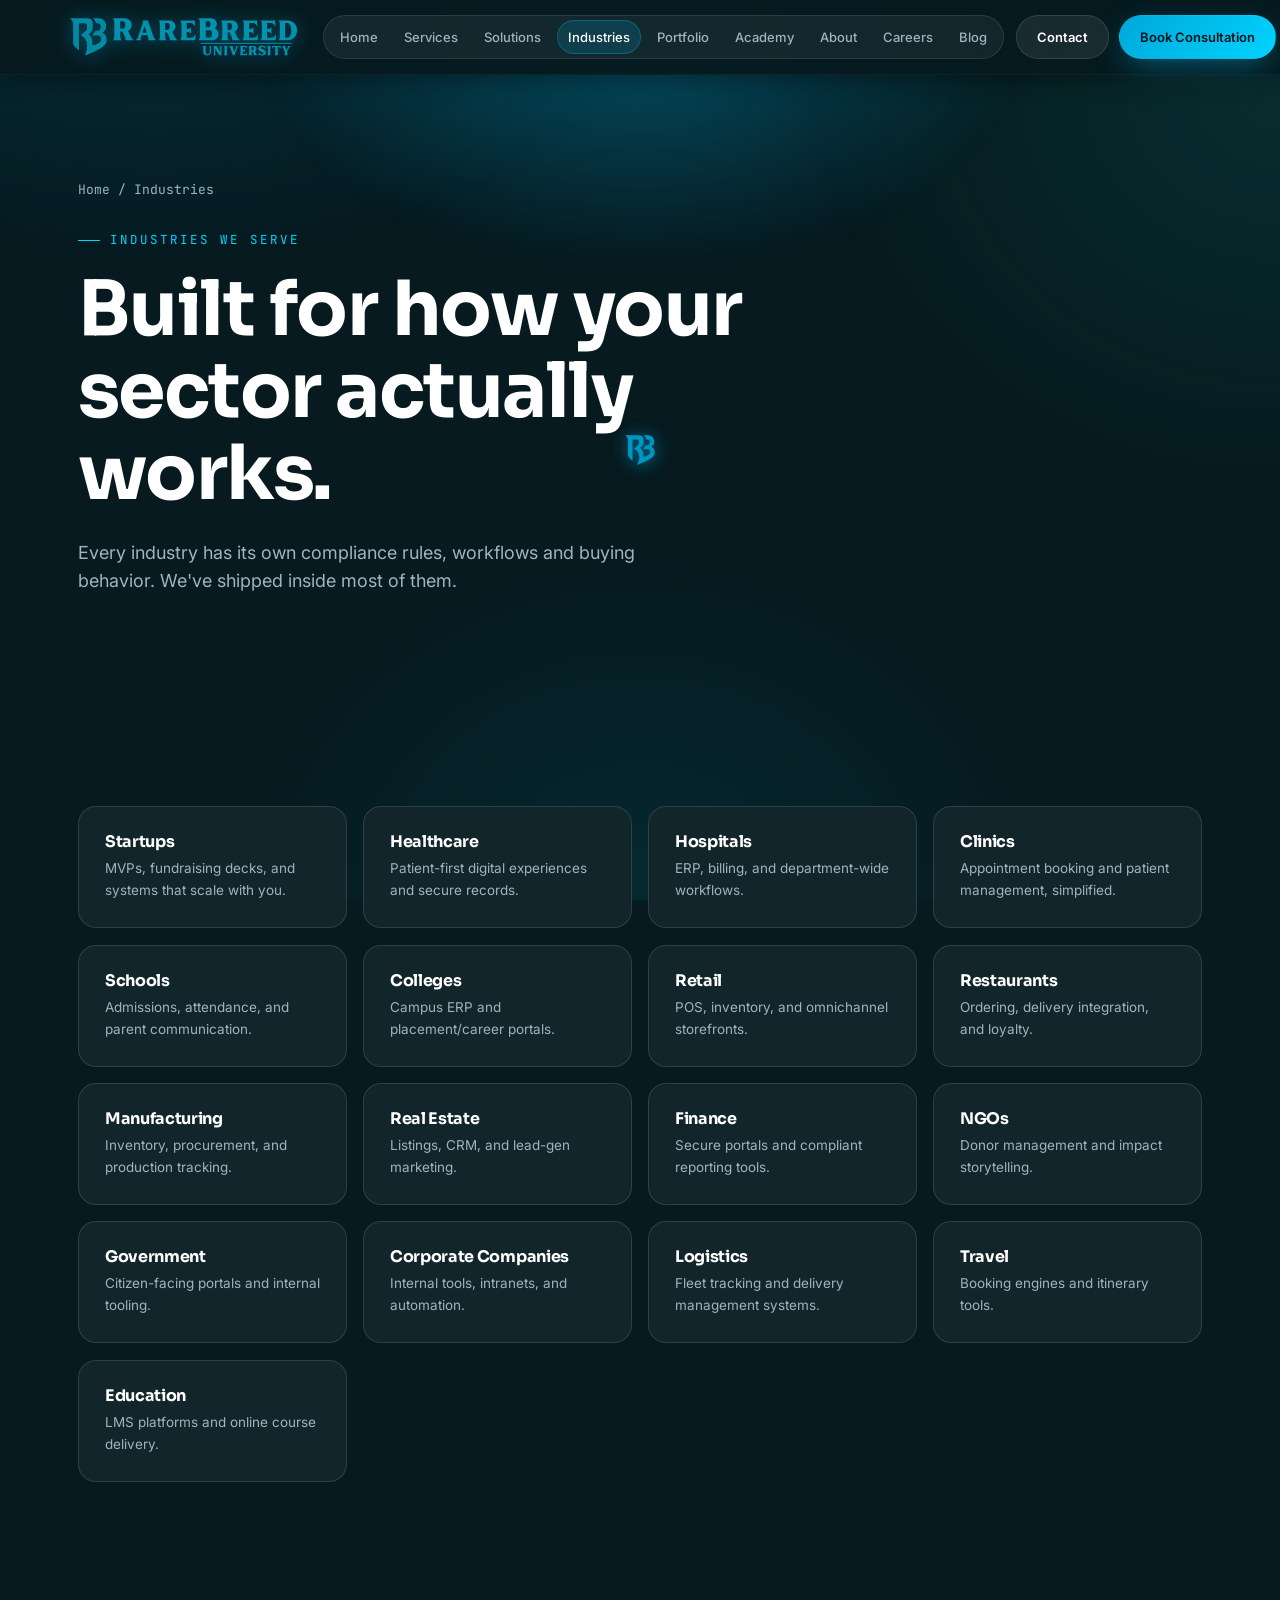
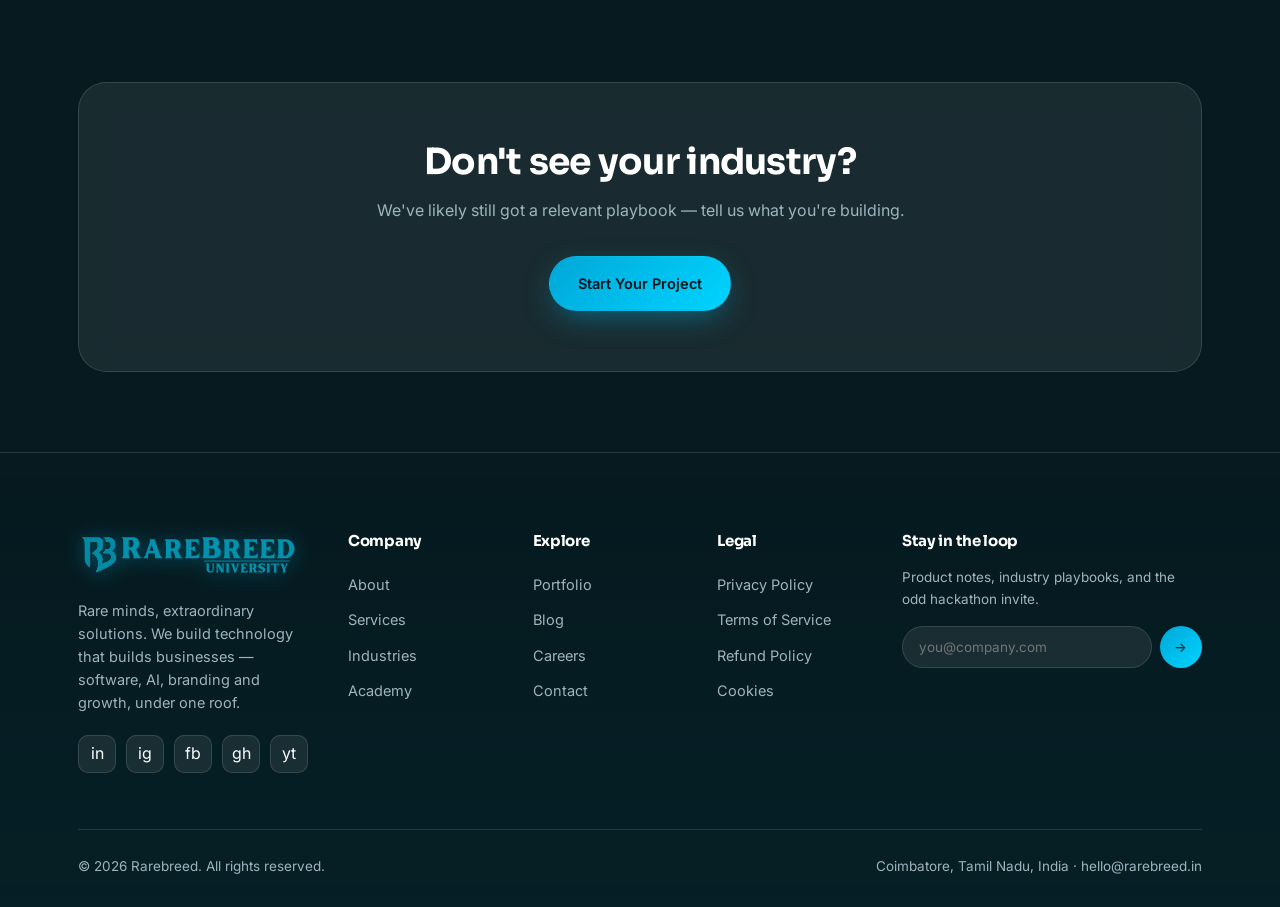
<file: industries.html>
<!DOCTYPE html>
<html lang="en">
<head>
<meta charset="UTF-8">
<meta name="viewport" content="width=device-width, initial-scale=1.0">
<title>Industries We Serve — Rarebreed</title>
<meta name="description" content="Rarebreed builds for startups, healthcare, education, retail, manufacturing, real estate, finance, government and more.">
<link rel="preconnect" href="https://fonts.googleapis.com">
<link href="https://fonts.googleapis.com/css2?family=Sora:wght@400;500;600;700;800&family=Inter:wght@400;500;600;700&family=JetBrains+Mono:wght@400;500&display=swap" rel="stylesheet">
<link rel="stylesheet" href="assets/style.css">
<link rel="icon" type="image/png" href="assets/images/rb_logo.png">
</head>
<body>
<!-- Custom Cursor -->
<div id="custom-cursor"><img src="assets/images/rb_logo.png" alt="" id="cursor-logo"></div>

<header class="nav" id="nav">
  <div class="container nav-inner">
    <a href="index.html" class="brand"><img src="assets/images/Homepage-Logo.svg" alt="Rarebreed University" class="brand-logo"></a>
    <nav class="nav-links">
      <a href="index.html">Home</a>
      <a href="services.html">Services</a>
      <a href="solutions.html">Solutions</a>
      <a href="industries.html" class="active">Industries</a>
      <a href="portfolio.html">Portfolio</a>
      <a href="academy.html">Academy</a>
      <a href="about.html">About</a>
      <a href="careers.html">Careers</a>
      <a href="blog.html">Blog</a>
    </nav>
    <div class="nav-cta">
      <a href="contact.html" class="btn btn-ghost btn-sm">Contact</a>
      <a href="#" class="btn btn-primary btn-sm" data-open-popup>Book Consultation</a>
    </div>
    <button class="nav-burger" aria-label="Menu"><span></span></button>
  </div>
</header>
<div class="mobile-menu">
  <button class="mobile-close">✕</button>
  <a href="index.html">Home</a>
  <a href="services.html">Services</a>
  <a href="solutions.html">Solutions</a>
  <a href="industries.html">Industries</a>
  <a href="portfolio.html">Portfolio</a>
  <a href="academy.html">Academy</a>
  <a href="about.html">About</a>
  <a href="careers.html">Careers</a>
  <a href="blog.html">Blog</a>
  <a href="contact.html">Contact</a>
  <a href="#" class="btn btn-primary" data-open-popup>Book Free Consultation</a>
</div>

<section class="page-hero">
  <div class="glow"></div>
  <div class="container">
    <div class="page-kicker"><a href="index.html">Home</a> / Industries</div>
    <span class="eyebrow">Industries we serve</span>
    <h1 class="h-display" style="max-width:780px;">Built for how your sector actually works.</h1>
    <p class="muted mt-24" style="font-size:18px;max-width:620px;">Every industry has its own compliance rules, workflows and buying behavior. We've shipped inside most of them.</p>
  </div>
</section>

<section class="section">
  <div class="container grid grid-4 gap-16">

    <div class="card tilt reveal" style="padding:26px;"><h3 style="font-size:16px;">Startups</h3><p class="muted mt-8" style="font-size:13.5px;">MVPs, fundraising decks, and systems that scale with you.</p></div>
    <div class="card tilt reveal reveal-delay-1" style="padding:26px;"><h3 style="font-size:16px;">Healthcare</h3><p class="muted mt-8" style="font-size:13.5px;">Patient-first digital experiences and secure records.</p></div>
    <div class="card tilt reveal reveal-delay-2" style="padding:26px;"><h3 style="font-size:16px;">Hospitals</h3><p class="muted mt-8" style="font-size:13.5px;">ERP, billing, and department-wide workflows.</p></div>
    <div class="card tilt reveal reveal-delay-3" style="padding:26px;"><h3 style="font-size:16px;">Clinics</h3><p class="muted mt-8" style="font-size:13.5px;">Appointment booking and patient management, simplified.</p></div>

    <div class="card tilt reveal" style="padding:26px;"><h3 style="font-size:16px;">Schools</h3><p class="muted mt-8" style="font-size:13.5px;">Admissions, attendance, and parent communication.</p></div>
    <div class="card tilt reveal reveal-delay-1" style="padding:26px;"><h3 style="font-size:16px;">Colleges</h3><p class="muted mt-8" style="font-size:13.5px;">Campus ERP and placement/career portals.</p></div>
    <div class="card tilt reveal reveal-delay-2" style="padding:26px;"><h3 style="font-size:16px;">Retail</h3><p class="muted mt-8" style="font-size:13.5px;">POS, inventory, and omnichannel storefronts.</p></div>
    <div class="card tilt reveal reveal-delay-3" style="padding:26px;"><h3 style="font-size:16px;">Restaurants</h3><p class="muted mt-8" style="font-size:13.5px;">Ordering, delivery integration, and loyalty.</p></div>

    <div class="card tilt reveal" style="padding:26px;"><h3 style="font-size:16px;">Manufacturing</h3><p class="muted mt-8" style="font-size:13.5px;">Inventory, procurement, and production tracking.</p></div>
    <div class="card tilt reveal reveal-delay-1" style="padding:26px;"><h3 style="font-size:16px;">Real Estate</h3><p class="muted mt-8" style="font-size:13.5px;">Listings, CRM, and lead-gen marketing.</p></div>
    <div class="card tilt reveal reveal-delay-2" style="padding:26px;"><h3 style="font-size:16px;">Finance</h3><p class="muted mt-8" style="font-size:13.5px;">Secure portals and compliant reporting tools.</p></div>
    <div class="card tilt reveal reveal-delay-3" style="padding:26px;"><h3 style="font-size:16px;">NGOs</h3><p class="muted mt-8" style="font-size:13.5px;">Donor management and impact storytelling.</p></div>

    <div class="card tilt reveal" style="padding:26px;"><h3 style="font-size:16px;">Government</h3><p class="muted mt-8" style="font-size:13.5px;">Citizen-facing portals and internal tooling.</p></div>
    <div class="card tilt reveal reveal-delay-1" style="padding:26px;"><h3 style="font-size:16px;">Corporate Companies</h3><p class="muted mt-8" style="font-size:13.5px;">Internal tools, intranets, and automation.</p></div>
    <div class="card tilt reveal reveal-delay-2" style="padding:26px;"><h3 style="font-size:16px;">Logistics</h3><p class="muted mt-8" style="font-size:13.5px;">Fleet tracking and delivery management systems.</p></div>
    <div class="card tilt reveal reveal-delay-3" style="padding:26px;"><h3 style="font-size:16px;">Travel</h3><p class="muted mt-8" style="font-size:13.5px;">Booking engines and itinerary tools.</p></div>

    <div class="card tilt reveal" style="padding:26px;"><h3 style="font-size:16px;">Education</h3><p class="muted mt-8" style="font-size:13.5px;">LMS platforms and online course delivery.</p></div>
  </div>
</section>

<section class="section-tight">
  <div class="container">
    <div class="glass reveal" style="padding:60px;border-radius:var(--radius-lg);text-align:center;">
      <h2 style="font-size:clamp(24px,3.2vw,36px);">Don't see your industry?</h2>
      <p class="muted mt-16">We've likely still got a relevant playbook — tell us what you're building.</p>
      <a href="contact.html" class="btn btn-primary mt-32">Start Your Project</a>
    </div>
  </div>
</section>

<footer class="footer">
  <div class="container">
    <div class="footer-top">
      <div class="footer-brand">
        <a href="index.html" class="brand"><img src="assets/images/Homepage-Logo.svg" alt="Rarebreed University" class="brand-logo"></a>
        <p>Rare minds, extraordinary solutions. We build technology that builds businesses — software, AI, branding and growth, under one roof.</p>
        <div class="social-row">
          <a href="#" aria-label="LinkedIn">in</a><a href="#" aria-label="Instagram">ig</a><a href="#" aria-label="Facebook">fb</a><a href="#" aria-label="GitHub">gh</a><a href="#" aria-label="YouTube">yt</a>
        </div>
      </div>
      <div class="footer-col"><h4>Company</h4><a href="about.html">About</a><a href="services.html">Services</a><a href="industries.html">Industries</a><a href="academy.html">Academy</a></div>
      <div class="footer-col"><h4>Explore</h4><a href="portfolio.html">Portfolio</a><a href="blog.html">Blog</a><a href="careers.html">Careers</a><a href="contact.html">Contact</a></div>
      <div class="footer-col"><h4>Legal</h4><a href="#">Privacy Policy</a><a href="#">Terms of Service</a><a href="#">Refund Policy</a><a href="#">Cookies</a></div>
      <div class="footer-col">
        <h4>Stay in the loop</h4>
        <p class="muted" style="font-size:13.5px;">Product notes, industry playbooks, and the odd hackathon invite.</p>
        <form class="newsletter" data-fake-submit><input type="email" placeholder="you@company.com" required><button type="submit" aria-label="Subscribe">→</button></form>
      </div>
    </div>
    <div class="footer-bottom">
      <p>© <span class="cur-year"></span> Rarebreed. All rights reserved.</p>
      <p>Coimbatore, Tamil Nadu, India · hello@rarebreed.in</p>
    </div>
  </div>
</footer>

<div class="popup-overlay" id="consult-popup">
  <div class="popup-card glass">
    <button class="popup-close" aria-label="Close">✕</button>
    <span class="eyebrow">Free consultation</span>
    <h3 style="font-size:24px;margin-bottom:8px;">Let's scope your project</h3>
    <p class="muted" style="font-size:14px;margin-bottom:20px;">30 minutes, no pitch deck — just your goals and an honest read on scope, timeline and budget.</p>
    <form data-fake-submit>
      <div class="field"><label>Full name</label><input type="text" required></div>
      <div class="field"><label>WhatsApp / phone</label><input type="tel" required></div>
      <div class="field"><label>What are you building?</label><input type="text" placeholder="e.g. Hospital ERP, AI chatbot..."></div>
      <button type="submit" class="btn btn-primary btn-block mt-8">Book Free Consultation</button>
    </form>
  </div>
</div>

<script src="assets/script.js"></script>
</body>
</html>
</file>
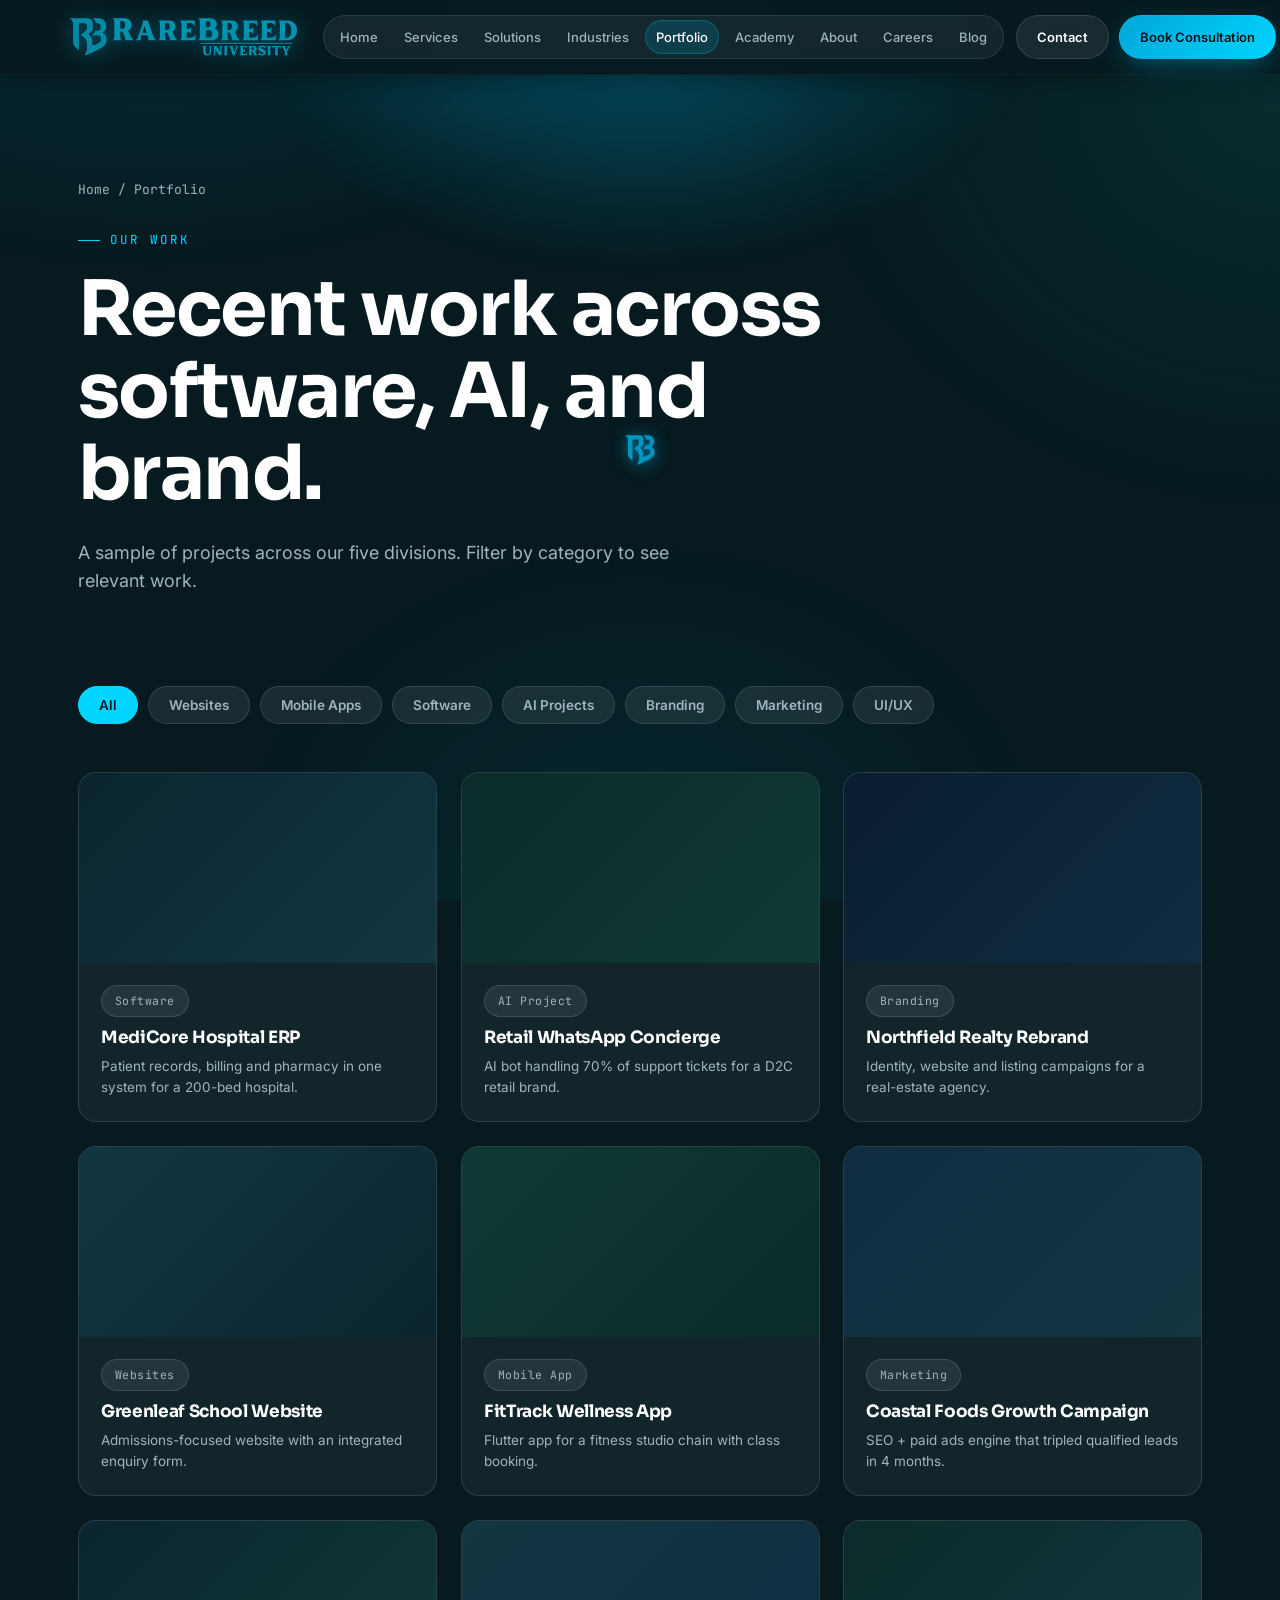
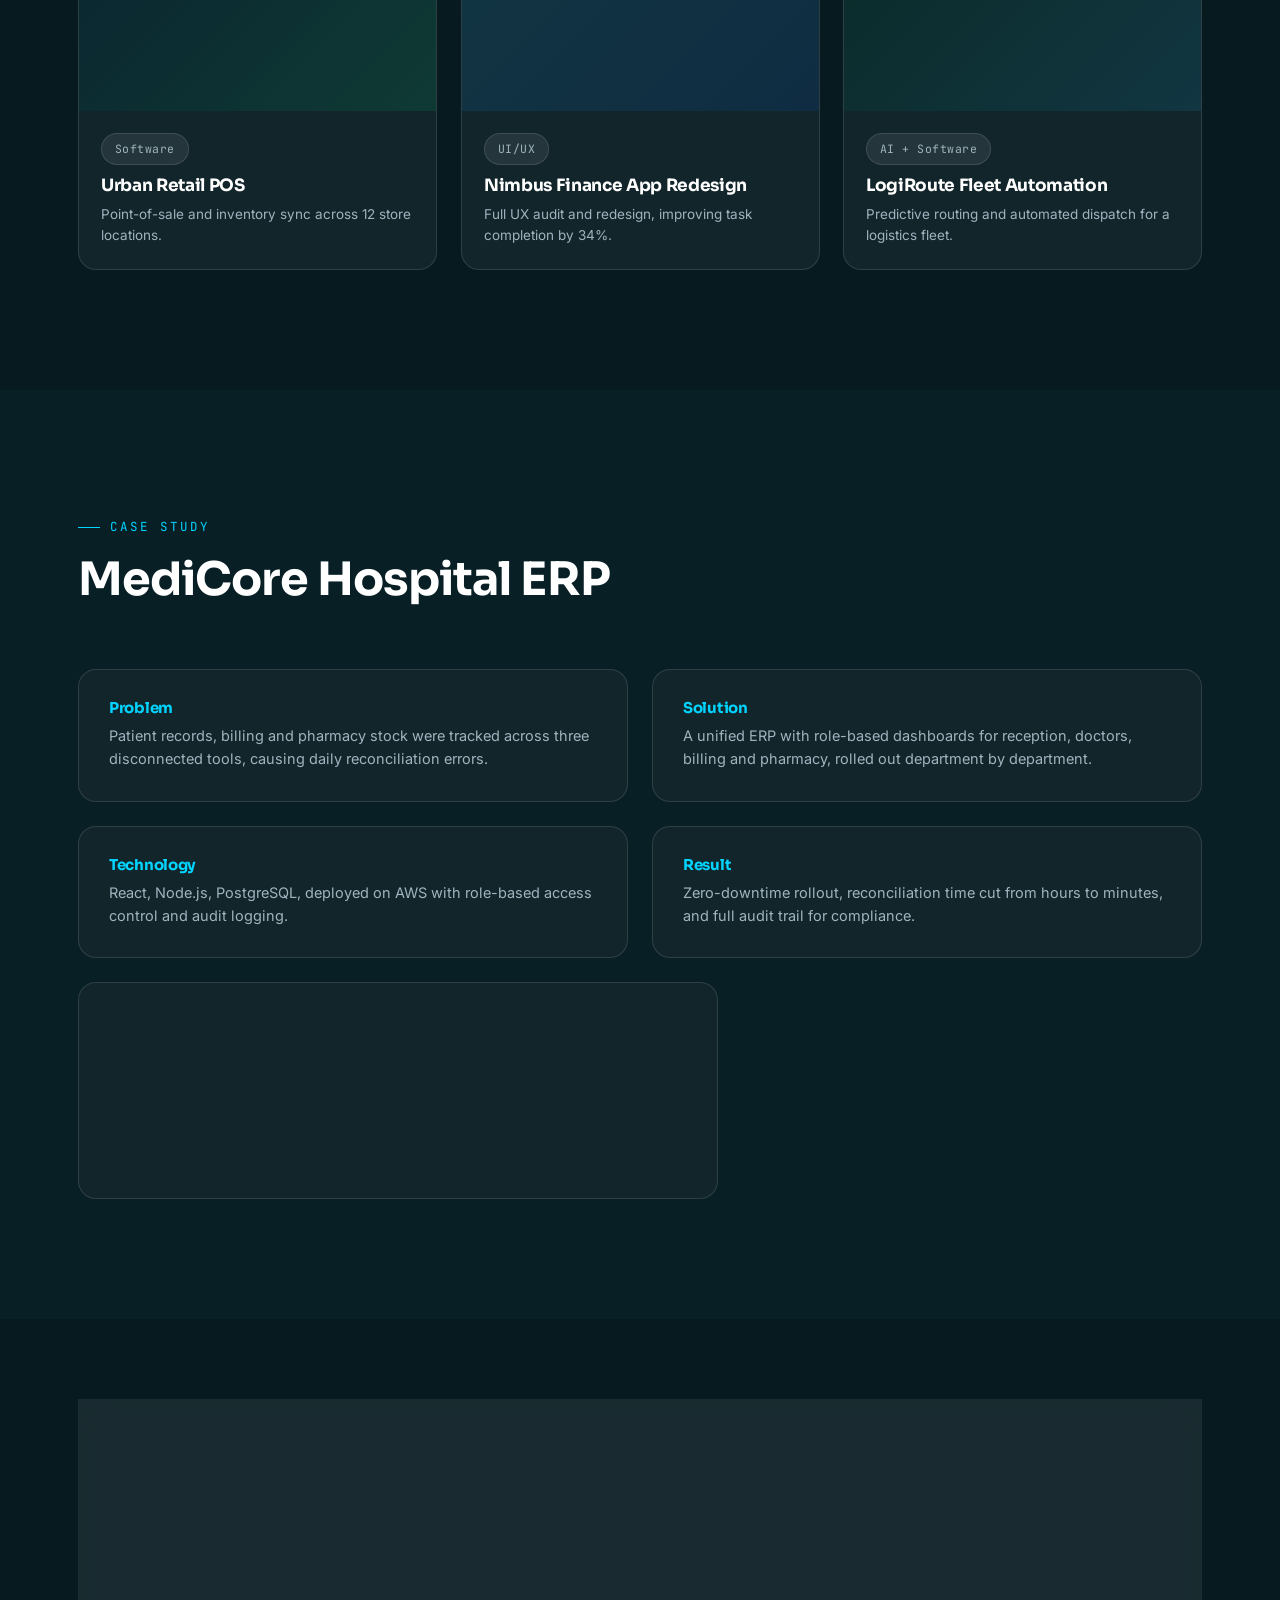
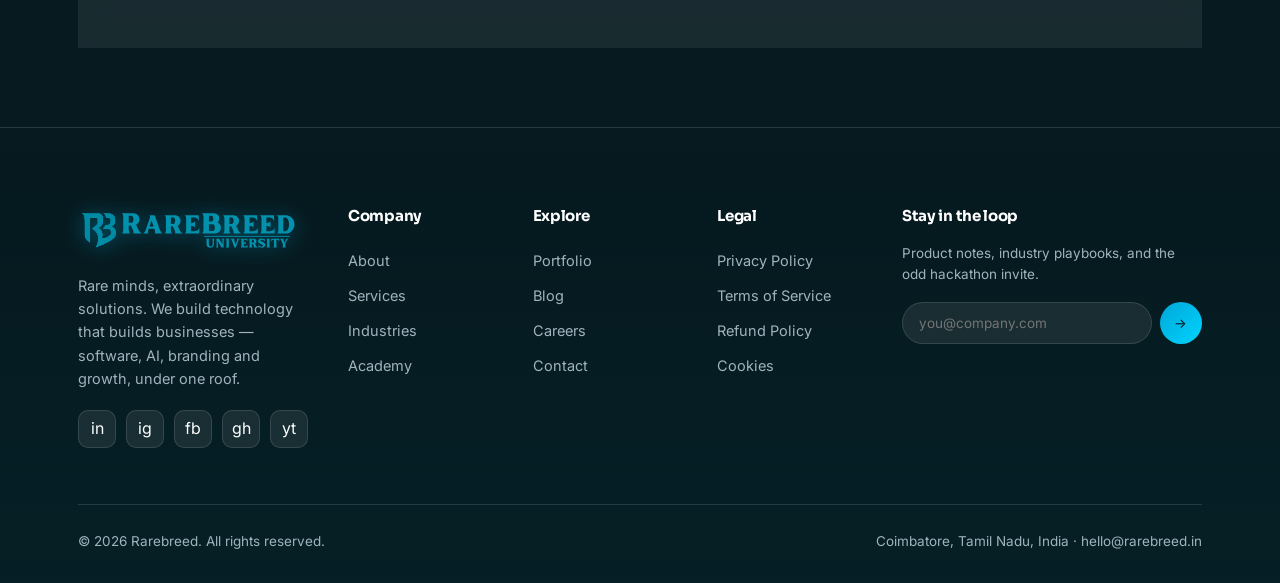
<file: portfolio.html>
<!DOCTYPE html>
<html lang="en">
<head>
<meta charset="UTF-8">
<meta name="viewport" content="width=device-width, initial-scale=1.0">
<title>Portfolio — Rarebreed</title>
<meta name="description" content="Selected Rarebreed projects across websites, mobile apps, software, AI, branding, marketing and UI/UX, with a featured case study.">
<link rel="preconnect" href="https://fonts.googleapis.com">
<link href="https://fonts.googleapis.com/css2?family=Sora:wght@400;500;600;700;800&family=Inter:wght@400;500;600;700&family=JetBrains+Mono:wght@400;500&display=swap" rel="stylesheet">
<link rel="stylesheet" href="assets/style.css">
<link rel="icon" type="image/png" href="assets/images/rb_logo.png">
</head>
<body>
<!-- Custom Cursor -->
<div id="custom-cursor"><img src="assets/images/rb_logo.png" alt="" id="cursor-logo"></div>

<header class="nav" id="nav">
  <div class="container nav-inner">
    <a href="index.html" class="brand"><img src="assets/images/Homepage-Logo.svg" alt="Rarebreed University" class="brand-logo"></a>
    <nav class="nav-links">
      <a href="index.html">Home</a>
      <a href="services.html">Services</a>
      <a href="solutions.html">Solutions</a>
      <a href="industries.html">Industries</a>
      <a href="portfolio.html" class="active">Portfolio</a>
      <a href="academy.html">Academy</a>
      <a href="about.html">About</a>
      <a href="careers.html">Careers</a>
      <a href="blog.html">Blog</a>
    </nav>
    <div class="nav-cta">
      <a href="contact.html" class="btn btn-ghost btn-sm">Contact</a>
      <a href="#" class="btn btn-primary btn-sm" data-open-popup>Book Consultation</a>
    </div>
    <button class="nav-burger" aria-label="Menu"><span></span></button>
  </div>
</header>
<div class="mobile-menu">
  <button class="mobile-close">✕</button>
  <a href="index.html">Home</a>
  <a href="services.html">Services</a>
  <a href="solutions.html">Solutions</a>
  <a href="industries.html">Industries</a>
  <a href="portfolio.html">Portfolio</a>
  <a href="academy.html">Academy</a>
  <a href="about.html">About</a>
  <a href="careers.html">Careers</a>
  <a href="blog.html">Blog</a>
  <a href="contact.html">Contact</a>
  <a href="#" class="btn btn-primary" data-open-popup>Book Free Consultation</a>
</div>

<section class="page-hero">
  <div class="glow"></div>
  <div class="container">
    <div class="page-kicker"><a href="index.html">Home</a> / Portfolio</div>
    <span class="eyebrow">Our work</span>
    <h1 class="h-display" style="max-width:780px;">Recent work across software, AI, and brand.</h1>
    <p class="muted mt-24" style="font-size:18px;max-width:620px;">A sample of projects across our five divisions. Filter by category to see relevant work.</p>
  </div>
</section>

<section class="section" style="padding-top:0;">
  <div class="container">
    <div class="filter-bar reveal">
      <button class="filter-btn active" data-filter="all">All</button>
      <button class="filter-btn" data-filter="websites">Websites</button>
      <button class="filter-btn" data-filter="mobile">Mobile Apps</button>
      <button class="filter-btn" data-filter="software">Software</button>
      <button class="filter-btn" data-filter="ai">AI Projects</button>
      <button class="filter-btn" data-filter="branding">Branding</button>
      <button class="filter-btn" data-filter="marketing">Marketing</button>
      <button class="filter-btn" data-filter="uiux">UI/UX</button>
    </div>

    <div class="grid grid-3 gap-24" id="portfolio-grid">

      <div class="portfolio-item show" data-cat="software"><div class="card tilt" style="overflow:hidden;">
        <div style="height:190px;background:linear-gradient(135deg,#0a2530,#123642);"></div>
        <div style="padding:22px;"><span class="tag">Software</span><h3 style="font-size:17px;margin-top:12px;">MediCore Hospital ERP</h3><p class="muted mt-8" style="font-size:13.5px;">Patient records, billing and pharmacy in one system for a 200-bed hospital.</p></div>
      </div></div>

      <div class="portfolio-item show" data-cat="ai"><div class="card tilt" style="overflow:hidden;">
        <div style="height:190px;background:linear-gradient(135deg,#0a2b28,#0f3a34);"></div>
        <div style="padding:22px;"><span class="tag">AI Project</span><h3 style="font-size:17px;margin-top:12px;">Retail WhatsApp Concierge</h3><p class="muted mt-8" style="font-size:13.5px;">AI bot handling 70% of support tickets for a D2C retail brand.</p></div>
      </div></div>

      <div class="portfolio-item show" data-cat="branding"><div class="card tilt" style="overflow:hidden;">
        <div style="height:190px;background:linear-gradient(135deg,#0a1e30,#0f2c42);"></div>
        <div style="padding:22px;"><span class="tag">Branding</span><h3 style="font-size:17px;margin-top:12px;">Northfield Realty Rebrand</h3><p class="muted mt-8" style="font-size:13.5px;">Identity, website and listing campaigns for a real-estate agency.</p></div>
      </div></div>

      <div class="portfolio-item show" data-cat="websites"><div class="card tilt" style="overflow:hidden;">
        <div style="height:190px;background:linear-gradient(135deg,#123642,#0a2530);"></div>
        <div style="padding:22px;"><span class="tag">Websites</span><h3 style="font-size:17px;margin-top:12px;">Greenleaf School Website</h3><p class="muted mt-8" style="font-size:13.5px;">Admissions-focused website with an integrated enquiry form.</p></div>
      </div></div>

      <div class="portfolio-item show" data-cat="mobile"><div class="card tilt" style="overflow:hidden;">
        <div style="height:190px;background:linear-gradient(135deg,#0f3a34,#0a2b28);"></div>
        <div style="padding:22px;"><span class="tag">Mobile App</span><h3 style="font-size:17px;margin-top:12px;">FitTrack Wellness App</h3><p class="muted mt-8" style="font-size:13.5px;">Flutter app for a fitness studio chain with class booking.</p></div>
      </div></div>

      <div class="portfolio-item show" data-cat="marketing"><div class="card tilt" style="overflow:hidden;">
        <div style="height:190px;background:linear-gradient(135deg,#0f2c42,#123642);"></div>
        <div style="padding:22px;"><span class="tag">Marketing</span><h3 style="font-size:17px;margin-top:12px;">Coastal Foods Growth Campaign</h3><p class="muted mt-8" style="font-size:13.5px;">SEO + paid ads engine that tripled qualified leads in 4 months.</p></div>
      </div></div>

      <div class="portfolio-item show" data-cat="software"><div class="card tilt" style="overflow:hidden;">
        <div style="height:190px;background:linear-gradient(135deg,#0a2530,#0f3a34);"></div>
        <div style="padding:22px;"><span class="tag">Software</span><h3 style="font-size:17px;margin-top:12px;">Urban Retail POS</h3><p class="muted mt-8" style="font-size:13.5px;">Point-of-sale and inventory sync across 12 store locations.</p></div>
      </div></div>

      <div class="portfolio-item show" data-cat="uiux"><div class="card tilt" style="overflow:hidden;">
        <div style="height:190px;background:linear-gradient(135deg,#123642,#0f2c42);"></div>
        <div style="padding:22px;"><span class="tag">UI/UX</span><h3 style="font-size:17px;margin-top:12px;">Nimbus Finance App Redesign</h3><p class="muted mt-8" style="font-size:13.5px;">Full UX audit and redesign, improving task completion by 34%.</p></div>
      </div></div>

      <div class="portfolio-item show" data-cat="ai software"><div class="card tilt" style="overflow:hidden;">
        <div style="height:190px;background:linear-gradient(135deg,#0a2b28,#123642);"></div>
        <div style="padding:22px;"><span class="tag">AI + Software</span><h3 style="font-size:17px;margin-top:12px;">LogiRoute Fleet Automation</h3><p class="muted mt-8" style="font-size:13.5px;">Predictive routing and automated dispatch for a logistics fleet.</p></div>
      </div></div>

    </div>
  </div>
</section>

<!-- CASE STUDY -->
<section class="section" style="background:var(--bg-2);">
  <div class="container">
    <div class="section-head reveal">
      <span class="eyebrow">Case study</span>
      <h2>MediCore Hospital ERP</h2>
    </div>
    <div class="grid grid-2 gap-24 reveal reveal-delay-1">
      <div class="card" style="padding:30px;"><h3 style="font-size:15px;color:var(--secondary);">Problem</h3><p class="muted mt-8" style="font-size:14.5px;">Patient records, billing and pharmacy stock were tracked across three disconnected tools, causing daily reconciliation errors.</p></div>
      <div class="card" style="padding:30px;"><h3 style="font-size:15px;color:var(--secondary);">Solution</h3><p class="muted mt-8" style="font-size:14.5px;">A unified ERP with role-based dashboards for reception, doctors, billing and pharmacy, rolled out department by department.</p></div>
      <div class="card" style="padding:30px;"><h3 style="font-size:15px;color:var(--secondary);">Technology</h3><p class="muted mt-8" style="font-size:14.5px;">React, Node.js, PostgreSQL, deployed on AWS with role-based access control and audit logging.</p></div>
      <div class="card" style="padding:30px;"><h3 style="font-size:15px;color:var(--secondary);">Result</h3><p class="muted mt-8" style="font-size:14.5px;">Zero-downtime rollout, reconciliation time cut from hours to minutes, and full audit trail for compliance.</p></div>
    </div>
    <div class="card testi-card tilt reveal reveal-delay-2 mt-24" style="max-width:640px;">
      <div class="stars">★★★★★</div>
      <p class="testi-quote">They understood our hospital workflow faster than vendors we'd worked with for years, and the rollout had zero downtime.</p>
      <div class="testi-person"><div class="avatar">RM</div><div><div class="name">Dr. Ramesh M.</div><div class="role">Medical Director, Coimbatore</div></div></div>
    </div>
  </div>
</section>

<section class="section-tight">
  <div class="container">
    <div class="glass reveal" style="padding:60px;border-radius:var(--radius-lg);text-align:center;">
      <h2 style="font-size:clamp(24px,3.2vw,36px);">Want results like these?</h2>
      <a href="contact.html" class="btn btn-primary mt-32">Start Your Project</a>
    </div>
  </div>
</section>

<footer class="footer">
  <div class="container">
    <div class="footer-top">
      <div class="footer-brand">
        <a href="index.html" class="brand"><img src="assets/images/Homepage-Logo.svg" alt="Rarebreed University" class="brand-logo"></a>
        <p>Rare minds, extraordinary solutions. We build technology that builds businesses — software, AI, branding and growth, under one roof.</p>
        <div class="social-row">
          <a href="#" aria-label="LinkedIn">in</a><a href="#" aria-label="Instagram">ig</a><a href="#" aria-label="Facebook">fb</a><a href="#" aria-label="GitHub">gh</a><a href="#" aria-label="YouTube">yt</a>
        </div>
      </div>
      <div class="footer-col"><h4>Company</h4><a href="about.html">About</a><a href="services.html">Services</a><a href="industries.html">Industries</a><a href="academy.html">Academy</a></div>
      <div class="footer-col"><h4>Explore</h4><a href="portfolio.html">Portfolio</a><a href="blog.html">Blog</a><a href="careers.html">Careers</a><a href="contact.html">Contact</a></div>
      <div class="footer-col"><h4>Legal</h4><a href="#">Privacy Policy</a><a href="#">Terms of Service</a><a href="#">Refund Policy</a><a href="#">Cookies</a></div>
      <div class="footer-col">
        <h4>Stay in the loop</h4>
        <p class="muted" style="font-size:13.5px;">Product notes, industry playbooks, and the odd hackathon invite.</p>
        <form class="newsletter" data-fake-submit><input type="email" placeholder="you@company.com" required><button type="submit" aria-label="Subscribe">→</button></form>
      </div>
    </div>
    <div class="footer-bottom">
      <p>© <span class="cur-year"></span> Rarebreed. All rights reserved.</p>
      <p>Coimbatore, Tamil Nadu, India · hello@rarebreed.in</p>
    </div>
  </div>
</footer>

<div class="popup-overlay" id="consult-popup">
  <div class="popup-card glass">
    <button class="popup-close" aria-label="Close">✕</button>
    <span class="eyebrow">Free consultation</span>
    <h3 style="font-size:24px;margin-bottom:8px;">Let's scope your project</h3>
    <p class="muted" style="font-size:14px;margin-bottom:20px;">30 minutes, no pitch deck — just your goals and an honest read on scope, timeline and budget.</p>
    <form data-fake-submit>
      <div class="field"><label>Full name</label><input type="text" required></div>
      <div class="field"><label>WhatsApp / phone</label><input type="tel" required></div>
      <div class="field"><label>What are you building?</label><input type="text" placeholder="e.g. Hospital ERP, AI chatbot..."></div>
      <button type="submit" class="btn btn-primary btn-block mt-8">Book Free Consultation</button>
    </form>
  </div>
</div>

<script src="assets/script.js"></script>
</body>
</html>
</file>
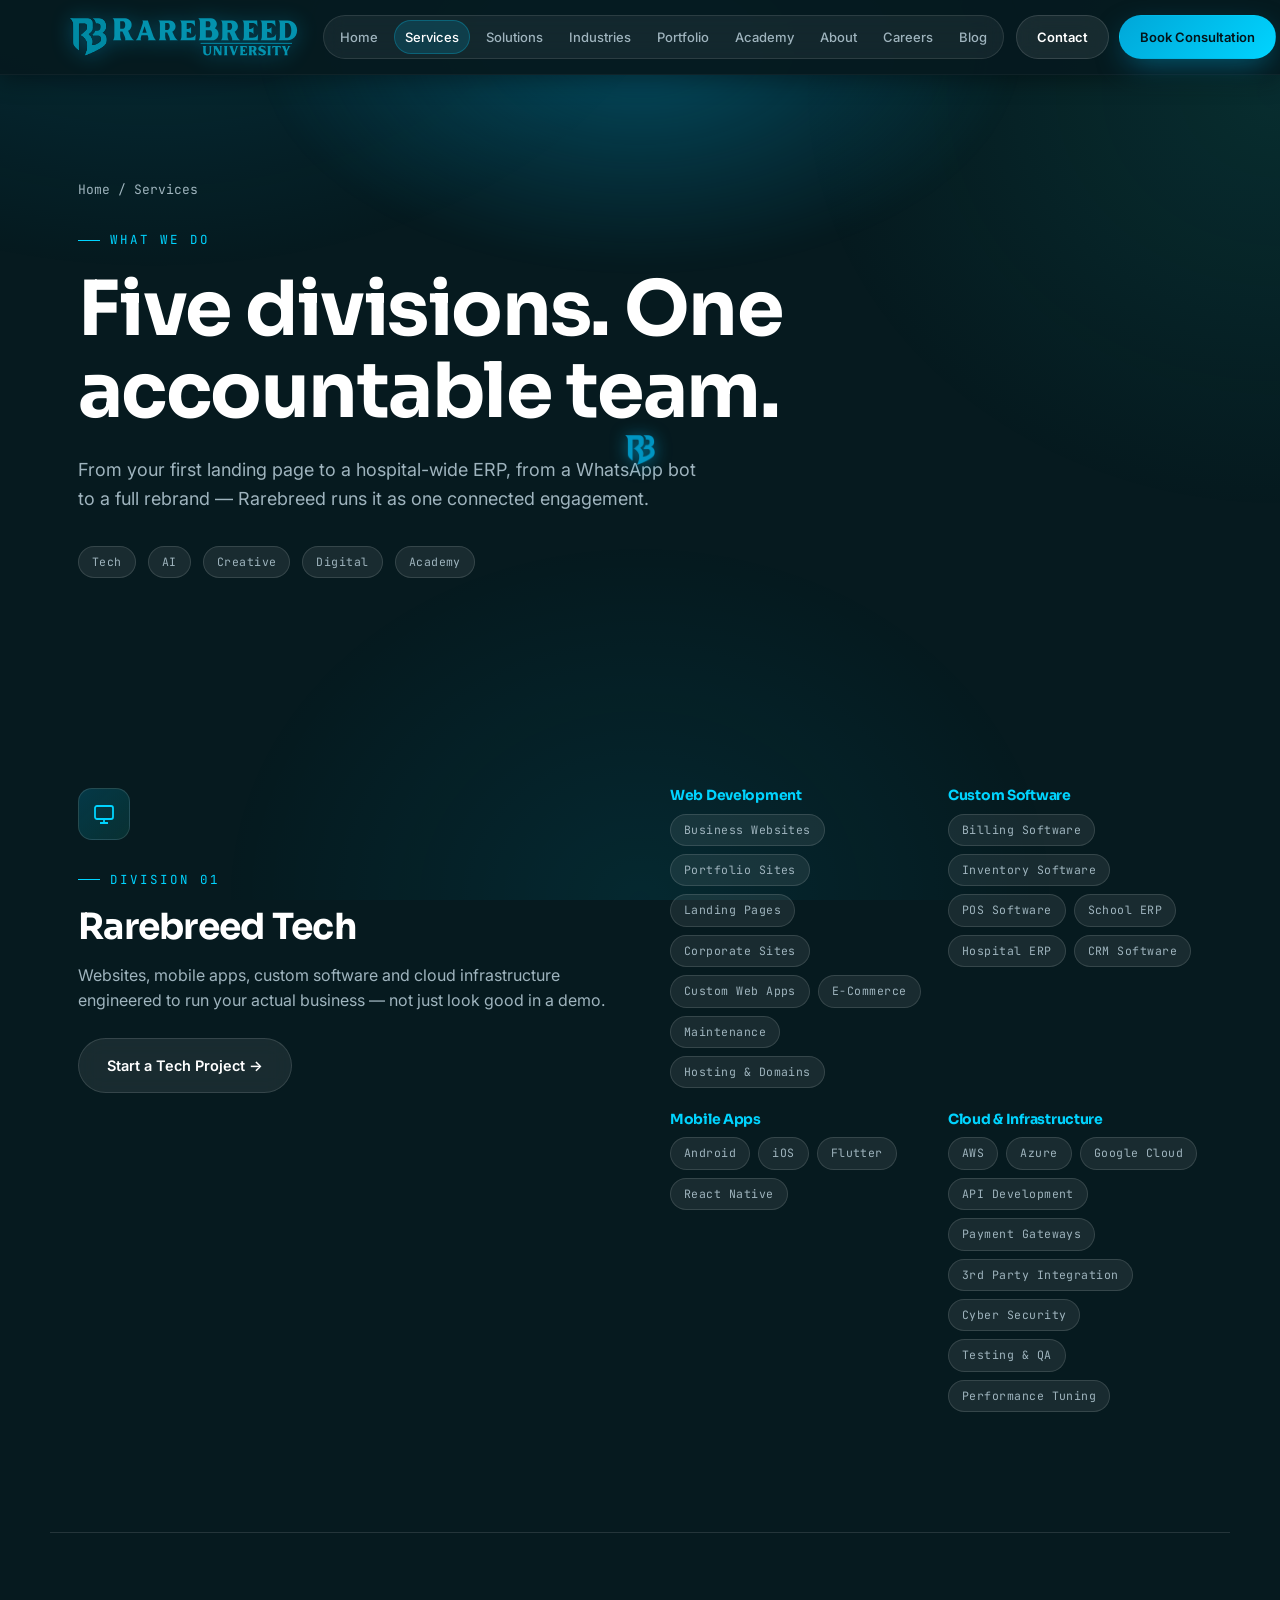
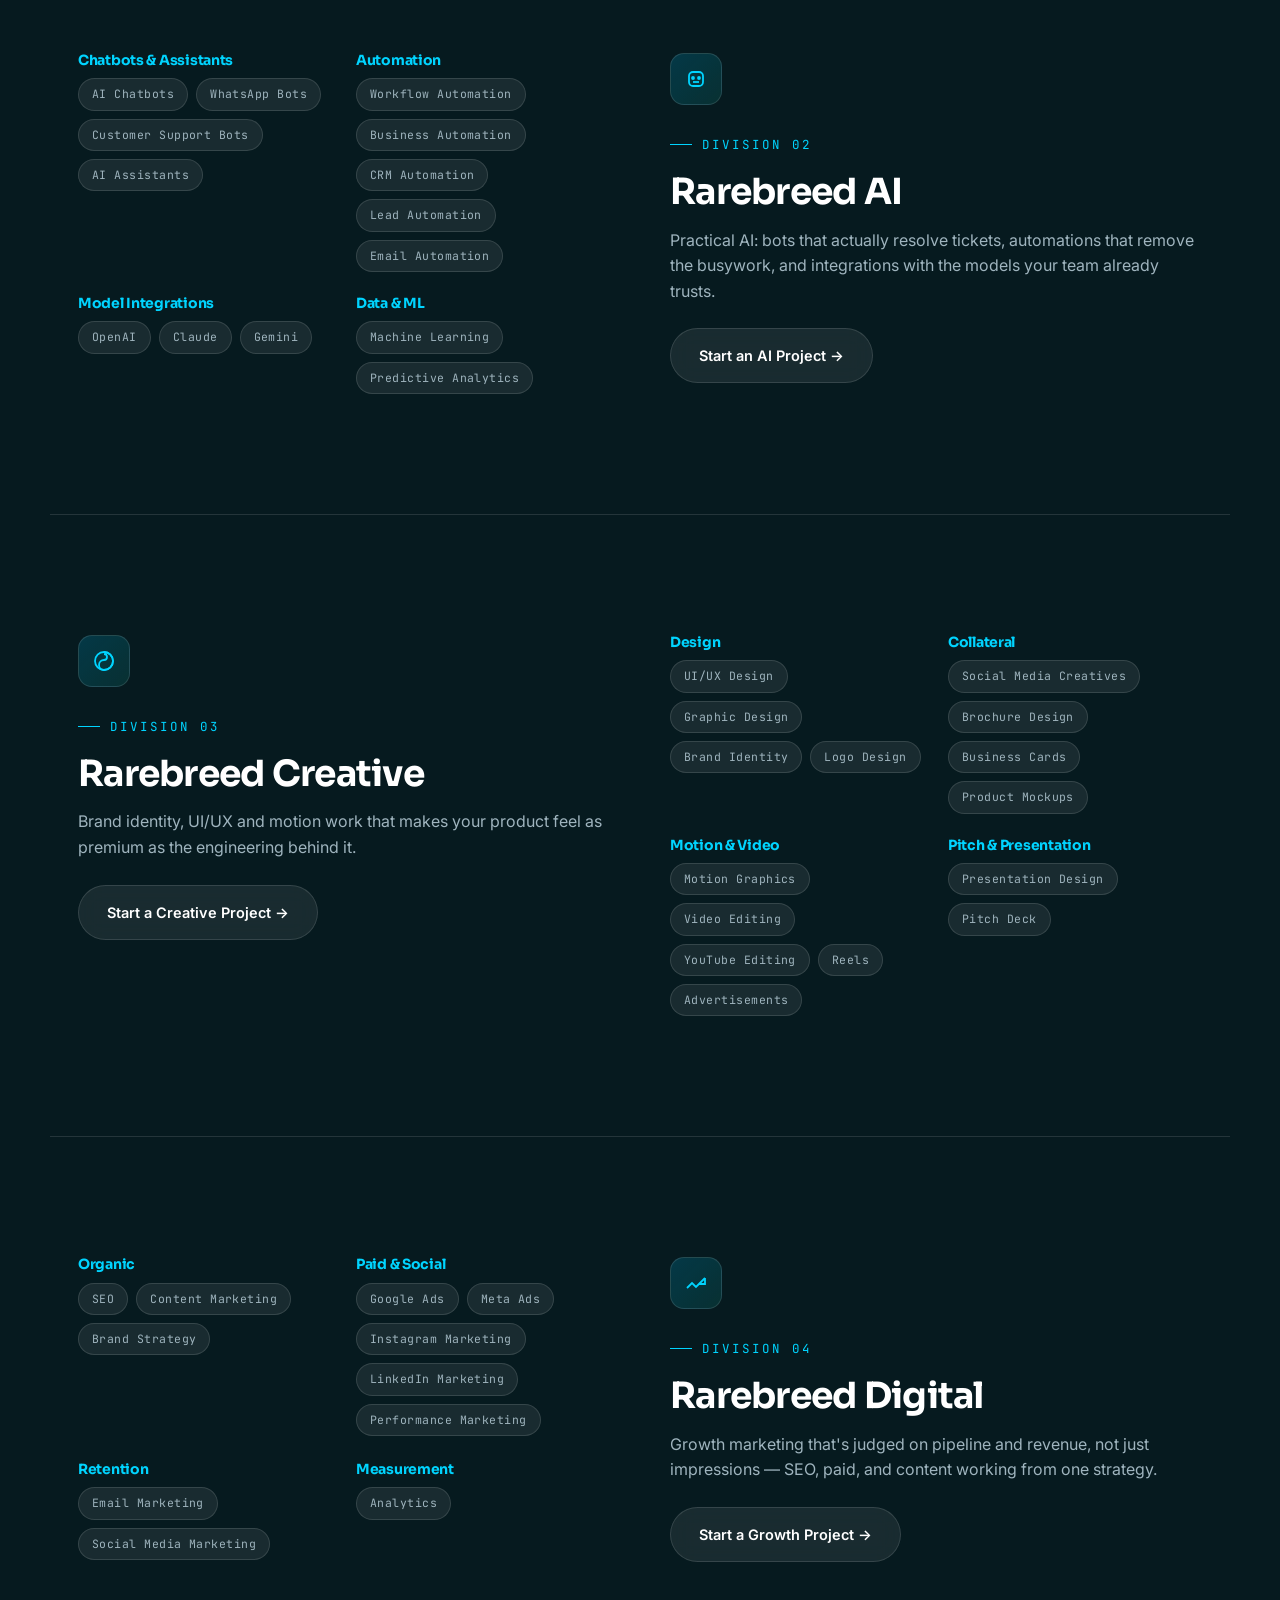
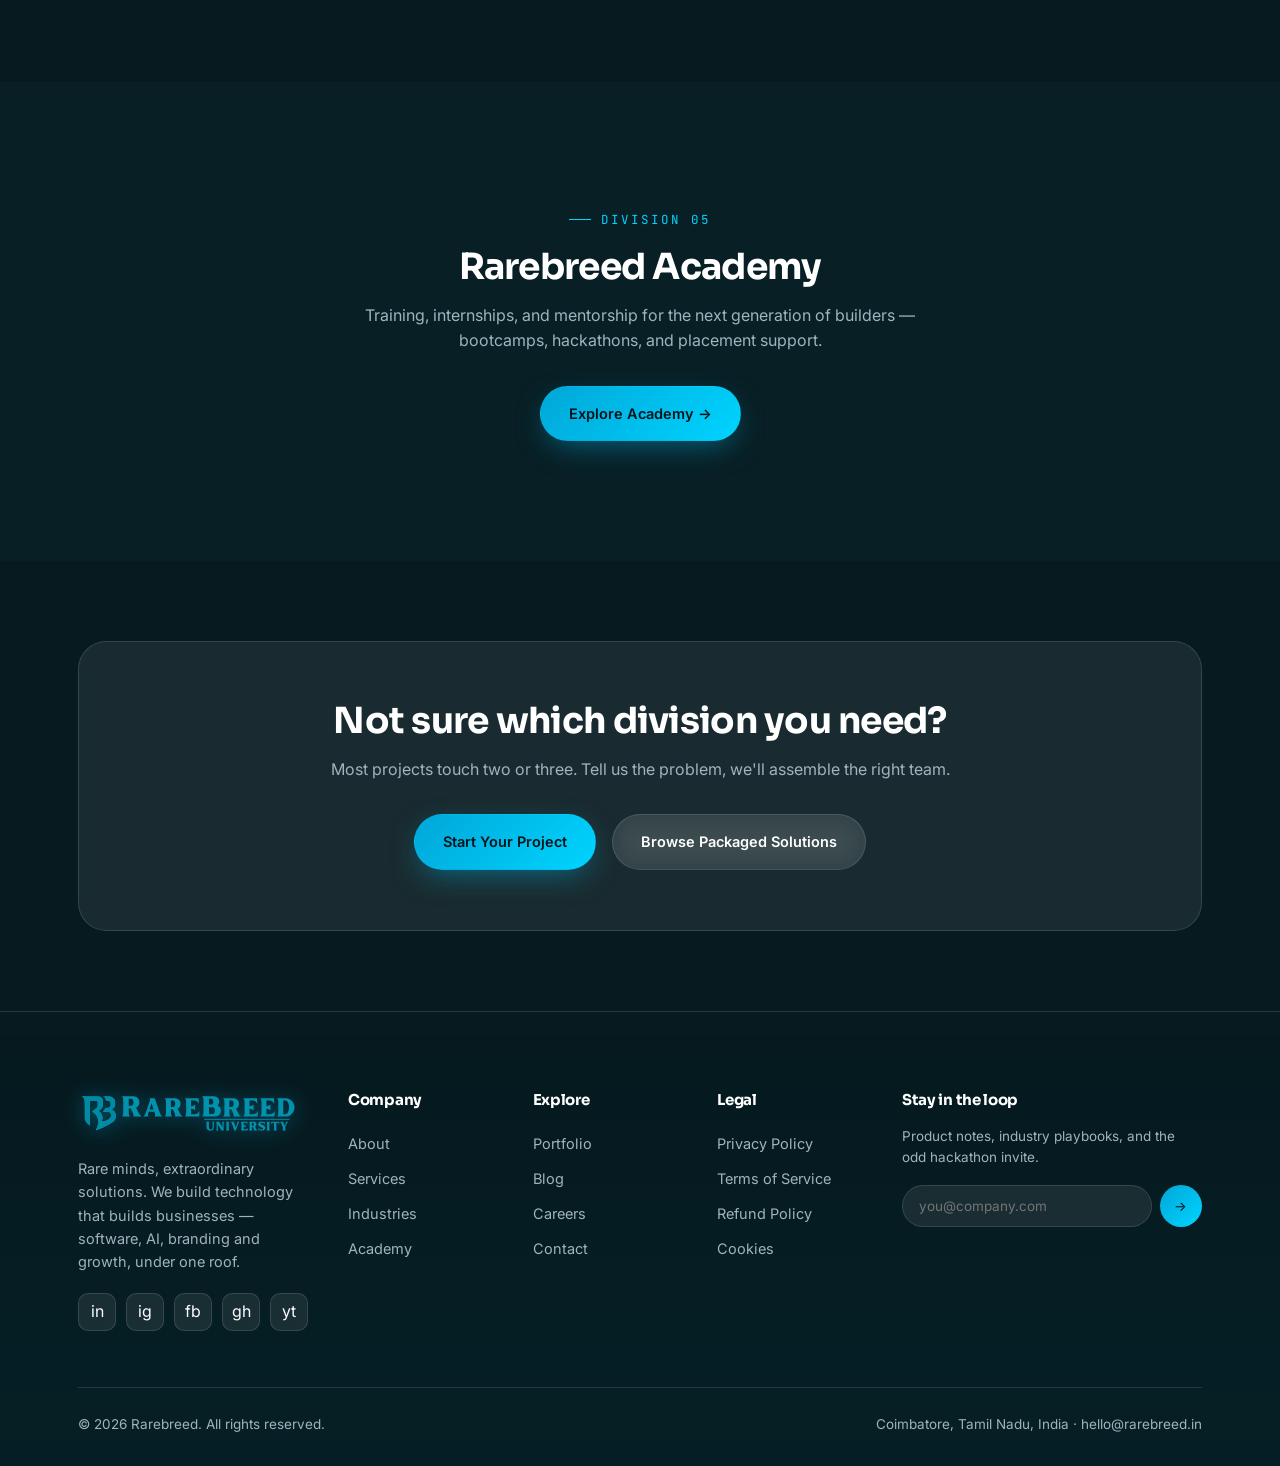
<file: services.html>
<!DOCTYPE html>
<html lang="en">
<head>
<meta charset="UTF-8">
<meta name="viewport" content="width=device-width, initial-scale=1.0">
<title>Services — Rarebreed</title>
<meta name="description" content="Explore Rarebreed Tech, AI, Creative, Digital and Academy divisions: web, mobile, ERP, AI automation, branding and growth marketing.">
<link rel="preconnect" href="https://fonts.googleapis.com">
<link href="https://fonts.googleapis.com/css2?family=Sora:wght@400;500;600;700;800&family=Inter:wght@400;500;600;700&family=JetBrains+Mono:wght@400;500&display=swap" rel="stylesheet">
<link rel="stylesheet" href="assets/style.css">
<link rel="icon" type="image/png" href="assets/images/rb_logo.png">
</head>
<body>
<!-- Custom Cursor -->
<div id="custom-cursor"><img src="assets/images/rb_logo.png" alt="" id="cursor-logo"></div>

<header class="nav" id="nav">
  <div class="container nav-inner">
    <a href="index.html" class="brand"><img src="assets/images/Homepage-Logo.svg" alt="Rarebreed University" class="brand-logo"></a>
    <nav class="nav-links">
      <a href="index.html">Home</a>
      <a href="services.html" class="active">Services</a>
      <a href="solutions.html">Solutions</a>
      <a href="industries.html">Industries</a>
      <a href="portfolio.html">Portfolio</a>
      <a href="academy.html">Academy</a>
      <a href="about.html">About</a>
      <a href="careers.html">Careers</a>
      <a href="blog.html">Blog</a>
    </nav>
    <div class="nav-cta">
      <a href="contact.html" class="btn btn-ghost btn-sm">Contact</a>
      <a href="#" class="btn btn-primary btn-sm" data-open-popup>Book Consultation</a>
    </div>
    <button class="nav-burger" aria-label="Menu"><span></span></button>
  </div>
</header>
<div class="mobile-menu">
  <button class="mobile-close">✕</button>
  <a href="index.html">Home</a>
  <a href="services.html">Services</a>
  <a href="solutions.html">Solutions</a>
  <a href="industries.html">Industries</a>
  <a href="portfolio.html">Portfolio</a>
  <a href="academy.html">Academy</a>
  <a href="about.html">About</a>
  <a href="careers.html">Careers</a>
  <a href="blog.html">Blog</a>
  <a href="contact.html">Contact</a>
  <a href="#" class="btn btn-primary" data-open-popup>Book Free Consultation</a>
</div>

<section class="page-hero">
  <div class="glow"></div>
  <div class="container">
    <div class="page-kicker"><a href="index.html">Home</a> / Services</div>
    <span class="eyebrow">What we do</span>
    <h1 class="h-display" style="max-width:820px;">Five divisions. One accountable team.</h1>
    <p class="muted mt-24" style="font-size:18px;max-width:620px;">From your first landing page to a hospital-wide ERP, from a WhatsApp bot to a full rebrand — Rarebreed runs it as one connected engagement.</p>
    <div class="flex gap-12 mt-32" style="flex-wrap:wrap;">
      <a href="#tech" class="tag">Tech</a><a href="#ai" class="tag">AI</a><a href="#creative" class="tag">Creative</a><a href="#digital" class="tag">Digital</a><a href="academy.html" class="tag">Academy</a>
    </div>
  </div>
</section>

<!-- TECH -->
<section class="section" id="tech">
  <div class="container grid grid-2" style="gap:60px;">
    <div class="reveal">
      <div class="icon-tile"><svg viewBox="0 0 24 24" fill="none" stroke="currentColor" stroke-width="1.8"><rect x="3" y="4" width="18" height="13" rx="2"/><path d="M8 21h8M12 17v4"/></svg></div>
      <span class="eyebrow">Division 01</span>
      <h2 style="font-size:clamp(26px,3.2vw,36px);">Rarebreed Tech</h2>
      <p class="muted mt-16">Websites, mobile apps, custom software and cloud infrastructure engineered to run your actual business — not just look good in a demo.</p>
      <a href="contact.html" class="btn btn-ghost mt-24">Start a Tech Project →</a>
    </div>
    <div class="grid grid-2 gap-24 reveal reveal-delay-1">
      <div>
        <h3 style="font-size:14px;color:var(--secondary);margin-bottom:10px;">Web Development</h3>
        <div class="flex gap-8" style="flex-wrap:wrap;">
          <span class="tag">Business Websites</span><span class="tag">Portfolio Sites</span><span class="tag">Landing Pages</span><span class="tag">Corporate Sites</span><span class="tag">Custom Web Apps</span><span class="tag">E-Commerce</span><span class="tag">Maintenance</span><span class="tag">Hosting & Domains</span>
        </div>
      </div>
      <div>
        <h3 style="font-size:14px;color:var(--secondary);margin-bottom:10px;">Custom Software</h3>
        <div class="flex gap-8" style="flex-wrap:wrap;">
          <span class="tag">Billing Software</span><span class="tag">Inventory Software</span><span class="tag">POS Software</span><span class="tag">School ERP</span><span class="tag">Hospital ERP</span><span class="tag">CRM Software</span>
        </div>
      </div>
      <div>
        <h3 style="font-size:14px;color:var(--secondary);margin-bottom:10px;">Mobile Apps</h3>
        <div class="flex gap-8" style="flex-wrap:wrap;">
          <span class="tag">Android</span><span class="tag">iOS</span><span class="tag">Flutter</span><span class="tag">React Native</span>
        </div>
      </div>
      <div>
        <h3 style="font-size:14px;color:var(--secondary);margin-bottom:10px;">Cloud & Infrastructure</h3>
        <div class="flex gap-8" style="flex-wrap:wrap;">
          <span class="tag">AWS</span><span class="tag">Azure</span><span class="tag">Google Cloud</span><span class="tag">API Development</span><span class="tag">Payment Gateways</span><span class="tag">3rd Party Integration</span><span class="tag">Cyber Security</span><span class="tag">Testing & QA</span><span class="tag">Performance Tuning</span>
        </div>
      </div>
    </div>
  </div>
</section>

<hr class="divider container" style="max-width:var(--container);margin:0 auto;">

<!-- AI -->
<section class="section" id="ai">
  <div class="container grid grid-2" style="gap:60px;">
    <div class="reveal" style="order:2;">
      <div class="icon-tile"><svg viewBox="0 0 24 24" fill="none" stroke="currentColor" stroke-width="1.8"><rect x="5" y="5" width="14" height="14" rx="4"/><circle cx="9" cy="11" r="1"/><circle cx="15" cy="11" r="1"/><path d="M9 15h6"/></svg></div>
      <span class="eyebrow">Division 02</span>
      <h2 style="font-size:clamp(26px,3.2vw,36px);">Rarebreed AI</h2>
      <p class="muted mt-16">Practical AI: bots that actually resolve tickets, automations that remove the busywork, and integrations with the models your team already trusts.</p>
      <a href="contact.html" class="btn btn-ghost mt-24">Start an AI Project →</a>
    </div>
    <div class="grid grid-2 gap-24 reveal reveal-delay-1" style="order:1;">
      <div>
        <h3 style="font-size:14px;color:var(--secondary);margin-bottom:10px;">Chatbots & Assistants</h3>
        <div class="flex gap-8" style="flex-wrap:wrap;">
          <span class="tag">AI Chatbots</span><span class="tag">WhatsApp Bots</span><span class="tag">Customer Support Bots</span><span class="tag">AI Assistants</span>
        </div>
      </div>
      <div>
        <h3 style="font-size:14px;color:var(--secondary);margin-bottom:10px;">Automation</h3>
        <div class="flex gap-8" style="flex-wrap:wrap;">
          <span class="tag">Workflow Automation</span><span class="tag">Business Automation</span><span class="tag">CRM Automation</span><span class="tag">Lead Automation</span><span class="tag">Email Automation</span>
        </div>
      </div>
      <div>
        <h3 style="font-size:14px;color:var(--secondary);margin-bottom:10px;">Model Integrations</h3>
        <div class="flex gap-8" style="flex-wrap:wrap;">
          <span class="tag">OpenAI</span><span class="tag">Claude</span><span class="tag">Gemini</span>
        </div>
      </div>
      <div>
        <h3 style="font-size:14px;color:var(--secondary);margin-bottom:10px;">Data & ML</h3>
        <div class="flex gap-8" style="flex-wrap:wrap;">
          <span class="tag">Machine Learning</span><span class="tag">Predictive Analytics</span>
        </div>
      </div>
    </div>
  </div>
</section>

<hr class="divider container" style="max-width:var(--container);margin:0 auto;">

<!-- CREATIVE -->
<section class="section" id="creative">
  <div class="container grid grid-2" style="gap:60px;">
    <div class="reveal">
      <div class="icon-tile"><svg viewBox="0 0 24 24" fill="none" stroke="currentColor" stroke-width="1.8"><circle cx="12" cy="12" r="9"/><path d="M12 3a9 9 0 0 1 0 18 5 5 0 0 1 0-10 3 3 0 0 0 0-6"/></svg></div>
      <span class="eyebrow">Division 03</span>
      <h2 style="font-size:clamp(26px,3.2vw,36px);">Rarebreed Creative</h2>
      <p class="muted mt-16">Brand identity, UI/UX and motion work that makes your product feel as premium as the engineering behind it.</p>
      <a href="contact.html" class="btn btn-ghost mt-24">Start a Creative Project →</a>
    </div>
    <div class="grid grid-2 gap-24 reveal reveal-delay-1">
      <div>
        <h3 style="font-size:14px;color:var(--secondary);margin-bottom:10px;">Design</h3>
        <div class="flex gap-8" style="flex-wrap:wrap;">
          <span class="tag">UI/UX Design</span><span class="tag">Graphic Design</span><span class="tag">Brand Identity</span><span class="tag">Logo Design</span>
        </div>
      </div>
      <div>
        <h3 style="font-size:14px;color:var(--secondary);margin-bottom:10px;">Collateral</h3>
        <div class="flex gap-8" style="flex-wrap:wrap;">
          <span class="tag">Social Media Creatives</span><span class="tag">Brochure Design</span><span class="tag">Business Cards</span><span class="tag">Product Mockups</span>
        </div>
      </div>
      <div>
        <h3 style="font-size:14px;color:var(--secondary);margin-bottom:10px;">Motion & Video</h3>
        <div class="flex gap-8" style="flex-wrap:wrap;">
          <span class="tag">Motion Graphics</span><span class="tag">Video Editing</span><span class="tag">YouTube Editing</span><span class="tag">Reels</span><span class="tag">Advertisements</span>
        </div>
      </div>
      <div>
        <h3 style="font-size:14px;color:var(--secondary);margin-bottom:10px;">Pitch & Presentation</h3>
        <div class="flex gap-8" style="flex-wrap:wrap;">
          <span class="tag">Presentation Design</span><span class="tag">Pitch Deck</span>
        </div>
      </div>
    </div>
  </div>
</section>

<hr class="divider container" style="max-width:var(--container);margin:0 auto;">

<!-- DIGITAL -->
<section class="section" id="digital">
  <div class="container grid grid-2" style="gap:60px;">
    <div class="reveal" style="order:2;">
      <div class="icon-tile"><svg viewBox="0 0 24 24" fill="none" stroke="currentColor" stroke-width="1.8"><path d="M3 17l5-5 4 4 9-9M21 7v6h-6"/></svg></div>
      <span class="eyebrow">Division 04</span>
      <h2 style="font-size:clamp(26px,3.2vw,36px);">Rarebreed Digital</h2>
      <p class="muted mt-16">Growth marketing that's judged on pipeline and revenue, not just impressions — SEO, paid, and content working from one strategy.</p>
      <a href="contact.html" class="btn btn-ghost mt-24">Start a Growth Project →</a>
    </div>
    <div class="grid grid-2 gap-24 reveal reveal-delay-1" style="order:1;">
      <div>
        <h3 style="font-size:14px;color:var(--secondary);margin-bottom:10px;">Organic</h3>
        <div class="flex gap-8" style="flex-wrap:wrap;">
          <span class="tag">SEO</span><span class="tag">Content Marketing</span><span class="tag">Brand Strategy</span>
        </div>
      </div>
      <div>
        <h3 style="font-size:14px;color:var(--secondary);margin-bottom:10px;">Paid & Social</h3>
        <div class="flex gap-8" style="flex-wrap:wrap;">
          <span class="tag">Google Ads</span><span class="tag">Meta Ads</span><span class="tag">Instagram Marketing</span><span class="tag">LinkedIn Marketing</span><span class="tag">Performance Marketing</span>
        </div>
      </div>
      <div>
        <h3 style="font-size:14px;color:var(--secondary);margin-bottom:10px;">Retention</h3>
        <div class="flex gap-8" style="flex-wrap:wrap;">
          <span class="tag">Email Marketing</span><span class="tag">Social Media Marketing</span>
        </div>
      </div>
      <div>
        <h3 style="font-size:14px;color:var(--secondary);margin-bottom:10px;">Measurement</h3>
        <div class="flex gap-8" style="flex-wrap:wrap;">
          <span class="tag">Analytics</span>
        </div>
      </div>
    </div>
  </div>
</section>

<section class="section" style="background:var(--bg-2);">
  <div class="container text-center reveal">
    <span class="eyebrow" style="justify-content:center;">Division 05</span>
    <h2 style="font-size:clamp(26px,3.2vw,36px);">Rarebreed Academy</h2>
    <p class="muted mt-16" style="max-width:560px;margin:16px auto 0;">Training, internships, and mentorship for the next generation of builders — bootcamps, hackathons, and placement support.</p>
    <a href="academy.html" class="btn btn-primary mt-32">Explore Academy →</a>
  </div>
</section>

<section class="section-tight">
  <div class="container">
    <div class="glass reveal" style="padding:60px;border-radius:var(--radius-lg);text-align:center;">
      <h2 style="font-size:clamp(24px,3.2vw,36px);">Not sure which division you need?</h2>
      <p class="muted mt-16">Most projects touch two or three. Tell us the problem, we'll assemble the right team.</p>
      <div class="flex center gap-16 mt-32" style="flex-wrap:wrap;">
        <a href="contact.html" class="btn btn-primary">Start Your Project</a>
        <a href="solutions.html" class="btn btn-ghost">Browse Packaged Solutions</a>
      </div>
    </div>
  </div>
</section>

<footer class="footer">
  <div class="container">
    <div class="footer-top">
      <div class="footer-brand">
        <a href="index.html" class="brand"><img src="assets/images/Homepage-Logo.svg" alt="Rarebreed University" class="brand-logo"></a>
        <p>Rare minds, extraordinary solutions. We build technology that builds businesses — software, AI, branding and growth, under one roof.</p>
        <div class="social-row">
          <a href="#" aria-label="LinkedIn">in</a><a href="#" aria-label="Instagram">ig</a><a href="#" aria-label="Facebook">fb</a><a href="#" aria-label="GitHub">gh</a><a href="#" aria-label="YouTube">yt</a>
        </div>
      </div>
      <div class="footer-col"><h4>Company</h4><a href="about.html">About</a><a href="services.html">Services</a><a href="industries.html">Industries</a><a href="academy.html">Academy</a></div>
      <div class="footer-col"><h4>Explore</h4><a href="portfolio.html">Portfolio</a><a href="blog.html">Blog</a><a href="careers.html">Careers</a><a href="contact.html">Contact</a></div>
      <div class="footer-col"><h4>Legal</h4><a href="#">Privacy Policy</a><a href="#">Terms of Service</a><a href="#">Refund Policy</a><a href="#">Cookies</a></div>
      <div class="footer-col">
        <h4>Stay in the loop</h4>
        <p class="muted" style="font-size:13.5px;">Product notes, industry playbooks, and the odd hackathon invite.</p>
        <form class="newsletter" data-fake-submit><input type="email" placeholder="you@company.com" required><button type="submit" aria-label="Subscribe">→</button></form>
      </div>
    </div>
    <div class="footer-bottom">
      <p>© <span class="cur-year"></span> Rarebreed. All rights reserved.</p>
      <p>Coimbatore, Tamil Nadu, India · hello@rarebreed.in</p>
    </div>
  </div>
</footer>

<div class="popup-overlay" id="consult-popup">
  <div class="popup-card glass">
    <button class="popup-close" aria-label="Close">✕</button>
    <span class="eyebrow">Free consultation</span>
    <h3 style="font-size:24px;margin-bottom:8px;">Let's scope your project</h3>
    <p class="muted" style="font-size:14px;margin-bottom:20px;">30 minutes, no pitch deck — just your goals and an honest read on scope, timeline and budget.</p>
    <form data-fake-submit>
      <div class="field"><label>Full name</label><input type="text" required></div>
      <div class="field"><label>WhatsApp / phone</label><input type="tel" required></div>
      <div class="field"><label>What are you building?</label><input type="text" placeholder="e.g. Hospital ERP, AI chatbot..."></div>
      <button type="submit" class="btn btn-primary btn-block mt-8">Book Free Consultation</button>
    </form>
  </div>
</div>

<script src="assets/script.js"></script>
</body>
</html>
</file>
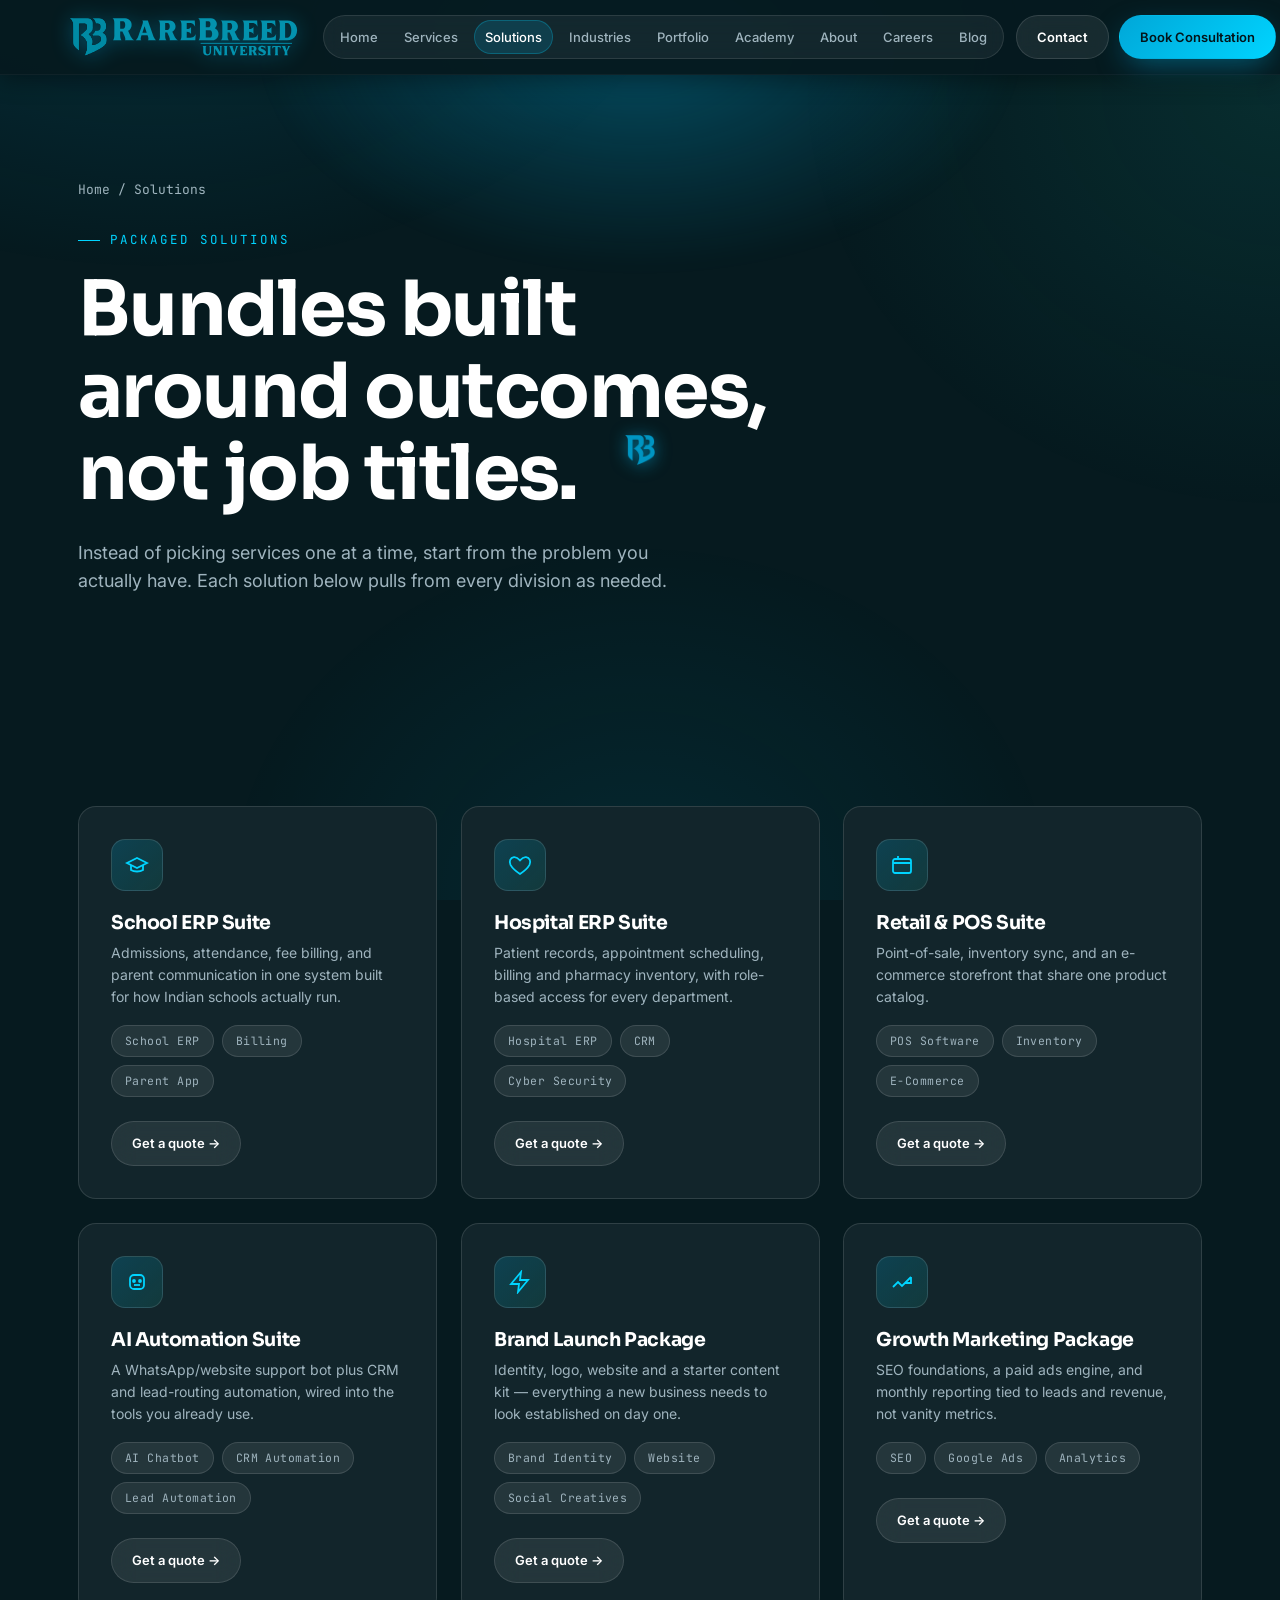
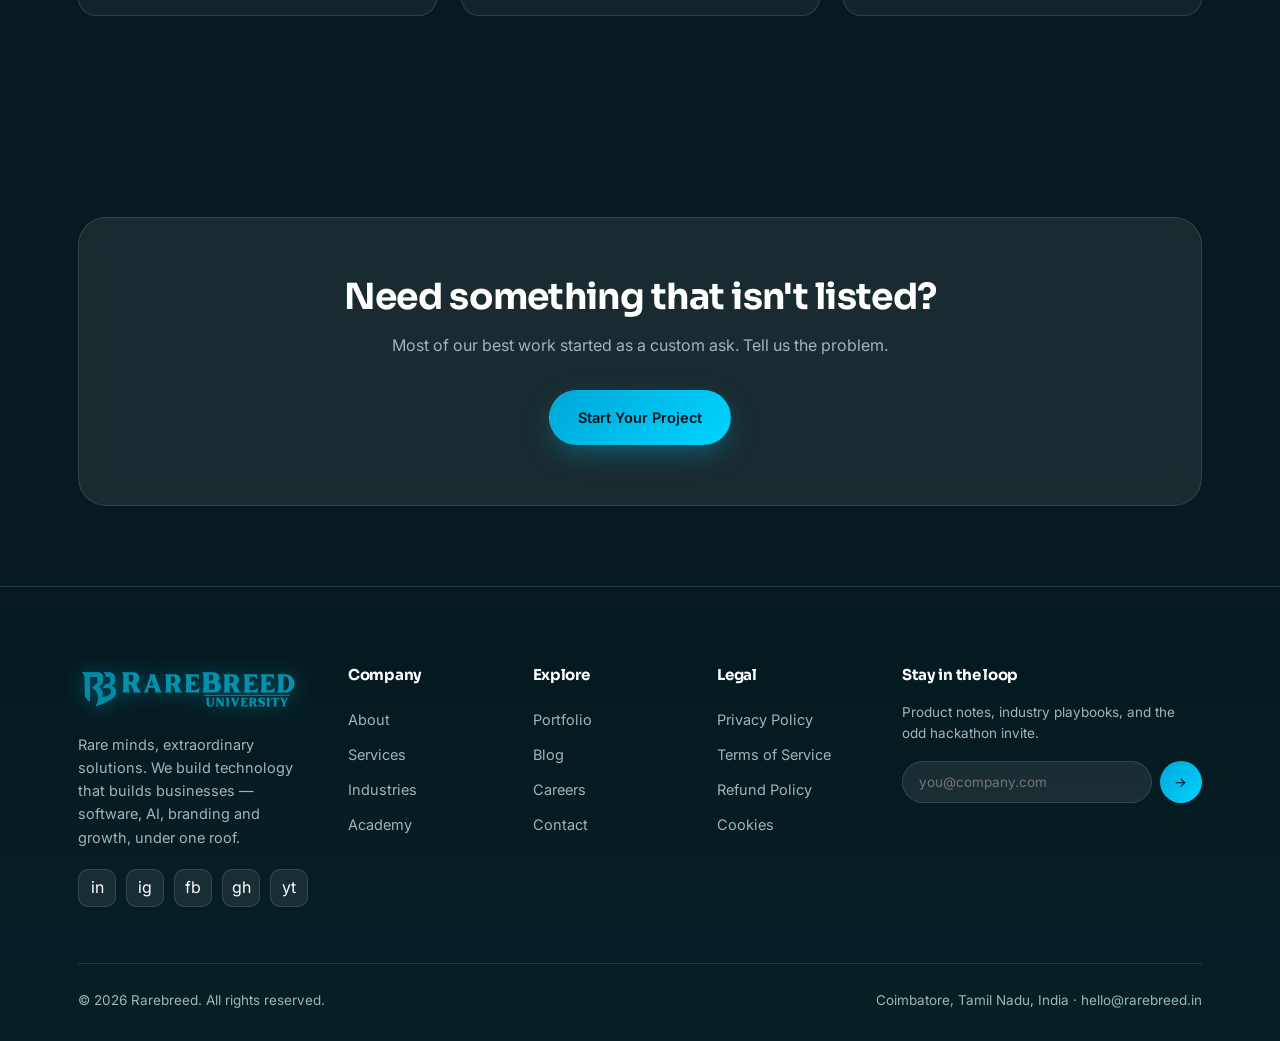
<file: solutions.html>
<!DOCTYPE html>
<html lang="en">
<head>
<meta charset="UTF-8">
<meta name="viewport" content="width=device-width, initial-scale=1.0">
<title>Solutions — Rarebreed</title>
<meta name="description" content="Packaged solutions from Rarebreed: School ERP, Hospital ERP, Retail POS, AI Automation, Brand Launch and Growth Marketing packages.">
<link rel="preconnect" href="https://fonts.googleapis.com">
<link href="https://fonts.googleapis.com/css2?family=Sora:wght@400;500;600;700;800&family=Inter:wght@400;500;600;700&family=JetBrains+Mono:wght@400;500&display=swap" rel="stylesheet">
<link rel="stylesheet" href="assets/style.css">
<link rel="icon" type="image/png" href="assets/images/rb_logo.png">
</head>
<body>
<!-- Custom Cursor -->
<div id="custom-cursor"><img src="assets/images/rb_logo.png" alt="" id="cursor-logo"></div>

<header class="nav" id="nav">
  <div class="container nav-inner">
    <a href="index.html" class="brand"><img src="assets/images/Homepage-Logo.svg" alt="Rarebreed University" class="brand-logo"></a>
    <nav class="nav-links">
      <a href="index.html">Home</a>
      <a href="services.html">Services</a>
      <a href="solutions.html" class="active">Solutions</a>
      <a href="industries.html">Industries</a>
      <a href="portfolio.html">Portfolio</a>
      <a href="academy.html">Academy</a>
      <a href="about.html">About</a>
      <a href="careers.html">Careers</a>
      <a href="blog.html">Blog</a>
    </nav>
    <div class="nav-cta">
      <a href="contact.html" class="btn btn-ghost btn-sm">Contact</a>
      <a href="#" class="btn btn-primary btn-sm" data-open-popup>Book Consultation</a>
    </div>
    <button class="nav-burger" aria-label="Menu"><span></span></button>
  </div>
</header>
<div class="mobile-menu">
  <button class="mobile-close">✕</button>
  <a href="index.html">Home</a>
  <a href="services.html">Services</a>
  <a href="solutions.html">Solutions</a>
  <a href="industries.html">Industries</a>
  <a href="portfolio.html">Portfolio</a>
  <a href="academy.html">Academy</a>
  <a href="about.html">About</a>
  <a href="careers.html">Careers</a>
  <a href="blog.html">Blog</a>
  <a href="contact.html">Contact</a>
  <a href="#" class="btn btn-primary" data-open-popup>Book Free Consultation</a>
</div>

<section class="page-hero">
  <div class="glow"></div>
  <div class="container">
    <div class="page-kicker"><a href="index.html">Home</a> / Solutions</div>
    <span class="eyebrow">Packaged solutions</span>
    <h1 class="h-display" style="max-width:780px;">Bundles built around outcomes, not job titles.</h1>
    <p class="muted mt-24" style="font-size:18px;max-width:620px;">Instead of picking services one at a time, start from the problem you actually have. Each solution below pulls from every division as needed.</p>
  </div>
</section>

<section class="section">
  <div class="container grid grid-3 gap-24">

    <div class="card tilt reveal" style="padding:32px;">
      <div class="icon-tile"><svg viewBox="0 0 24 24" fill="none" stroke="currentColor" stroke-width="1.8"><path d="M22 10 12 5 2 10l10 5 10-5Z"/><path d="M6 12v5c3 2 9 2 12 0v-5"/></svg></div>
      <h3 style="font-size:19px;">School ERP Suite</h3>
      <p class="muted mt-8" style="font-size:14px;">Admissions, attendance, fee billing, and parent communication in one system built for how Indian schools actually run.</p>
      <div class="flex gap-8 mt-16" style="flex-wrap:wrap;"><span class="tag">School ERP</span><span class="tag">Billing</span><span class="tag">Parent App</span></div>
      <a href="contact.html" class="btn btn-ghost btn-sm mt-24">Get a quote →</a>
    </div>

    <div class="card tilt reveal reveal-delay-1" style="padding:32px;">
      <div class="icon-tile"><svg viewBox="0 0 24 24" fill="none" stroke="currentColor" stroke-width="1.8"><path d="M12 21s-7-4.6-9.5-9.1C.7 8.2 2.4 4.8 5.9 4.2 8 3.9 9.9 5 12 7.4 14.1 5 16 3.9 18.1 4.2c3.5.6 5.2 4 3.4 7.7C19 16.4 12 21 12 21Z"/></svg></div>
      <h3 style="font-size:19px;">Hospital ERP Suite</h3>
      <p class="muted mt-8" style="font-size:14px;">Patient records, appointment scheduling, billing and pharmacy inventory, with role-based access for every department.</p>
      <div class="flex gap-8 mt-16" style="flex-wrap:wrap;"><span class="tag">Hospital ERP</span><span class="tag">CRM</span><span class="tag">Cyber Security</span></div>
      <a href="contact.html" class="btn btn-ghost btn-sm mt-24">Get a quote →</a>
    </div>

    <div class="card tilt reveal reveal-delay-2" style="padding:32px;">
      <div class="icon-tile"><svg viewBox="0 0 24 24" fill="none" stroke="currentColor" stroke-width="1.8"><rect x="3" y="6" width="18" height="14" rx="2"/><path d="M3 10h18M8 3v4"/></svg></div>
      <h3 style="font-size:19px;">Retail & POS Suite</h3>
      <p class="muted mt-8" style="font-size:14px;">Point-of-sale, inventory sync, and an e-commerce storefront that share one product catalog.</p>
      <div class="flex gap-8 mt-16" style="flex-wrap:wrap;"><span class="tag">POS Software</span><span class="tag">Inventory</span><span class="tag">E-Commerce</span></div>
      <a href="contact.html" class="btn btn-ghost btn-sm mt-24">Get a quote →</a>
    </div>

    <div class="card tilt reveal" style="padding:32px;">
      <div class="icon-tile"><svg viewBox="0 0 24 24" fill="none" stroke="currentColor" stroke-width="1.8"><rect x="5" y="5" width="14" height="14" rx="4"/><circle cx="9" cy="11" r="1"/><circle cx="15" cy="11" r="1"/><path d="M9 15h6"/></svg></div>
      <h3 style="font-size:19px;">AI Automation Suite</h3>
      <p class="muted mt-8" style="font-size:14px;">A WhatsApp/website support bot plus CRM and lead-routing automation, wired into the tools you already use.</p>
      <div class="flex gap-8 mt-16" style="flex-wrap:wrap;"><span class="tag">AI Chatbot</span><span class="tag">CRM Automation</span><span class="tag">Lead Automation</span></div>
      <a href="contact.html" class="btn btn-ghost btn-sm mt-24">Get a quote →</a>
    </div>

    <div class="card tilt reveal reveal-delay-1" style="padding:32px;">
      <div class="icon-tile"><svg viewBox="0 0 24 24" fill="none" stroke="currentColor" stroke-width="1.8"><path d="M13 2 3 14h8l-1 8 10-12h-8l1-8z"/></svg></div>
      <h3 style="font-size:19px;">Brand Launch Package</h3>
      <p class="muted mt-8" style="font-size:14px;">Identity, logo, website and a starter content kit — everything a new business needs to look established on day one.</p>
      <div class="flex gap-8 mt-16" style="flex-wrap:wrap;"><span class="tag">Brand Identity</span><span class="tag">Website</span><span class="tag">Social Creatives</span></div>
      <a href="contact.html" class="btn btn-ghost btn-sm mt-24">Get a quote →</a>
    </div>

    <div class="card tilt reveal reveal-delay-2" style="padding:32px;">
      <div class="icon-tile"><svg viewBox="0 0 24 24" fill="none" stroke="currentColor" stroke-width="1.8"><path d="M3 17l5-5 4 4 9-9M21 7v6h-6"/></svg></div>
      <h3 style="font-size:19px;">Growth Marketing Package</h3>
      <p class="muted mt-8" style="font-size:14px;">SEO foundations, a paid ads engine, and monthly reporting tied to leads and revenue, not vanity metrics.</p>
      <div class="flex gap-8 mt-16" style="flex-wrap:wrap;"><span class="tag">SEO</span><span class="tag">Google Ads</span><span class="tag">Analytics</span></div>
      <a href="contact.html" class="btn btn-ghost btn-sm mt-24">Get a quote →</a>
    </div>

  </div>
</section>

<section class="section-tight">
  <div class="container">
    <div class="glass reveal" style="padding:60px;border-radius:var(--radius-lg);text-align:center;">
      <h2 style="font-size:clamp(24px,3.2vw,36px);">Need something that isn't listed?</h2>
      <p class="muted mt-16">Most of our best work started as a custom ask. Tell us the problem.</p>
      <a href="contact.html" class="btn btn-primary mt-32">Start Your Project</a>
    </div>
  </div>
</section>

<footer class="footer">
  <div class="container">
    <div class="footer-top">
      <div class="footer-brand">
        <a href="index.html" class="brand"><img src="assets/images/Homepage-Logo.svg" alt="Rarebreed University" class="brand-logo"></a>
        <p>Rare minds, extraordinary solutions. We build technology that builds businesses — software, AI, branding and growth, under one roof.</p>
        <div class="social-row">
          <a href="#" aria-label="LinkedIn">in</a><a href="#" aria-label="Instagram">ig</a><a href="#" aria-label="Facebook">fb</a><a href="#" aria-label="GitHub">gh</a><a href="#" aria-label="YouTube">yt</a>
        </div>
      </div>
      <div class="footer-col"><h4>Company</h4><a href="about.html">About</a><a href="services.html">Services</a><a href="industries.html">Industries</a><a href="academy.html">Academy</a></div>
      <div class="footer-col"><h4>Explore</h4><a href="portfolio.html">Portfolio</a><a href="blog.html">Blog</a><a href="careers.html">Careers</a><a href="contact.html">Contact</a></div>
      <div class="footer-col"><h4>Legal</h4><a href="#">Privacy Policy</a><a href="#">Terms of Service</a><a href="#">Refund Policy</a><a href="#">Cookies</a></div>
      <div class="footer-col">
        <h4>Stay in the loop</h4>
        <p class="muted" style="font-size:13.5px;">Product notes, industry playbooks, and the odd hackathon invite.</p>
        <form class="newsletter" data-fake-submit><input type="email" placeholder="you@company.com" required><button type="submit" aria-label="Subscribe">→</button></form>
      </div>
    </div>
    <div class="footer-bottom">
      <p>© <span class="cur-year"></span> Rarebreed. All rights reserved.</p>
      <p>Coimbatore, Tamil Nadu, India · hello@rarebreed.in</p>
    </div>
  </div>
</footer>

<div class="popup-overlay" id="consult-popup">
  <div class="popup-card glass">
    <button class="popup-close" aria-label="Close">✕</button>
    <span class="eyebrow">Free consultation</span>
    <h3 style="font-size:24px;margin-bottom:8px;">Let's scope your project</h3>
    <p class="muted" style="font-size:14px;margin-bottom:20px;">30 minutes, no pitch deck — just your goals and an honest read on scope, timeline and budget.</p>
    <form data-fake-submit>
      <div class="field"><label>Full name</label><input type="text" required></div>
      <div class="field"><label>WhatsApp / phone</label><input type="tel" required></div>
      <div class="field"><label>What are you building?</label><input type="text" placeholder="e.g. Hospital ERP, AI chatbot..."></div>
      <button type="submit" class="btn btn-primary btn-block mt-8">Book Free Consultation</button>
    </form>
  </div>
</div>

<script src="assets/script.js"></script>
</body>
</html>
</file>
<file: assets/style.css>
/* =========================================================
   RAREBREED — Design System
   Display: Sora | Body: Inter | Data/Labels: JetBrains Mono
   ========================================================= */

:root {
  --bg: #061A1F;
  --primary: #00A7D8;
  --secondary: #00D4FF;
  --accent: #14B8A6;
  --card: #12252B;
  --glass: rgba(255, 255, 255, .08);
  --border: rgba(255, 255, 255, .12);
  --white: #FFFFFF;
  --muted: #9FB4BE;

  --bg-2: #081F25;
  --bg-3: #0A252C;

  --grad-primary: linear-gradient(135deg, var(--primary), var(--secondary));
  --grad-accent: linear-gradient(135deg, var(--accent), var(--primary));
  --grad-glow: radial-gradient(60% 60% at 50% 40%, rgba(0, 167, 216, .35), rgba(0, 167, 216, 0) 70%);

  --radius-sm: 10px;
  --radius-md: 18px;
  --radius-lg: 28px;
  --radius-xl: 40px;

  --ease: cubic-bezier(.19, 1, .22, 1);
  --container: 1180px;
}

*,
*::before,
*::after {
  box-sizing: border-box;
}

html {
  scroll-behavior: smooth;
}

html,
body {
  margin: 0;
  padding: 0;
}

body {
  background: var(--bg);
  color: var(--white);
  font-family: 'Inter', sans-serif;
  font-size: 16px;
  line-height: 1.6;
  -webkit-font-smoothing: antialiased;
  overflow-x: hidden;
}

body::before {
  content: '';
  position: fixed;
  inset: 0;
  background-image:
    radial-gradient(ellipse 900px 600px at 12% -10%, rgba(0, 167, 216, .16), transparent 60%),
    radial-gradient(ellipse 800px 700px at 100% 10%, rgba(20, 184, 166, .12), transparent 60%),
    radial-gradient(ellipse 700px 600px at 50% 100%, rgba(0, 212, 255, .08), transparent 60%);
  pointer-events: none;
  z-index: 0;
}

img {
  max-width: 100%;
  display: block;
}

a {
  color: inherit;
  text-decoration: none;
}

ul {
  list-style: none;
  margin: 0;
  padding: 0;
}

button {
  font-family: inherit;
  cursor: pointer;
}

input,
textarea,
select {
  font-family: inherit;
}

::selection {
  background: var(--secondary);
  color: var(--bg);
}

.container {
  max-width: var(--container);
  margin: 0 auto;
  padding: 0 28px;
  position: relative;
  z-index: 1;
}

h1,
h2,
h3,
h4 {
  font-family: 'Sora', sans-serif;
  font-weight: 700;
  line-height: 1.08;
  margin: 0;
  letter-spacing: -.02em;
}

p {
  margin: 0;
}

.eyebrow {
  font-family: 'JetBrains Mono', monospace;
  font-size: 12.5px;
  letter-spacing: .16em;
  text-transform: uppercase;
  color: var(--secondary);
  display: inline-flex;
  align-items: center;
  gap: 10px;
  margin-bottom: 18px;
}

.eyebrow::before {
  content: '';
  width: 22px;
  height: 1px;
  background: var(--secondary);
  display: inline-block;
}

.muted {
  color: var(--muted);
}

.section {
  padding: 120px 0;
  position: relative;
  z-index: 1;
}

.section-tight {
  padding: 80px 0;
}

@media (max-width:768px) {
  .section {
    padding: 80px 0;
  }

  .section-tight {
    padding: 56px 0;
  }

  .page-hero {
    padding: 120px 0 60px !important;
  }
}

@media (max-width:640px) {
  .section {
    padding: 60px 0;
  }

  .section-tight {
    padding: 40px 0;
  }

  .page-hero {
    padding: 100px 0 50px !important;
  }

  .page-hero .container {
    padding: 0 16px;
  }

  .eyebrow {
    margin-bottom: 12px;
    font-size: 11px;
  }
}

.section-head {
  max-width: 640px;
  margin-bottom: 64px;
}

.section-head.center {
  margin-left: auto;
  margin-right: auto;
  text-align: center;
}

.section-head h2 {
  font-size: clamp(30px, 4vw, 46px);
}

.section-head p {
  margin-top: 16px;
  font-size: 17px;
}

/* ---------- Buttons ---------- */
.btn {
  display: inline-flex;
  align-items: center;
  justify-content: center;
  gap: 10px;
  padding: 15px 28px;
  border-radius: 100px;
  font-weight: 600;
  font-size: 14.5px;
  border: 1px solid transparent;
  transition: transform .4s var(--ease), box-shadow .4s var(--ease), background .3s, border-color .3s;
  white-space: nowrap;
}

.btn-primary {
  background: var(--grad-primary);
  color: #03141a;
  box-shadow: 0 10px 30px -8px rgba(0, 167, 216, .55);
}

.btn-primary:hover {
  transform: translateY(-3px);
  box-shadow: 0 16px 40px -8px rgba(0, 212, 255, .6);
}

.btn-ghost {
  background: var(--glass);
  border-color: var(--border);
  color: var(--white);
  backdrop-filter: blur(12px);
}

.btn-ghost:hover {
  border-color: var(--secondary);
  transform: translateY(-3px);
  background: rgba(255, 255, 255, .12);
}

.btn-sm {
  padding: 11px 20px;
  font-size: 13px;
}

.btn-block {
  width: 100%;
}

/* ---------- Navbar ---------- */
.nav {
  position: fixed;
  top: 0;
  left: 0;
  right: 0;
  width: 100%;
  z-index: 100;
  padding: 10px 0;
  background: rgba(6, 26, 31, 0.95);
  transition: padding .3s var(--ease), background .3s var(--ease), box-shadow .3s var(--ease);
  border-bottom: 1px solid rgba(255, 255, 255, .04);
  box-shadow: 0 6px 20px rgba(0, 0, 0, .35);
  border-radius: 0;
}

.nav.scrolled {
  padding: 8px 0;
  background: rgba(6, 26, 31, 0.98);
  box-shadow: 0 10px 30px rgba(0, 0, 0, .4);
}

.nav-inner {
  display: flex;
  align-items: center;
  justify-content: space-between;
  gap: 12px;
  min-height: 54px;
  padding: 0 16px;
  max-width: var(--container);
  margin: 0 auto;
}

/* Brand — full SVG logo */
.brand {
  display: inline-flex;
  align-items: center;
  flex-shrink: 0;
  margin-right: 8px;
}

.brand-logo {
  height: 40px;
  width: auto;
  display: block;
  object-fit: contain;
  filter: drop-shadow(0 2px 10px rgba(0, 167, 216, 0.45));
  transition: filter .3s var(--ease), transform .35s var(--ease);
}

.brand:hover .brand-logo {
  filter: drop-shadow(0 4px 18px rgba(0, 212, 255, 0.75));
  transform: scale(1.06);
}

/* Footer brand logo slightly smaller */
.footer-brand .brand-logo {
  height: 44px;
}

/* Nav links pill container (like screenshot) */
.nav-links {
  display: flex;
  align-items: center;
  gap: 6px;
  background: rgba(255, 255, 255, .06);
  border: 1px solid rgba(255, 255, 255, .10);
  border-radius: 100px;
  padding: 4px 6px;
  backdrop-filter: blur(10px);
  flex: 1 1 auto;
  justify-content: flex-start;
}

.nav-links a {
  padding: 6px 10px;
  border-radius: 100px;
  font-size: 13px;
  font-weight: 500;
  color: var(--muted);
  transition: .18s;
  white-space: nowrap;
}

.nav-links a:hover {
  color: var(--white);
  background: rgba(255, 255, 255, .1);
}

.nav-links a.active {
  color: var(--white);
  background: rgba(0, 167, 216, .18);
  border: 1px solid rgba(0, 212, 255, .25);
}

.nav-cta {
  display: flex;
  align-items: center;
  gap: 10px;
  flex-shrink: 0;
  margin-left: auto;
}

.nav-burger {
  display: none;
  width: 42px;
  height: 42px;
  border-radius: 12px;
  background: rgba(255, 255, 255, .1);
  border: 1px solid rgba(255, 255, 255, .14);
  align-items: center;
  justify-content: center;
}

.nav-burger span,
.nav-burger span::before,
.nav-burger span::after {
  content: '';
  display: block;
  width: 18px;
  height: 2px;
  background: var(--white);
  position: relative;
  transition: .3s;
}

.nav-burger span::before {
  position: absolute;
  top: -6px;
}

.nav-burger span::after {
  position: absolute;
  top: 6px;
}

@media (max-width: 1080px) {
  .nav-links {
    display: none;
  }

  .nav-burger {
    display: flex;
  }

  .nav-cta .btn-ghost {
    display: none;
  }
}

@media (max-width: 640px) {
  .brand-logo {
    height: 32px;
  }

  .nav-inner {
    padding: 0 12px;
    gap: 8px;
  }

  .nav-cta {
    gap: 6px;
  }

  .nav-cta .btn-primary {
    padding: 9px 14px;
    font-size: 12px;
  }

  .mobile-close {
    width: 40px;
    height: 40px;
    top: 20px;
    right: 20px;
    font-size: 18px;
  }
}

.mobile-menu {
  position: fixed;
  inset: 0;
  z-index: 99;
  background: rgba(6, 26, 31, .98);
  backdrop-filter: blur(20px);
  display: flex;
  flex-direction: column;
  align-items: center;
  justify-content: center;
  gap: 8px;
  opacity: 0;
  pointer-events: none;
  transition: .35s var(--ease);
}

.mobile-menu.open {
  opacity: 1;
  pointer-events: auto;
}

.mobile-menu a {
  font-family: 'Sora';
  font-size: 26px;
  font-weight: 600;
  padding: 12px;
  color: var(--white);
}

.mobile-menu .btn {
  margin-top: 20px;
  width: auto;
}

.mobile-close {
  position: absolute;
  top: 24px;
  right: 28px;
  width: 44px;
  height: 44px;
  border-radius: 12px;
  background: var(--glass);
  border: 1px solid var(--border);
  display: flex;
  align-items: center;
  justify-content: center;
  font-size: 20px;
  cursor: pointer;
  transition: all 0.3s ease;
}

.mobile-close:hover {
  background: rgba(255, 255, 255, .15);
  border-color: var(--secondary);
}

@media (max-width: 640px) {
  .mobile-menu a {
    font-size: 20px;
    padding: 14px;
  }

  .mobile-menu .btn {
    margin-top: 24px;
    font-size: 13px;
    padding: 12px 20px;
  }
}

/* ---------- Glass card ---------- */
.glass {
  background: var(--glass);
  border: 1px solid var(--border);
  border-radius: var(--radius-md);
  backdrop-filter: blur(16px);
}

.card {
  background: var(--card);
  border: 1px solid var(--border);
  border-radius: var(--radius-md);
}

/* ---------- Tilt cards ---------- */
.tilt {
  transition: transform .5s var(--ease), border-color .4s, box-shadow .4s;
  transform-style: preserve-3d;
  will-change: transform;
}

.tilt:hover {
  border-color: rgba(0, 212, 255, .4);
  box-shadow: 0 30px 60px -20px rgba(0, 167, 216, .35);
}

/* ---------- Page hero backdrop ---------- */
.page-hero {
  padding: 180px 0 90px;
  position: relative;
  overflow: hidden;
}

.page-hero .glow {
  position: absolute;
  top: -160px;
  left: 50%;
  transform: translateX(-50%);
  width: 900px;
  height: 520px;
  background: var(--grad-glow);
  filter: blur(10px);
  pointer-events: none;
}

/* ---------- Homepage Hero Canvas + Animation ---------- */
#hero-canvas {
  position: absolute;
  inset: 0;
  width: 100%;
  height: 100%;
  pointer-events: none;
  z-index: 0;
  opacity: .85;
}

/* Aurora glow blobs */
.hero-aurora {
  position: absolute;
  border-radius: 50%;
  filter: blur(80px);
  pointer-events: none;
  z-index: 0;
  animation: aurora-drift 12s ease-in-out infinite alternate;
}

.hero-aurora-1 {
  width: 700px;
  height: 500px;
  top: -100px;
  left: -150px;
  background: radial-gradient(ellipse, rgba(0, 167, 216, .28) 0%, transparent 70%);
  animation-duration: 14s;
}

.hero-aurora-2 {
  width: 600px;
  height: 450px;
  top: 50px;
  right: -100px;
  background: radial-gradient(ellipse, rgba(20, 184, 166, .22) 0%, transparent 70%);
  animation-duration: 10s;
  animation-delay: -4s;
}

.hero-aurora-3 {
  width: 400px;
  height: 350px;
  bottom: -80px;
  left: 40%;
  background: radial-gradient(ellipse, rgba(0, 212, 255, .16) 0%, transparent 70%);
  animation-duration: 16s;
  animation-delay: -8s;
}

@keyframes aurora-drift {
  0% {
    transform: translate(0, 0) scale(1);
  }

  33% {
    transform: translate(40px, -30px) scale(1.08);
  }

  66% {
    transform: translate(-20px, 20px) scale(.96);
  }

  100% {
    transform: translate(20px, -10px) scale(1.04);
  }
}

/* Floating geometric particles */
.hero-particles {
  position: absolute;
  inset: 0;
  pointer-events: none;
  z-index: 0;
  overflow: hidden;
}

.hero-particle {
  position: absolute;
  border-radius: 50%;
  background: var(--secondary);
  opacity: 0;
  animation: particle-float linear infinite;
}

@keyframes particle-float {
  0% {
    opacity: 0;
    transform: translateY(0) scale(0);
  }

  10% {
    opacity: .7;
  }

  90% {
    opacity: .4;
  }

  100% {
    opacity: 0;
    transform: translateY(-100vh) scale(1);
  }
}

/* Grid mesh overlay */
.hero-grid-mesh {
  position: absolute;
  inset: 0;
  pointer-events: none;
  z-index: 0;
  background-image:
    linear-gradient(rgba(0, 167, 216, .07) 1px, transparent 1px),
    linear-gradient(90deg, rgba(0, 167, 216, .07) 1px, transparent 1px);
  background-size: 60px 60px;
  mask-image: radial-gradient(ellipse 80% 70% at 50% 40%, #000 40%, transparent 100%);
  -webkit-mask-image: radial-gradient(ellipse 80% 70% at 50% 40%, #000 40%, transparent 100%);
  animation: grid-shift 20s linear infinite;
  transition: transform .18s ease-out;
  transform: translate3d(0, 0, 0);
  will-change: transform;
}

@keyframes grid-shift {
  from {
    background-position: 0 0, 0 0;
  }

  to {
    background-position: 60px 60px, 60px 60px;
  }
}

/* Orbiting ring */
.hero-ring {
  position: absolute;
  border-radius: 50%;
  border: 1px solid rgba(0, 212, 255, .12);
  pointer-events: none;
  z-index: 0;
  animation: ring-rotate linear infinite;
}

.hero-ring-1 {
  width: 500px;
  height: 500px;
  top: 50%;
  left: 55%;
  transform: translate(-50%, -50%);
  animation-duration: 28s;
}

.hero-ring-2 {
  width: 320px;
  height: 320px;
  top: 50%;
  left: 55%;
  transform: translate(-50%, -50%);
  border-color: rgba(0, 167, 216, .18);
  animation-duration: 18s;
  animation-direction: reverse;
}

.hero-ring-3 {
  width: 700px;
  height: 700px;
  top: 50%;
  left: 55%;
  transform: translate(-50%, -50%);
  border-color: rgba(20, 184, 166, .08);
  animation-duration: 40s;
}

@keyframes ring-rotate {
  from {
    transform: translate(-50%, -50%) rotate(0deg);
  }

  to {
    transform: translate(-50%, -50%) rotate(360deg);
  }
}

/* Shooting star lines */
.hero-star {
  position: absolute;
  height: 1px;
  background: linear-gradient(90deg, transparent, var(--secondary), transparent);
  opacity: 0;
  pointer-events: none;
  z-index: 0;
  animation: star-shoot linear infinite;
}

@keyframes star-shoot {
  0% {
    opacity: 0;
    transform: translateX(-100px) scaleX(0);
  }

  10% {
    opacity: .8;
  }

  90% {
    opacity: .4;
  }

  100% {
    opacity: 0;
    transform: translateX(200px) scaleX(1);
  }
}

/* Hero content z-index above bg effects */
.hero-grid.relative-z {
  position: relative;
  z-index: 1;
}

.page-kicker {
  display: flex;
  align-items: center;
  gap: 8px;
  color: var(--muted);
  font-family: 'JetBrains Mono';
  font-size: 13px;
  margin-bottom: 22px;
}

.page-kicker a:hover {
  color: var(--secondary);
}

/* ---------- Reveal on scroll ---------- */
.reveal {
  opacity: 0;
  transform: translateY(28px);
  transition: opacity .9s var(--ease), transform .9s var(--ease);
}

.reveal.in {
  opacity: 1;
  transform: translateY(0);
}

.reveal-delay-1 {
  transition-delay: .08s;
}

.reveal-delay-2 {
  transition-delay: .16s;
}

.reveal-delay-3 {
  transition-delay: .24s;
}

.reveal-delay-4 {
  transition-delay: .32s;
}

/* ---------- Grids ---------- */
.grid {
  display: grid;
  gap: 24px;
}

.grid-2 {
  grid-template-columns: repeat(2, 1fr);
}

.grid-3 {
  grid-template-columns: repeat(3, 1fr);
}

.grid-4 {
  grid-template-columns: repeat(4, 1fr);
}

.grid-5 {
  grid-template-columns: repeat(5, 1fr);
}

@media (max-width:980px) {

  .grid-3,
  .grid-4,
  .grid-5 {
    grid-template-columns: repeat(2, 1fr);
  }

  .tech-stack {
    gap: 12px;
  }

  .tech-item {
    padding: 12px 16px;
  }

  .tech-icon {
    font-size: 28px;
  }

  .tech-label {
    font-size: 11px;
  }
}

@media (max-width:640px) {

  .grid-2,
  .grid-3,
  .grid-4,
  .grid-5 {
    grid-template-columns: 1fr;
  }

  .tech-stack {
    gap: 10px;
    flex-direction: column;
    width: 100%;
  }

  .tech-item {
    width: 100%;
    padding: 12px 14px;
    border-radius: 12px;
  }

  .tech-icon {
    font-size: 24px;
  }

  .tech-label {
    font-size: 12px;
  }

  .mobile-menu a {
    font-size: 20px;
    padding: 14px 16px;
  }

  .mobile-menu .btn {
    margin-top: 16px;
    width: 90%;
  }
}

/* ---------- Badge / tag ---------- */
.tag {
  display: inline-flex;
  align-items: center;
  gap: 6px;
  padding: 6px 13px;
  border-radius: 100px;
  font-family: 'JetBrains Mono';
  font-size: 11.5px;
  letter-spacing: .04em;
  background: var(--glass);
  border: 1px solid var(--border);
  color: var(--muted);
}

.tag.on {
  color: var(--bg);
  background: var(--secondary);
  border-color: var(--secondary);
  font-weight: 600;
}

/* ---------- Icon tile ---------- */
.icon-tile {
  width: 52px;
  height: 52px;
  border-radius: 14px;
  display: flex;
  align-items: center;
  justify-content: center;
  background: linear-gradient(135deg, rgba(0, 167, 216, .22), rgba(20, 184, 166, .14));
  border: 1px solid var(--border);
  color: var(--secondary);
  margin-bottom: 22px;
}

.icon-tile svg {
  width: 24px;
  height: 24px;
}

/* ---------- Stats ---------- */
.stat {
  text-align: left;
}

.stat .num {
  font-family: 'Sora';
  font-weight: 700;
  font-size: clamp(32px, 4vw, 48px);
  background: var(--grad-primary);
  -webkit-background-clip: text;
  background-clip: text;
  color: transparent;
}

.stat .label {
  color: var(--muted);
  font-size: 14px;
  margin-top: 4px;
}

/* ---------- Divider ---------- */
.divider {
  height: 1px;
  background: var(--border);
  border: 0;
}

/* ---------- Footer ---------- */
.footer {
  padding: 80px 0 30px;
  border-top: 1px solid var(--border);
  position: relative;
  z-index: 1;
  background: linear-gradient(180deg, transparent, rgba(0, 167, 216, .04));
}

.footer-top {
  display: grid;
  grid-template-columns: 1.4fr 1fr 1fr 1fr 1.2fr;
  gap: 40px;
  padding-bottom: 56px;
}

.footer h4 {
  font-family: 'Sora';
  font-size: 15px;
  margin-bottom: 18px;
}

.footer-col a {
  display: block;
  color: var(--muted);
  font-size: 14.5px;
  padding: 6px 0;
  transition: .2s;
}

.footer-col a:hover {
  color: var(--secondary);
  padding-left: 4px;
}

.footer-brand p {
  color: var(--muted);
  font-size: 14.5px;
  margin-top: 14px;
  max-width: 280px;
}

/* Footer brand logo size override — already defined above in .brand-logo block */
.social-row {
  display: flex;
  gap: 10px;
  margin-top: 20px;
}

.social-row a {
  width: 38px;
  height: 38px;
  border-radius: 10px;
  background: var(--glass);
  border: 1px solid var(--border);
  display: flex;
  align-items: center;
  justify-content: center;
}

.social-row a:hover {
  border-color: var(--secondary);
  color: var(--secondary);
}

.footer-bottom {
  display: flex;
  align-items: center;
  justify-content: space-between;
  padding-top: 26px;
  border-top: 1px solid var(--border);
  flex-wrap: wrap;
  gap: 14px;
}

.footer-bottom p {
  color: var(--muted);
  font-size: 13.5px;
}

.newsletter {
  display: flex;
  gap: 8px;
  margin-top: 16px;
}

.newsletter input {
  flex: 1;
  background: var(--glass);
  border: 1px solid var(--border);
  border-radius: 100px;
  padding: 11px 16px;
  color: var(--white);
  font-size: 13.5px;
  outline: none;
}

.newsletter input:focus {
  border-color: var(--secondary);
}

.newsletter button {
  width: 42px;
  height: 42px;
  border-radius: 100px;
  background: var(--grad-primary);
  border: 0;
  color: #03141a;
  display: flex;
  align-items: center;
  justify-content: center;
  flex-shrink: 0;
}

@media (max-width:980px) {
  .footer-top {
    grid-template-columns: 1fr 1fr;
  }
}

@media (max-width:640px) {
  .footer-top {
    grid-template-columns: 1fr;
  }
}

/* ---------- Hide WhatsApp button globally ---------- */
.floating-wa {
  display: none !important;
  position: fixed;
  bottom: 26px;
  right: 26px;
  z-index: 90;
}

a[href*="wa.me"] {
  display: none !important;
}

/* ---------- Consultation popup ---------- */
.popup-overlay {
  position: fixed;
  inset: 0;
  background: rgba(3, 12, 15, .7);
  backdrop-filter: blur(6px);
  z-index: 200;
  display: flex;
  align-items: center;
  justify-content: center;
  opacity: 0;
  pointer-events: none;
  transition: .35s;
  padding: 20px;
}

.popup-overlay.open {
  opacity: 1;
  pointer-events: auto;
}

.popup-card {
  width: 100%;
  max-width: 440px;
  padding: 38px;
  transform: translateY(20px) scale(.97);
  transition: .4s var(--ease);
}

.popup-overlay.open .popup-card {
  transform: translateY(0) scale(1);
}

.popup-close {
  position: absolute;
  top: 18px;
  right: 18px;
  width: 34px;
  height: 34px;
  border-radius: 10px;
  background: var(--glass);
  border: 1px solid var(--border);
  display: flex;
  align-items: center;
  justify-content: center;
}

.popup-card {
  position: relative;
}

.field {
  margin-bottom: 14px;
}

.field label {
  display: block;
  font-size: 12.5px;
  color: var(--muted);
  margin-bottom: 6px;
  font-family: 'JetBrains Mono';
}

.field input,
.field select,
.field textarea {
  width: 100%;
  background: rgba(255, 255, 255, .04);
  border: 1px solid var(--border);
  border-radius: 12px;
  padding: 12px 14px;
  color: var(--white);
  font-size: 14.5px;
  outline: none;
  transition: .2s;
}

.field input:focus,
.field select:focus,
.field textarea:focus {
  border-color: var(--secondary);
  background: rgba(255, 255, 255, .07);
}

.field textarea {
  resize: vertical;
  min-height: 90px;
}

/* ---------- Accordion (FAQ) ---------- */
.acc-item {
  border-bottom: 1px solid var(--border);
}

.acc-item:first-child {
  border-top: 1px solid var(--border);
}

.acc-q {
  display: flex;
  align-items: center;
  justify-content: space-between;
  padding: 24px 4px;
  font-family: 'Sora';
  font-size: 17px;
  font-weight: 600;
}

.acc-q .plus {
  width: 26px;
  height: 26px;
  border-radius: 8px;
  background: var(--glass);
  border: 1px solid var(--border);
  display: flex;
  align-items: center;
  justify-content: center;
  flex-shrink: 0;
  transition: .3s;
}

.acc-item.open .plus {
  transform: rotate(45deg);
  background: var(--secondary);
  color: var(--bg);
}

.acc-a {
  max-height: 0;
  overflow: hidden;
  transition: max-height .4s var(--ease);
}

.acc-item.open .acc-a {
  max-height: 220px;
}

.acc-a-inner {
  padding: 0 4px 24px;
  color: var(--muted);
  font-size: 15px;
  max-width: 640px;
}

/* ---------- Marquee (tech stack) ---------- */
.marquee {
  overflow: hidden;
  position: relative;
  -webkit-mask-image: linear-gradient(90deg, transparent, #000 8%, #000 92%, transparent);
  mask-image: linear-gradient(90deg, transparent, #000 8%, #000 92%, transparent);
}

.marquee-track {
  display: flex;
  gap: 14px;
  width: max-content;
  animation: scroll-x 32s linear infinite;
}

.marquee:hover .marquee-track {
  animation-play-state: paused;
}

@keyframes scroll-x {
  from {
    transform: translateX(0);
  }

  to {
    transform: translateX(-50%);
  }
}

.chip {
  display: flex;
  align-items: center;
  gap: 8px;
  padding: 10px 18px;
  border-radius: 100px;
  background: var(--glass);
  border: 1px solid var(--border);
  font-size: 14px;
  font-weight: 500;
  white-space: nowrap;
}

.chip .dot {
  width: 6px;
  height: 6px;
  border-radius: 50%;
  background: var(--secondary);
}

/* ---------- Testimonial card ---------- */
.testi-card {
  padding: 32px;
  display: flex;
  flex-direction: column;
  gap: 18px;
}

.stars {
  color: #ffb020;
  font-size: 14px;
  letter-spacing: 2px;
}

.testi-quote {
  font-size: 15.5px;
  color: #dce9ed;
}

.testi-person {
  display: flex;
  align-items: center;
  gap: 12px;
  margin-top: auto;
}

.avatar {
  width: 42px;
  height: 42px;
  border-radius: 50%;
  background: var(--grad-accent);
  display: flex;
  align-items: center;
  justify-content: center;
  font-family: 'Sora';
  font-weight: 700;
  font-size: 14px;
  color: #03141a;
}

.testi-person .name {
  font-weight: 600;
  font-size: 14.5px;
}

.testi-person .role {
  font-size: 12.5px;
  color: var(--muted);
}

/* ---------- Process ---------- */
.process-row {
  display: grid;
  grid-template-columns: 80px 1fr;
  gap: 28px;
  padding: 34px 0;
  border-top: 1px solid var(--border);
}

.process-row:last-child {
  border-bottom: 1px solid var(--border);
}

.process-num {
  font-family: 'JetBrains Mono';
  color: var(--secondary);
  font-size: 15px;
  padding-top: 4px;
}

.process-row h3 {
  font-size: 21px;
  margin-bottom: 8px;
}

.process-row p {
  color: var(--muted);
  max-width: 560px;
}

/* ---------- Filter bar (portfolio) ---------- */
.filter-bar {
  display: flex;
  flex-wrap: wrap;
  gap: 10px;
  margin-bottom: 48px;
}

.filter-btn {
  padding: 10px 20px;
  border-radius: 100px;
  font-size: 13.5px;
  font-weight: 600;
  background: var(--glass);
  border: 1px solid var(--border);
  color: var(--muted);
  transition: .25s;
}

.filter-btn.active,
.filter-btn:hover {
  color: var(--bg);
  background: var(--secondary);
  border-color: var(--secondary);
}

.portfolio-item {
  display: none;
}

.portfolio-item.show {
  display: block;
}

/* ---------- Utility ---------- */
.flex {
  display: flex;
}

.center {
  align-items: center;
  justify-content: center;
}

.between {
  justify-content: space-between;
}

.gap-8 {
  gap: 8px;
}

.gap-12 {
  gap: 12px;
}

.gap-16 {
  gap: 16px;
}

.gap-24 {
  gap: 24px;
}

.mt-8 {
  margin-top: 8px;
}

.mt-16 {
  margin-top: 16px;
}

.mt-24 {
  margin-top: 24px;
}

.mt-32 {
  margin-top: 32px;
}

.mt-48 {
  margin-top: 48px;
}

.text-center {
  text-align: center;
}

.w-full {
  width: 100%;
}

/* ---------- Breadcrumb page link back ---------- */
.back-arrow {
  display: inline-flex;
}

/* ---------- Loading screen ---------- */
#loader {
  position: fixed;
  inset: 0;
  background: var(--bg);
  z-index: 999;
  display: flex;
  align-items: center;
  justify-content: center;
  flex-direction: column;
  gap: 16px;
  transition: opacity .6s var(--ease), visibility .6s;
}

#loader.hidden {
  opacity: 0;
  visibility: hidden;
}

.loader-mark {
  width: 72px;
  height: 72px;
  border-radius: 20px;
  background: rgba(0, 167, 216, .12);
  border: 1px solid rgba(0, 167, 216, .3);
  display: flex;
  align-items: center;
  justify-content: center;
  animation: pulse-scale 1.3s ease-in-out infinite;
}

@keyframes pulse-scale {

  0%,
  100% {
    transform: scale(1);
  }

  50% {
    transform: scale(1.12);
  }
}

.loader-bar {
  width: 160px;
  height: 2px;
  background: var(--border);
  border-radius: 2px;
  overflow: hidden;
}

.loader-bar::after {
  content: '';
  display: block;
  width: 40%;
  height: 100%;
  background: var(--grad-primary);
  animation: loadbar 1.1s ease-in-out infinite;
}

@keyframes loadbar {
  0% {
    transform: translateX(-100%);
  }

  100% {
    transform: translateX(350%);
  }
}

/* ---------- Custom Cursor ---------- */
* {
  cursor: none !important;
}

#custom-cursor {
  position: fixed;
  top: 0;
  left: 0;
  width: 30px;
  height: 30px;
  pointer-events: none;
  z-index: 9999;
  transform: translate(-50%, -50%);
  transition: transform 0.08s ease, opacity 0.3s ease;
  will-change: transform;
}

#custom-cursor img {
  width: 100%;
  height: 100%;
  object-fit: contain;
  filter: drop-shadow(0 2px 8px rgba(0, 167, 216, 0.7));
  transition: transform 0.2s var(--ease), filter 0.2s;
}

#custom-cursor.hovering img {
  filter: drop-shadow(0 4px 16px rgba(0, 212, 255, 1));
  transform: scale(1.35) rotate(-8deg);
}

#custom-cursor.clicking img {
  transform: scale(0.85) rotate(6deg);
  filter: drop-shadow(0 2px 6px rgba(0, 212, 255, 0.9));
}

/* ---------- Split hero layout ---------- */
.hero-grid {
  display: grid;
  grid-template-columns: 1.1fr .9fr;
  gap: 60px;
  align-items: center;
}

@media (max-width:980px) {
  .hero-grid {
    grid-template-columns: 1fr;
  }
}

/* ---------- Tech Stack Visualization ---------- */
.tech-stack {
  display: flex;
  flex-wrap: wrap;
  gap: 20px;
  justify-content: center;
  align-items: center;
}

.tech-item {
  display: flex;
  flex-direction: column;
  align-items: center;
  gap: 12px;
  padding: 16px 24px;
  border-radius: 16px;
  background: rgba(0, 167, 216, 0.08);
  border: 1px solid rgba(0, 212, 255, 0.2);
  transition: all 0.3s ease;
  animation: float-up 0.6s ease-out both;
}

.tech-item:hover {
  background: rgba(0, 167, 216, 0.12);
  border-color: rgba(0, 212, 255, 0.4);
  transform: translateY(-4px);
}

.tech-icon {
  font-size: 32px;
  filter: drop-shadow(0 0 8px rgba(0, 212, 255, 0.3));
}

.tech-label {
  font-size: 13px;
  font-weight: 600;
  color: var(--secondary);
  text-align: center;
}

@keyframes float-up {
  from {
    opacity: 0;
    transform: translateY(20px);
  }

  to {
    opacity: 1;
    transform: translateY(0);
  }
}

/* ---------- Node constellation (signature element) ---------- */
.constellation {
  display: none;
}

.node-pulse {
  animation: node-pulse 2.6s ease-in-out infinite;
  transform-origin: center;
}

@keyframes node-pulse {

  0%,
  100% {
    opacity: .55;
  }

  50% {
    opacity: 1;
  }
}

.line-flow {
  stroke-dasharray: 6 8;
  animation: flow 3s linear infinite;
}

@keyframes flow {
  to {
    stroke-dashoffset: -140;
  }
}

/* Responsive type helpers */
.h-display {
  font-size: clamp(38px, 6vw, 76px);
}
</file>
